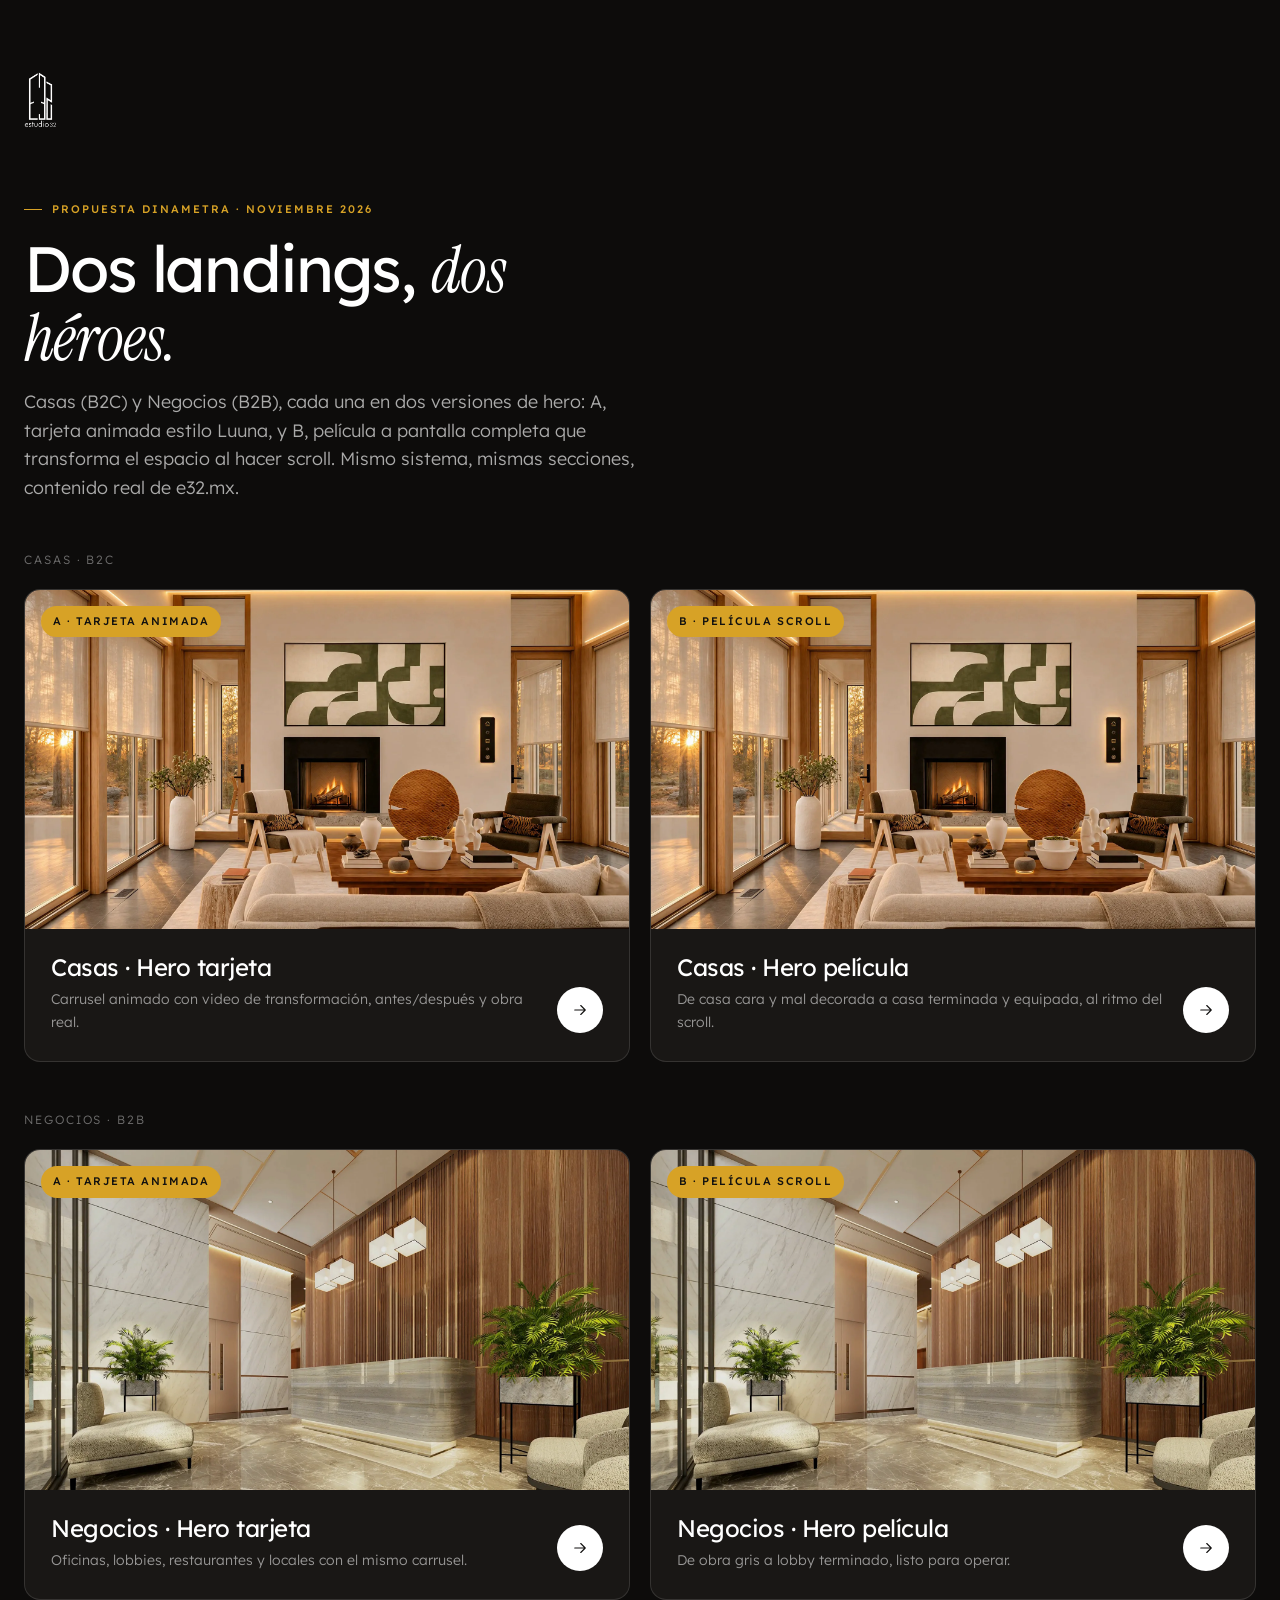
<file: index.html>
<!doctype html>
<html lang="es-MX">
<head>
<meta charset="utf-8"><meta name="viewport" content="width=device-width,initial-scale=1">
<title>Estudio 32 · Propuestas de landing</title>
<link rel="icon" href="media/img/logo.png">
<link href="https://fonts.googleapis.com/css2?family=Lexend:wght@300;400;500&family=Instrument+Serif:ital@0;1&family=Noto+Serif:ital,wght@0,400;0,500;1,400&display=swap" rel="stylesheet">
<link rel="stylesheet" href="shared/e32.css?v=46">
<style>
body{background:var(--dark);color:#fff;min-height:100vh}
.ix{padding:72px 0 96px}
.ix-top{display:flex;align-items:center;gap:16px;margin-bottom:64px}
.ix-top img{height:56px}
.ix h1{font-size:clamp(40px,5vw,72px);font-weight:400;letter-spacing:-.03em;line-height:1.02;margin:18px 0 16px;max-width:16ch}
.ix .lead{color:#ffffffa6;max-width:58ch}
.ix-grid{display:grid;grid-template-columns:repeat(2,1fr);gap:20px;margin-top:56px}
.ix-c{border-radius:var(--r-lg);overflow:hidden;background:var(--dark-2);border:1px solid var(--dark-line);transition:transform .5s var(--ease),border-color .3s}
.ix-c:hover{transform:translateY(-4px);border-color:#d7a22666}
.ix-c .im{aspect-ratio:16/9;position:relative;overflow:hidden}
.ix-c .im img{position:absolute;inset:0;width:100%;height:100%;object-fit:cover;transition:opacity .8s}
.ix-c .im img+img{opacity:0}.ix-c:hover .im img+img{opacity:1}
.ix-c .im span{position:absolute;top:16px;left:16px;font-size:11px;letter-spacing:.14em;text-transform:uppercase;padding:7px 12px;border-radius:999px;background:var(--gold);color:var(--ink);font-weight:500}
.ix-c .tx{padding:24px 26px 28px;display:flex;justify-content:space-between;align-items:flex-end;gap:20px}
.ix-c h2{font-size:24px;font-weight:400;letter-spacing:-.02em;line-height:1.2}
.ix-c p{font-size:14px;color:#ffffff8c;margin-top:6px}
.ix-c .go{width:46px;height:46px;border-radius:50%;background:#fff;color:var(--ink);display:grid;place-items:center;font-size:18px;flex:none}
.ix-row{font-size:12px;letter-spacing:.16em;text-transform:uppercase;color:#ffffff66;margin:48px 0 -36px}
@media (max-width:760px){.ix-grid{grid-template-columns:1fr}.ix{padding:40px 0 64px}}
</style>
</head>
<body>
<div class="wrap ix">
  <div class="ix-top"><img src="media/img/logo.png" alt="Estudio 32"></div>
  <span class="eyebrow" style="color:var(--gold)">Propuesta Dinametra · Noviembre 2026</span>
  <h1>Dos landings, <em>dos héroes.</em></h1>
  <p class="lead">Casas (B2C) y Negocios (B2B), cada una en dos versiones de hero: A, tarjeta animada estilo Luuna, y B, película a pantalla completa que transforma el espacio al hacer scroll. Mismo sistema, mismas secciones, contenido real de e32.mx.</p>
  <p class="ix-row">Casas · B2C</p>
  <div class="ix-grid">
    <a class="ix-c" href="casas-a.html"><div class="im"><img src="media/hero/home-after.webp" alt=""><img src="media/hero/home-before.webp" alt=""><span>A · Tarjeta animada</span></div><div class="tx"><div><h2>Casas · Hero tarjeta</h2><p>Carrusel animado con video de transformación, antes/después y obra real.</p></div><span class="go"><svg class="ico" viewBox="0 0 24 24"><path d="M5 12h14M13 6l6 6-6 6"/></svg></span></div></a>
    <a class="ix-c" href="casas-b.html"><div class="im"><img src="media/hero/home-after.webp" alt=""><img src="media/hero/home-before.webp" alt=""><span>B · Película scroll</span></div><div class="tx"><div><h2>Casas · Hero película</h2><p>De casa cara y mal decorada a casa terminada y equipada, al ritmo del scroll.</p></div><span class="go"><svg class="ico" viewBox="0 0 24 24"><path d="M5 12h14M13 6l6 6-6 6"/></svg></span></div></a>
  </div>
  <p class="ix-row">Negocios · B2B</p>
  <div class="ix-grid">
    <a class="ix-c" href="negocios-a.html"><div class="im"><img src="media/hero/local-after.webp" alt=""><img src="media/hero/local-before.webp" alt=""><span>A · Tarjeta animada</span></div><div class="tx"><div><h2>Negocios · Hero tarjeta</h2><p>Oficinas, lobbies, restaurantes y locales con el mismo carrusel.</p></div><span class="go"><svg class="ico" viewBox="0 0 24 24"><path d="M5 12h14M13 6l6 6-6 6"/></svg></span></div></a>
    <a class="ix-c" href="negocios-b.html"><div class="im"><img src="media/hero/local-after.webp" alt=""><img src="media/hero/local-before.webp" alt=""><span>B · Película scroll</span></div><div class="tx"><div><h2>Negocios · Hero película</h2><p>De obra gris a lobby terminado, listo para operar.</p></div><span class="go"><svg class="ico" viewBox="0 0 24 24"><path d="M5 12h14M13 6l6 6-6 6"/></svg></span></div></a>
  </div>
</div>
</body>
</html>
</file>
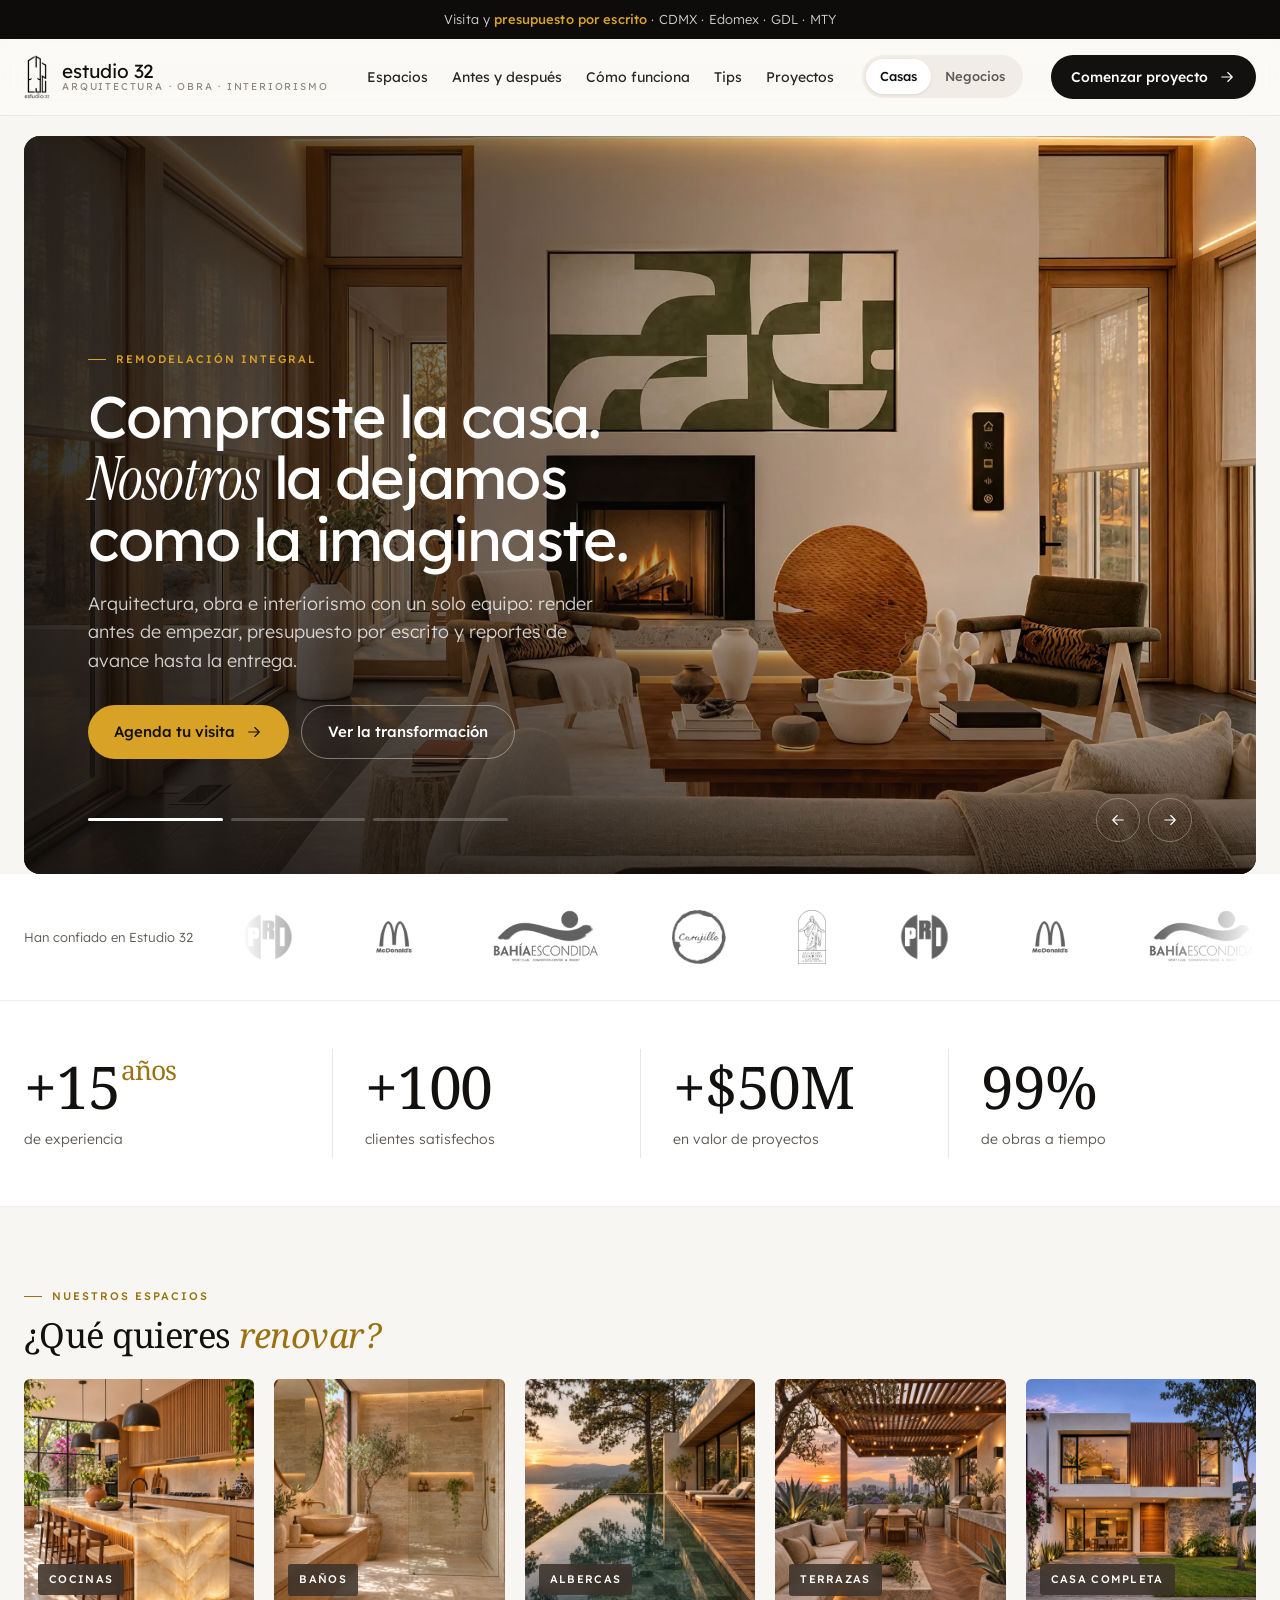
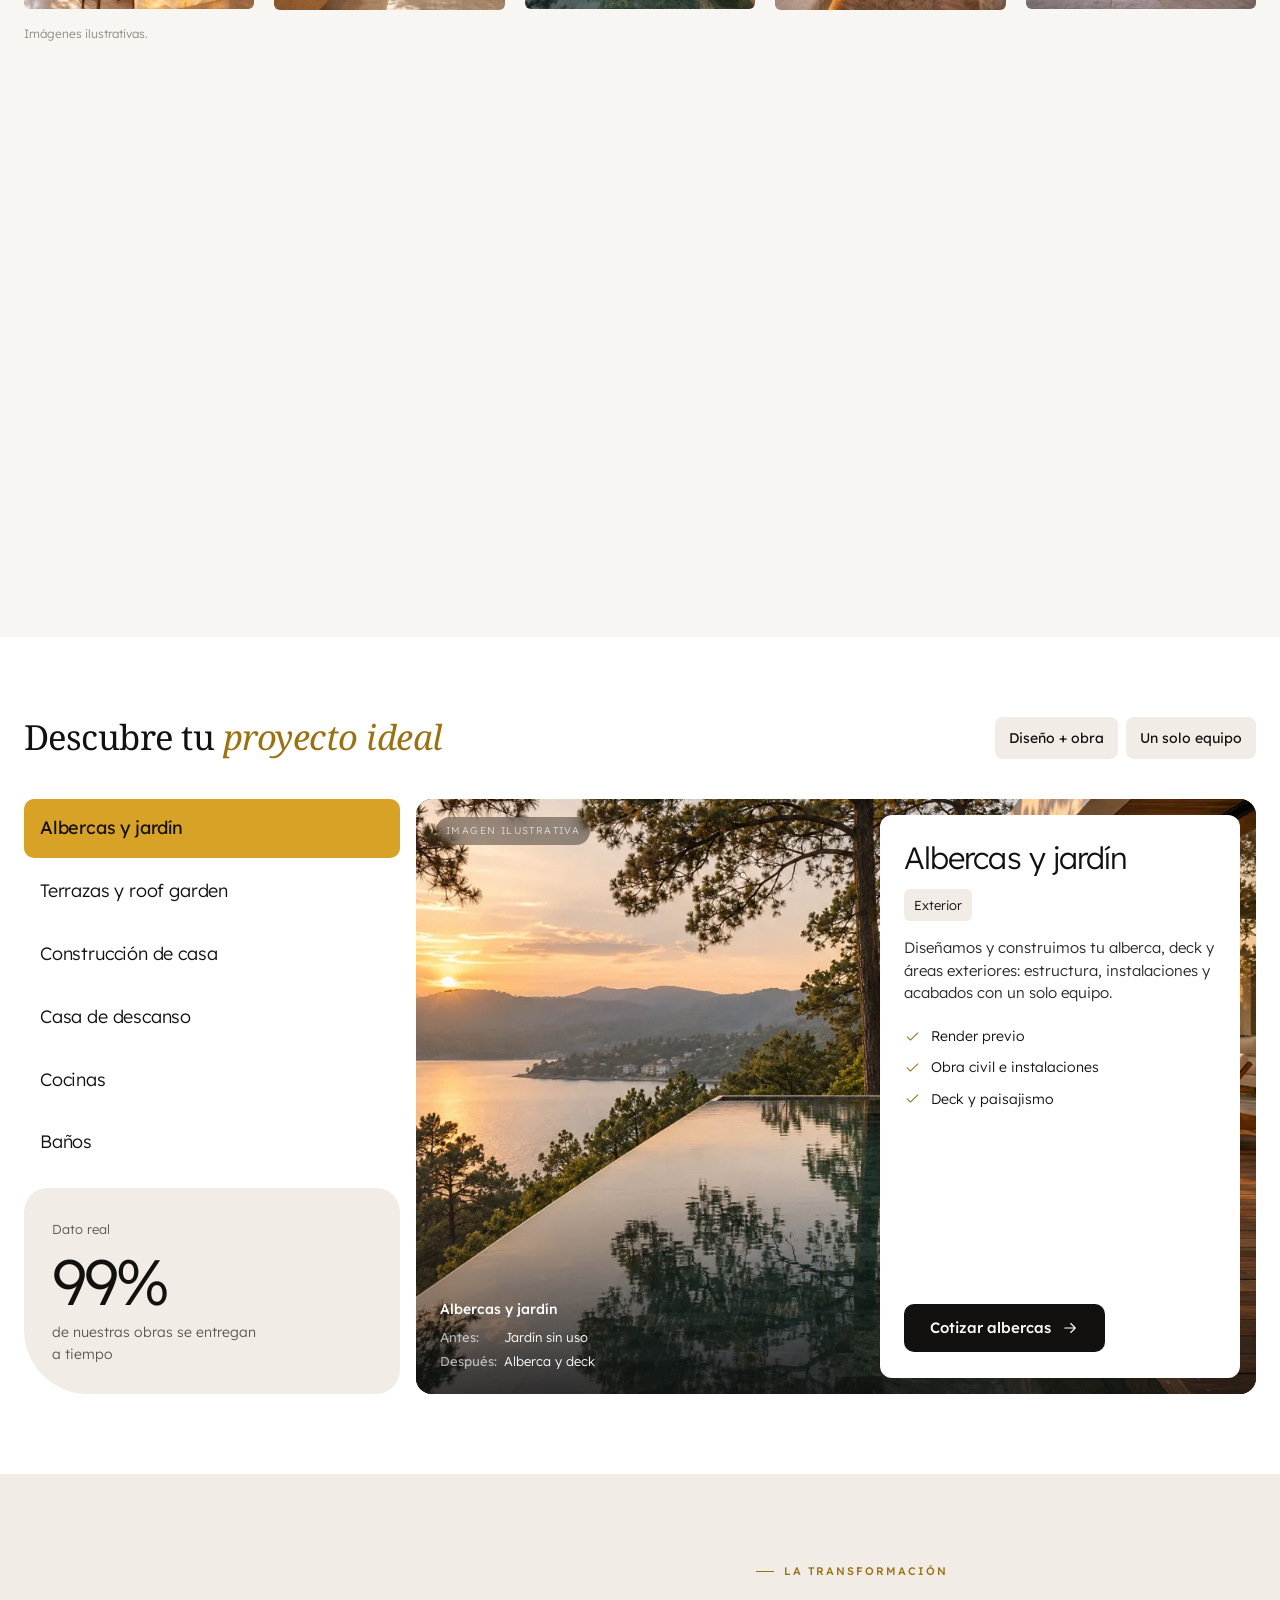
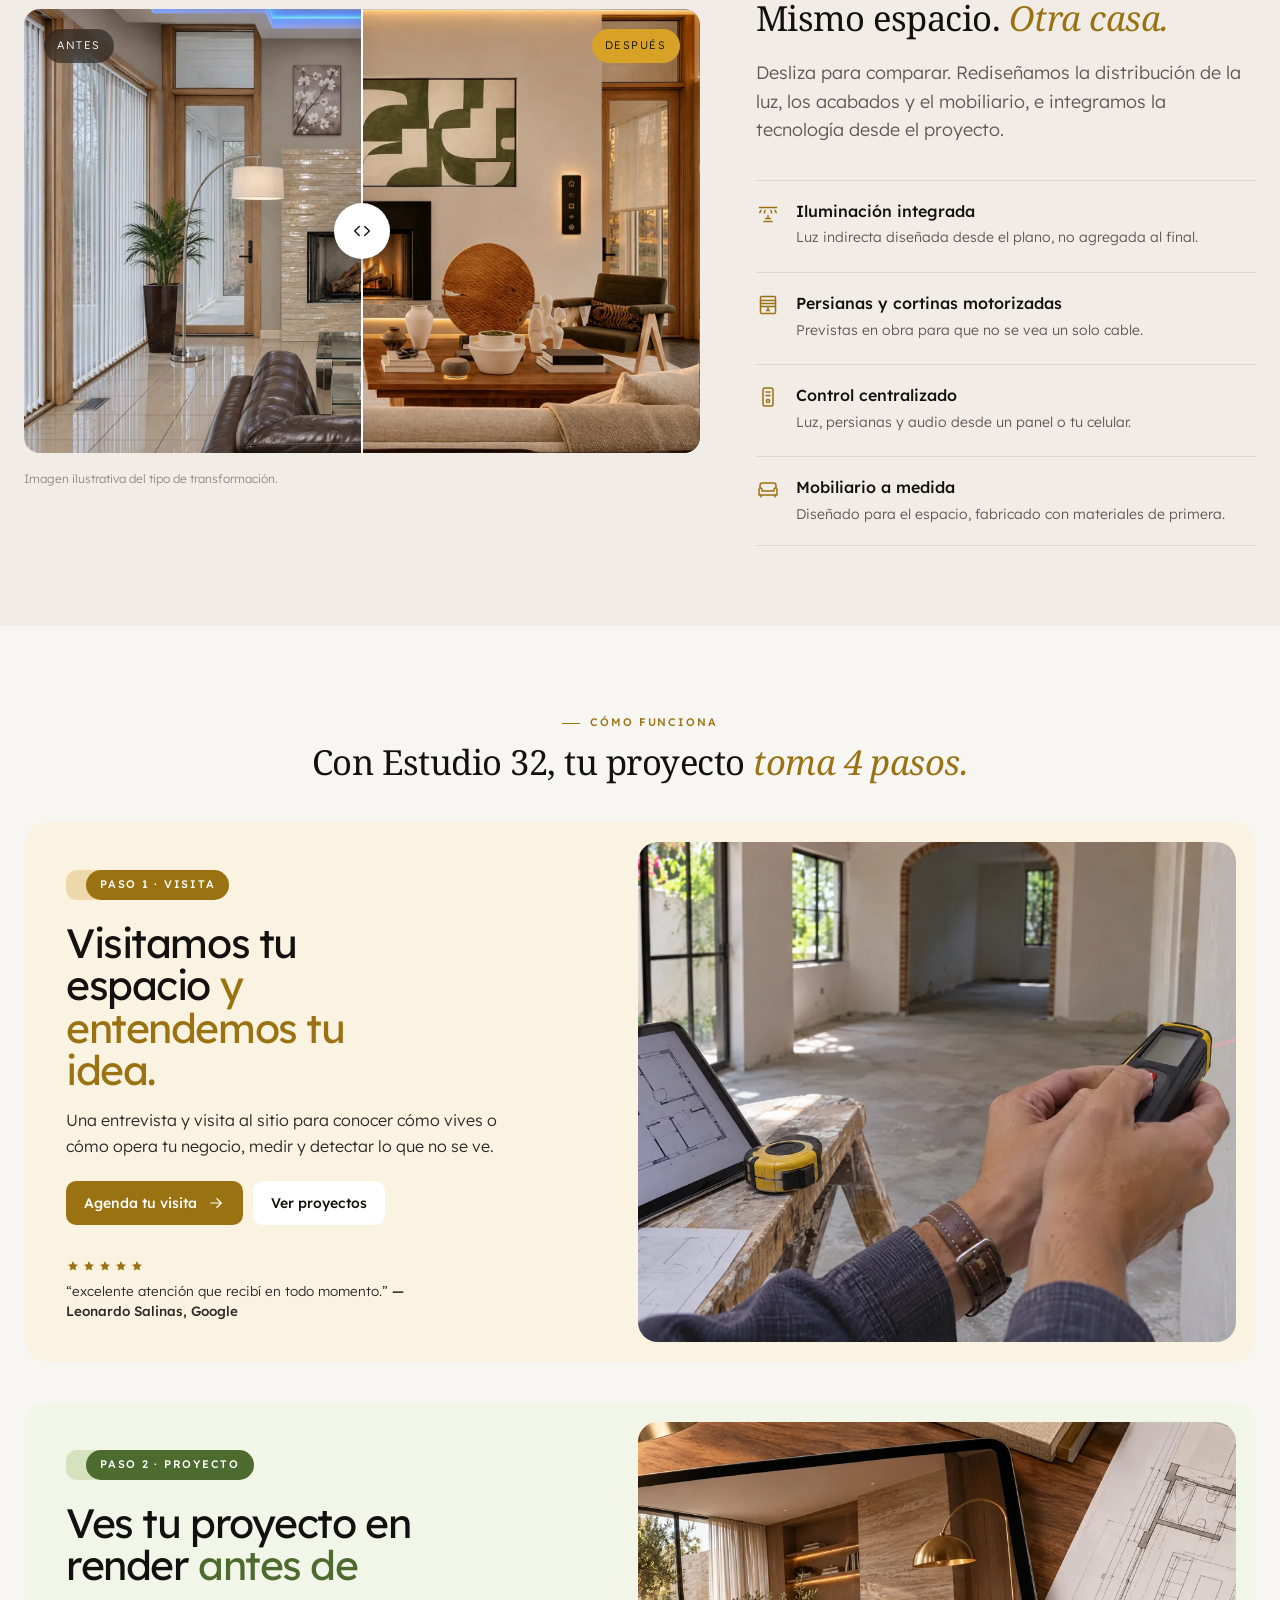
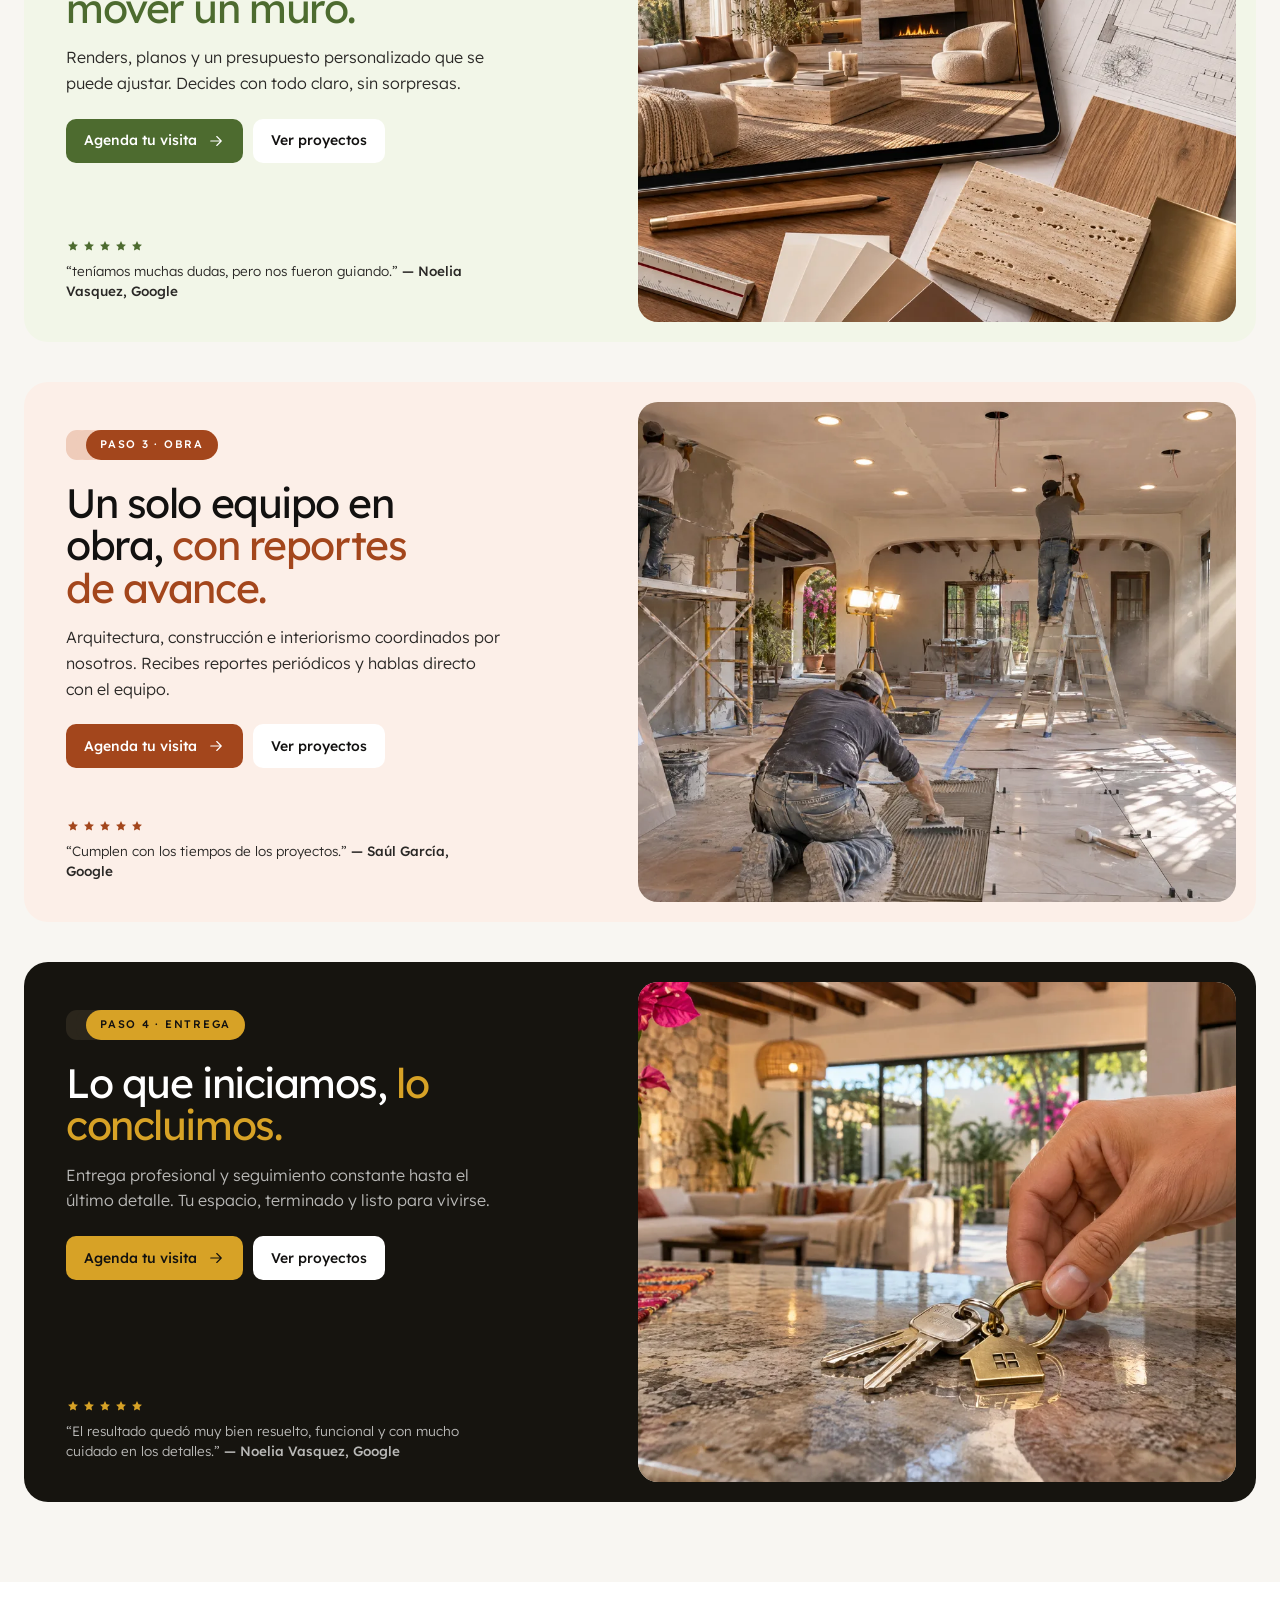
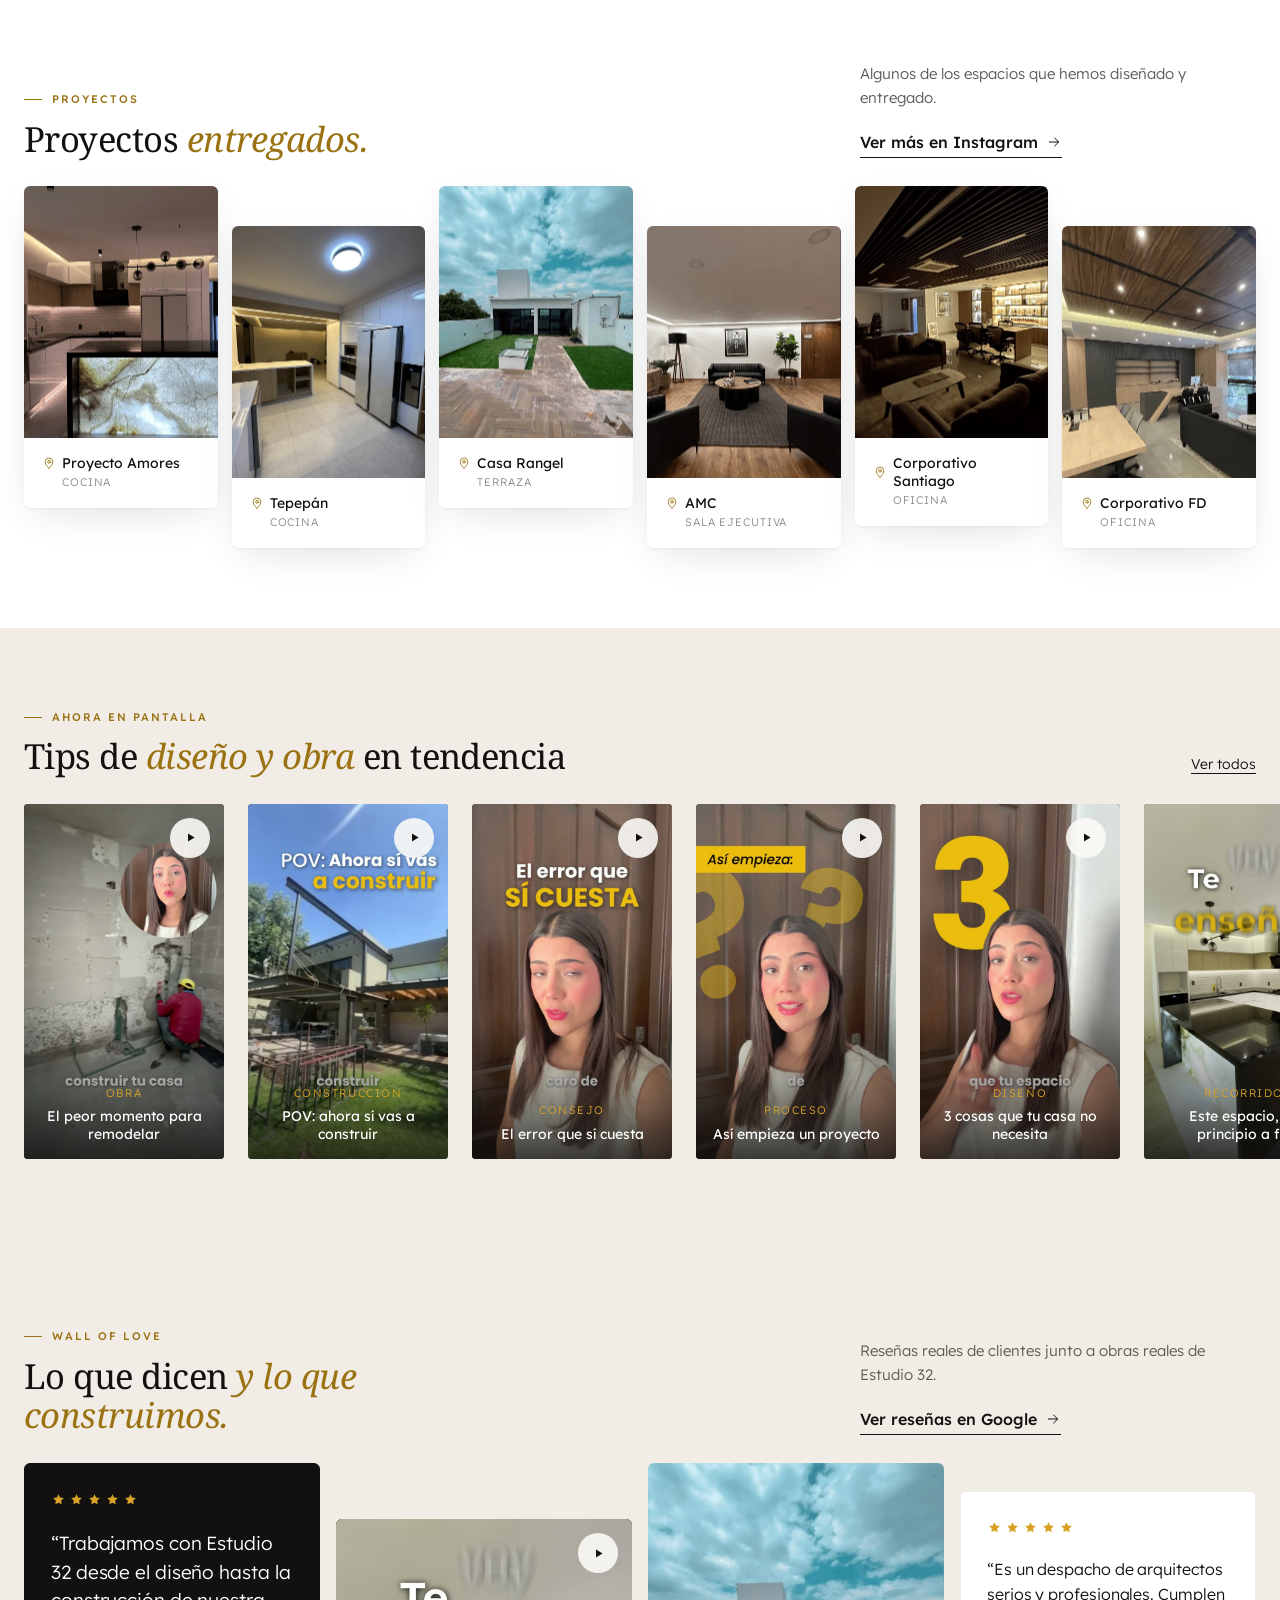
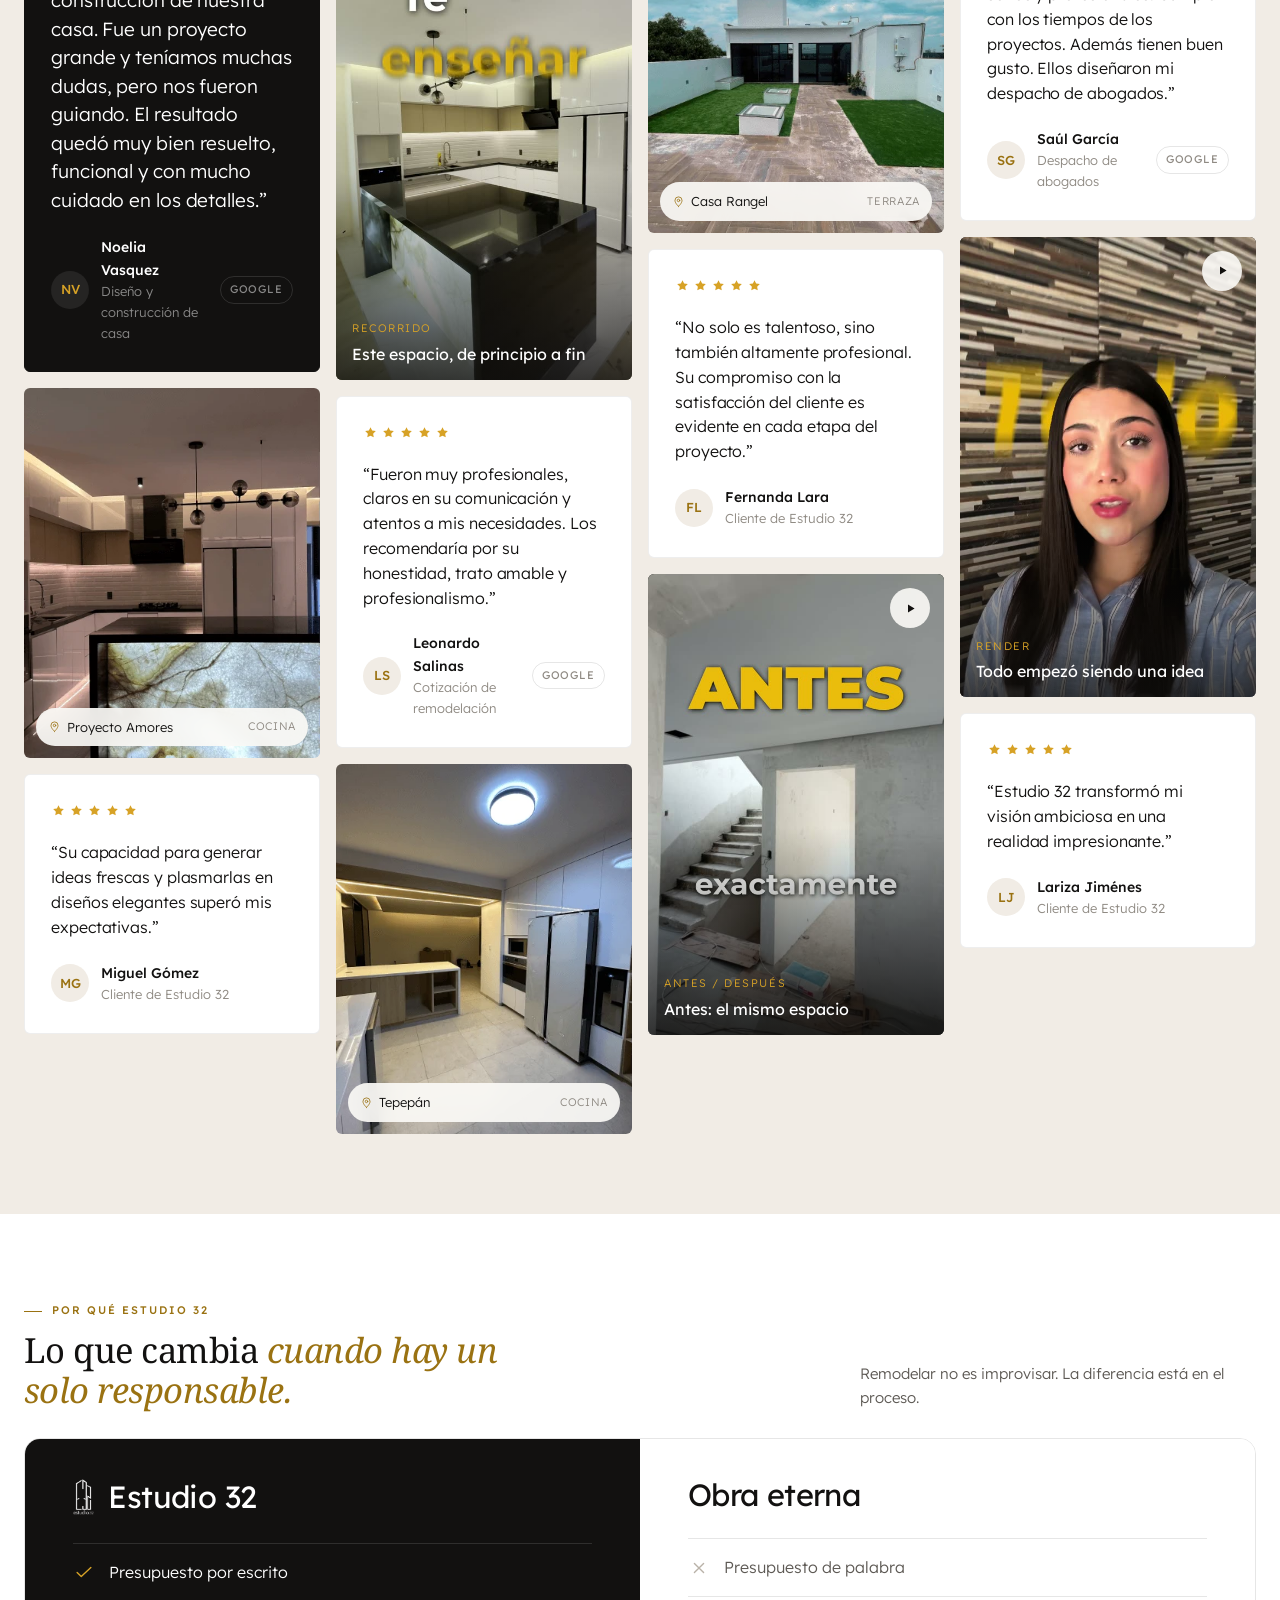
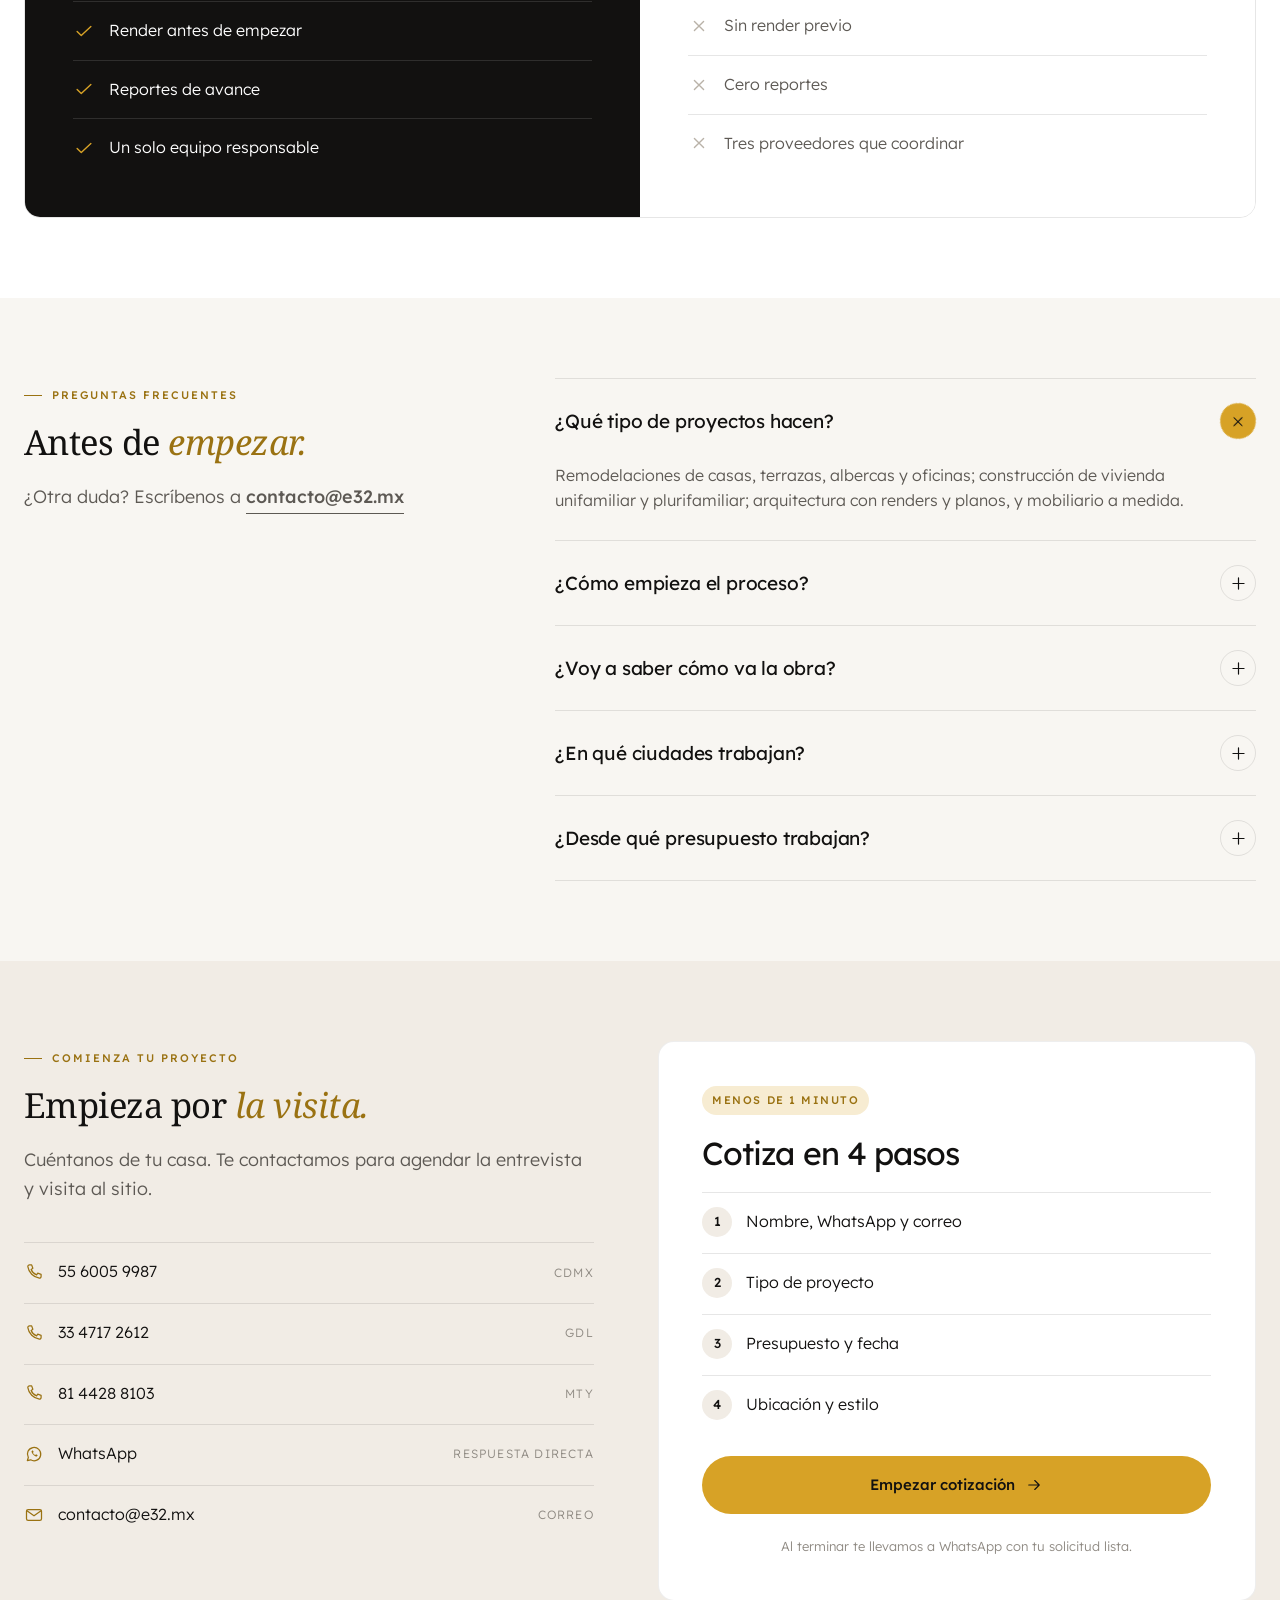
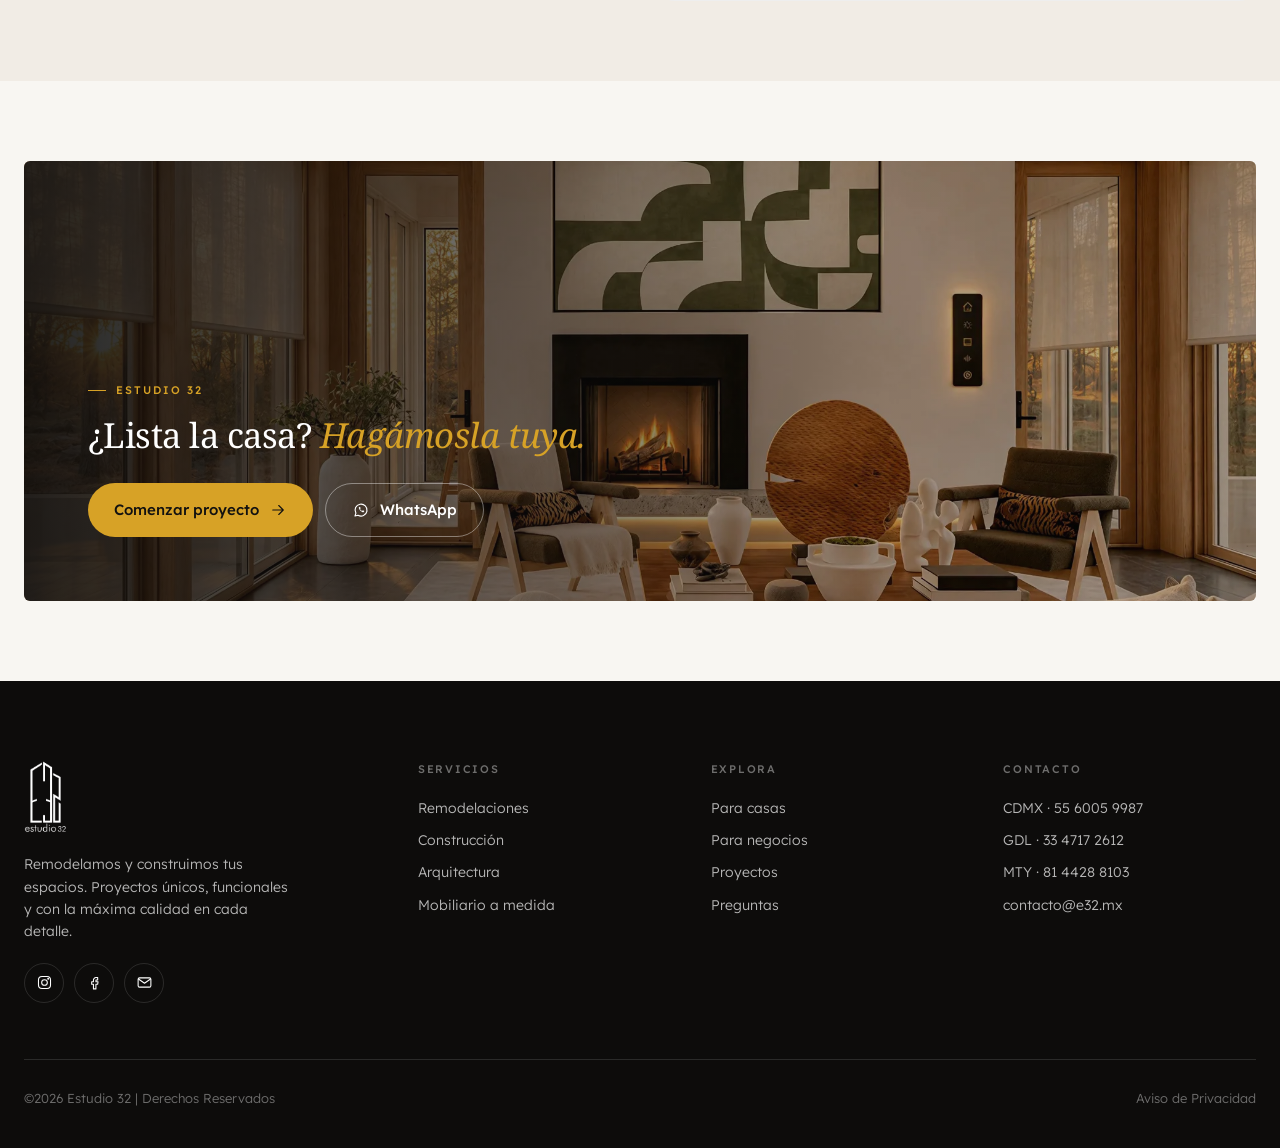
<file: casas-a.html>
<!doctype html>
<html lang="es-MX">
<head>
<meta charset="utf-8">
<meta name="viewport" content="width=device-width,initial-scale=1,viewport-fit=cover">
<title>Estudio 32</title>
<meta name="description" content="Estudio 32: arquitectura, obra e interiorismo con un solo equipo. Render antes de empezar, presupuesto por escrito y reportes de avance.">
<meta name="theme-color" content="#0d0c0b">
<link rel="icon" href="media/img/logo.png">
<link rel="preconnect" href="https://fonts.googleapis.com"><link rel="preconnect" href="https://fonts.gstatic.com" crossorigin>
<link href="https://fonts.googleapis.com/css2?family=Lexend:wght@300;400;500&family=Instrument+Serif:ital@0;1&family=Noto+Serif:ital,wght@0,400;0,500;1,400&display=swap" rel="stylesheet">
<link rel="stylesheet" href="shared/e32.css?v=46">
</head>
<body>
<div id="app"></div>
<script src="shared/icons.js?v=46"></script>
<script src="shared/data.js?v=46"></script>
<script src="shared/sections2.js?v=46"></script>
<script src="shared/app.js?v=46"></script>
<script>E32.page('casas','card')</script>
</body>
</html>
</file>
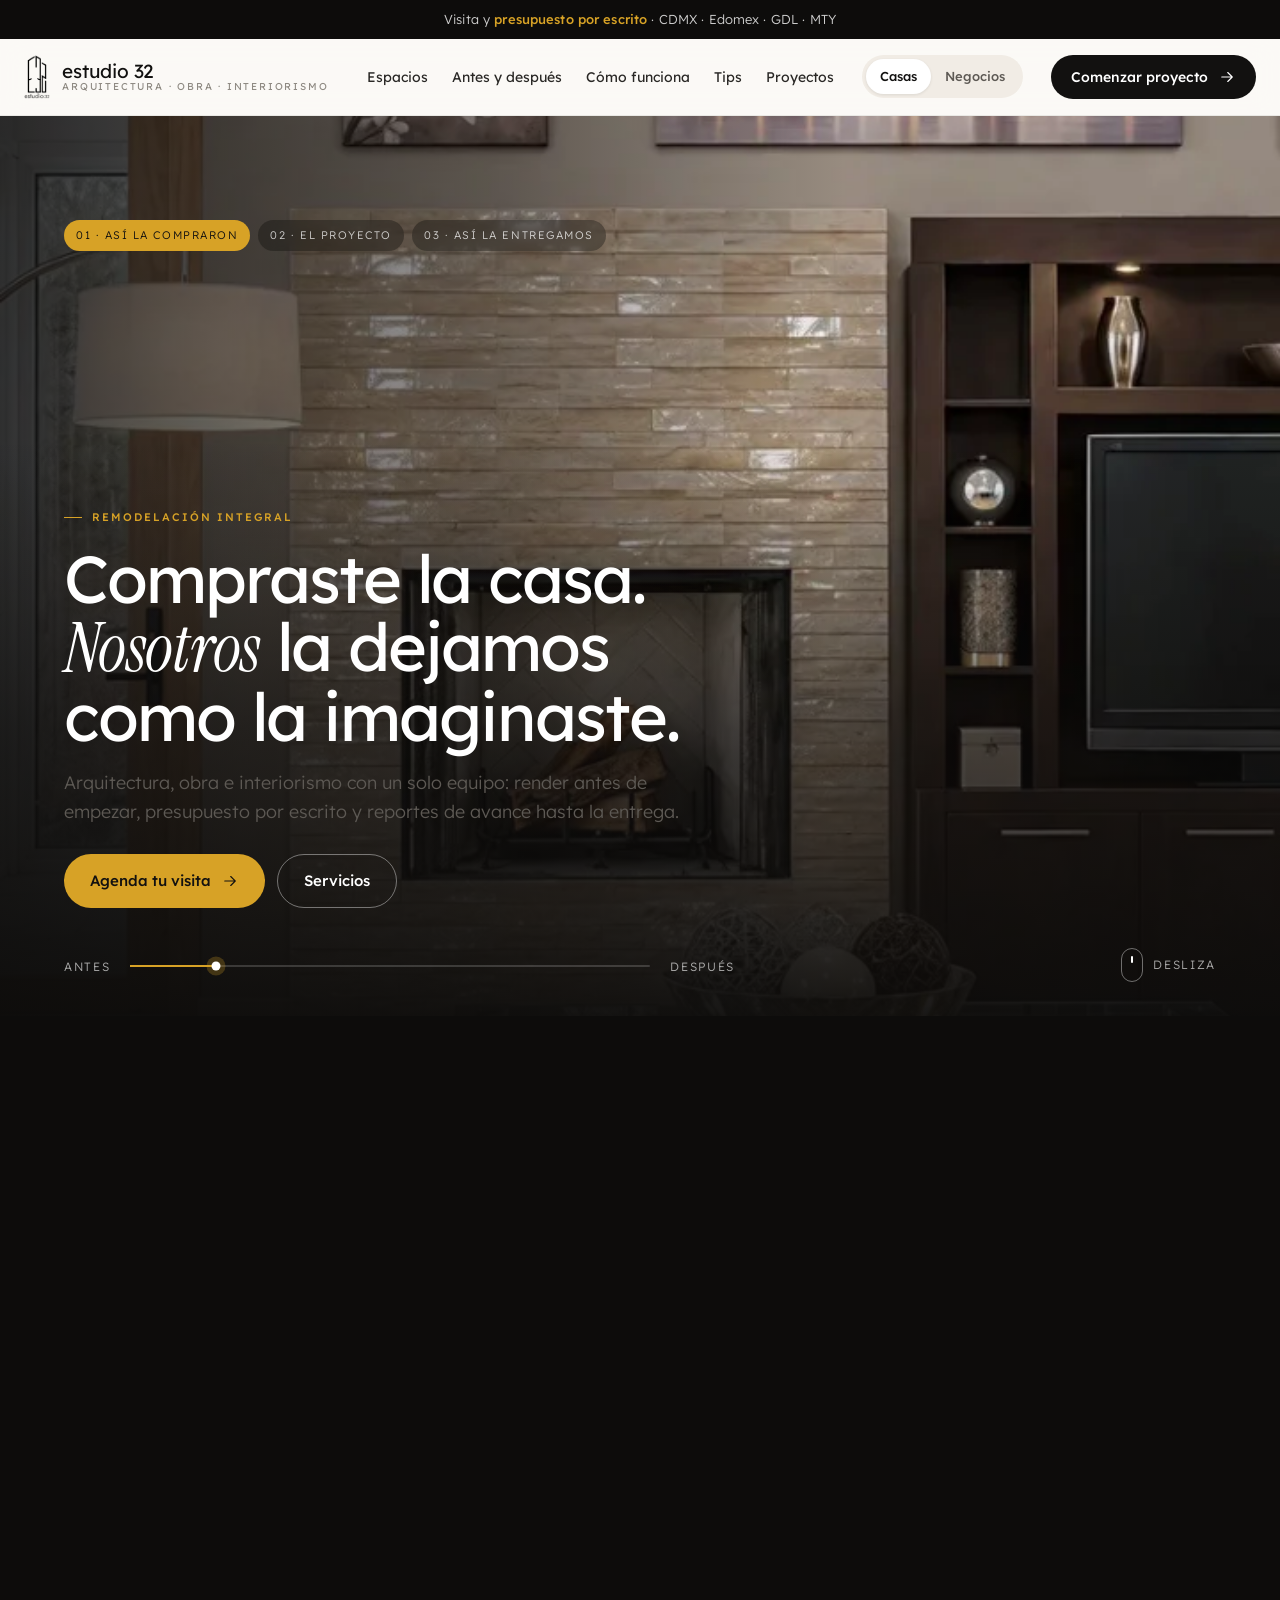
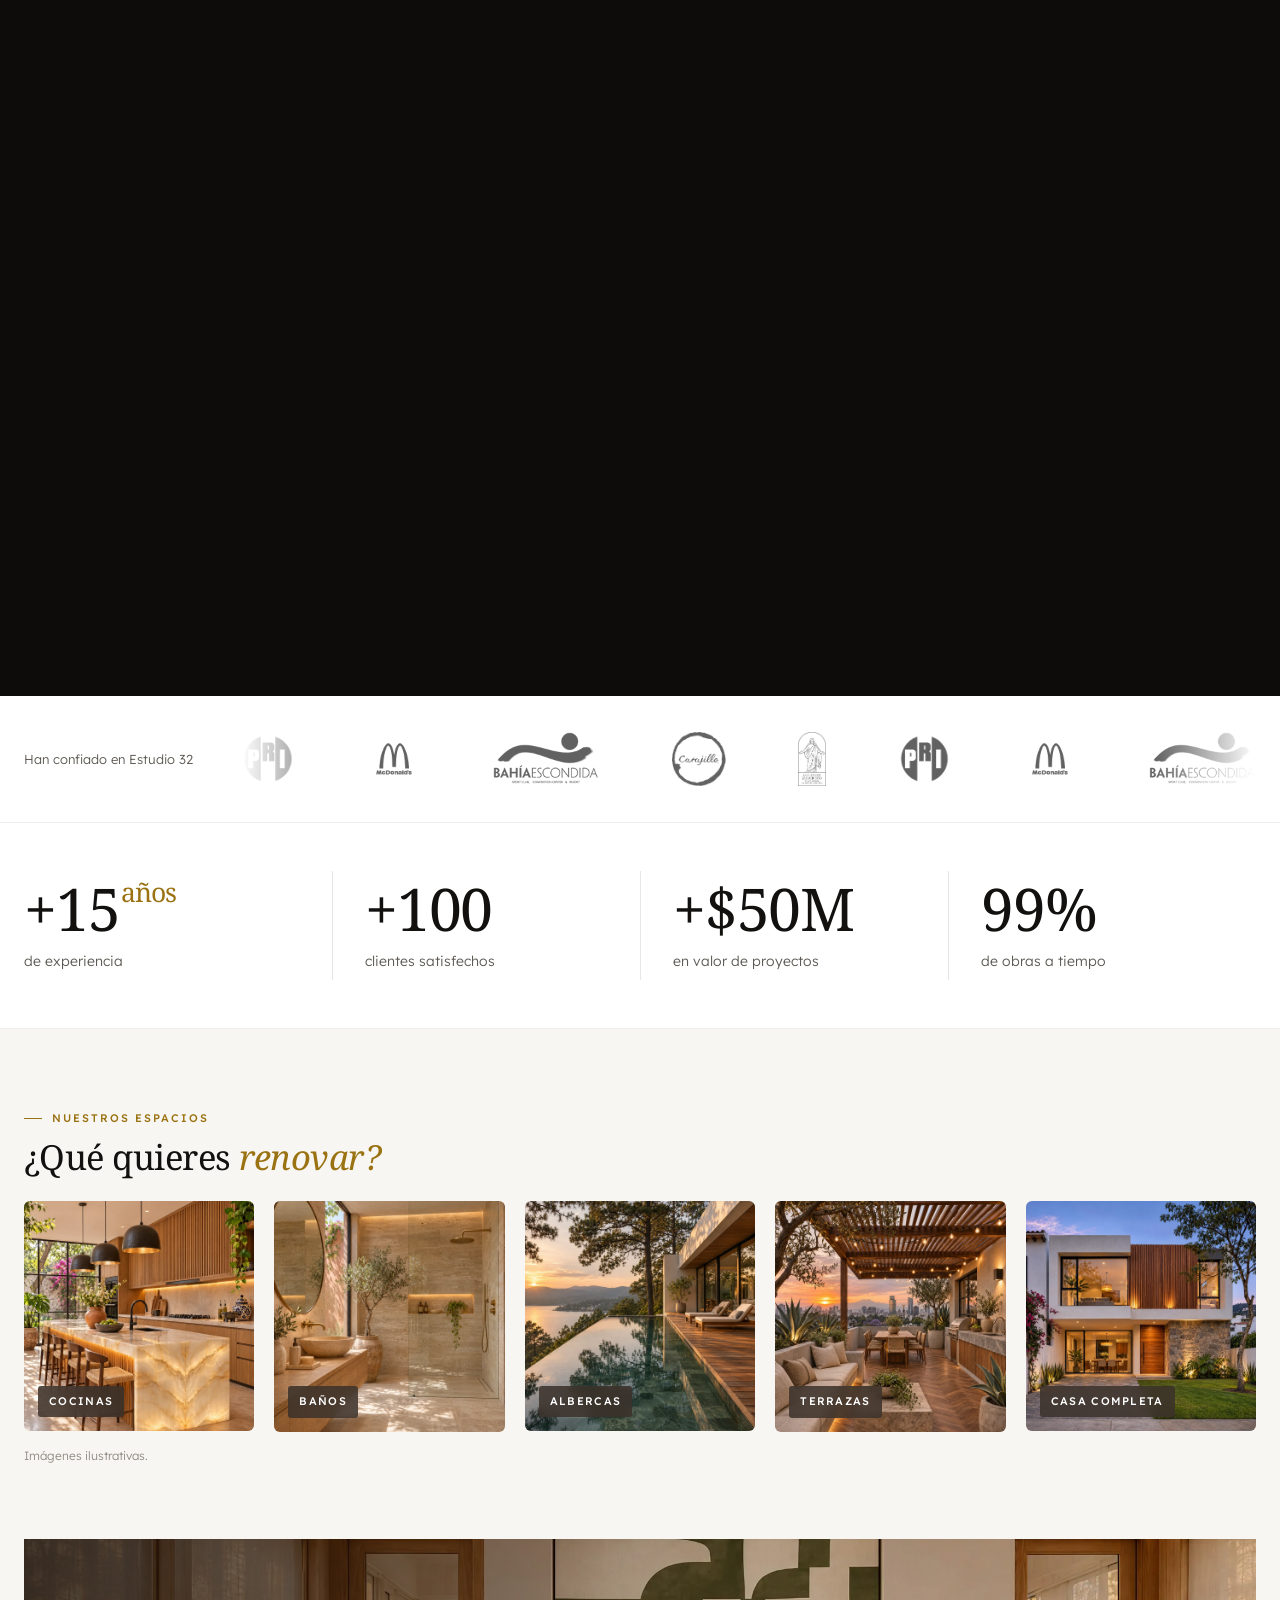
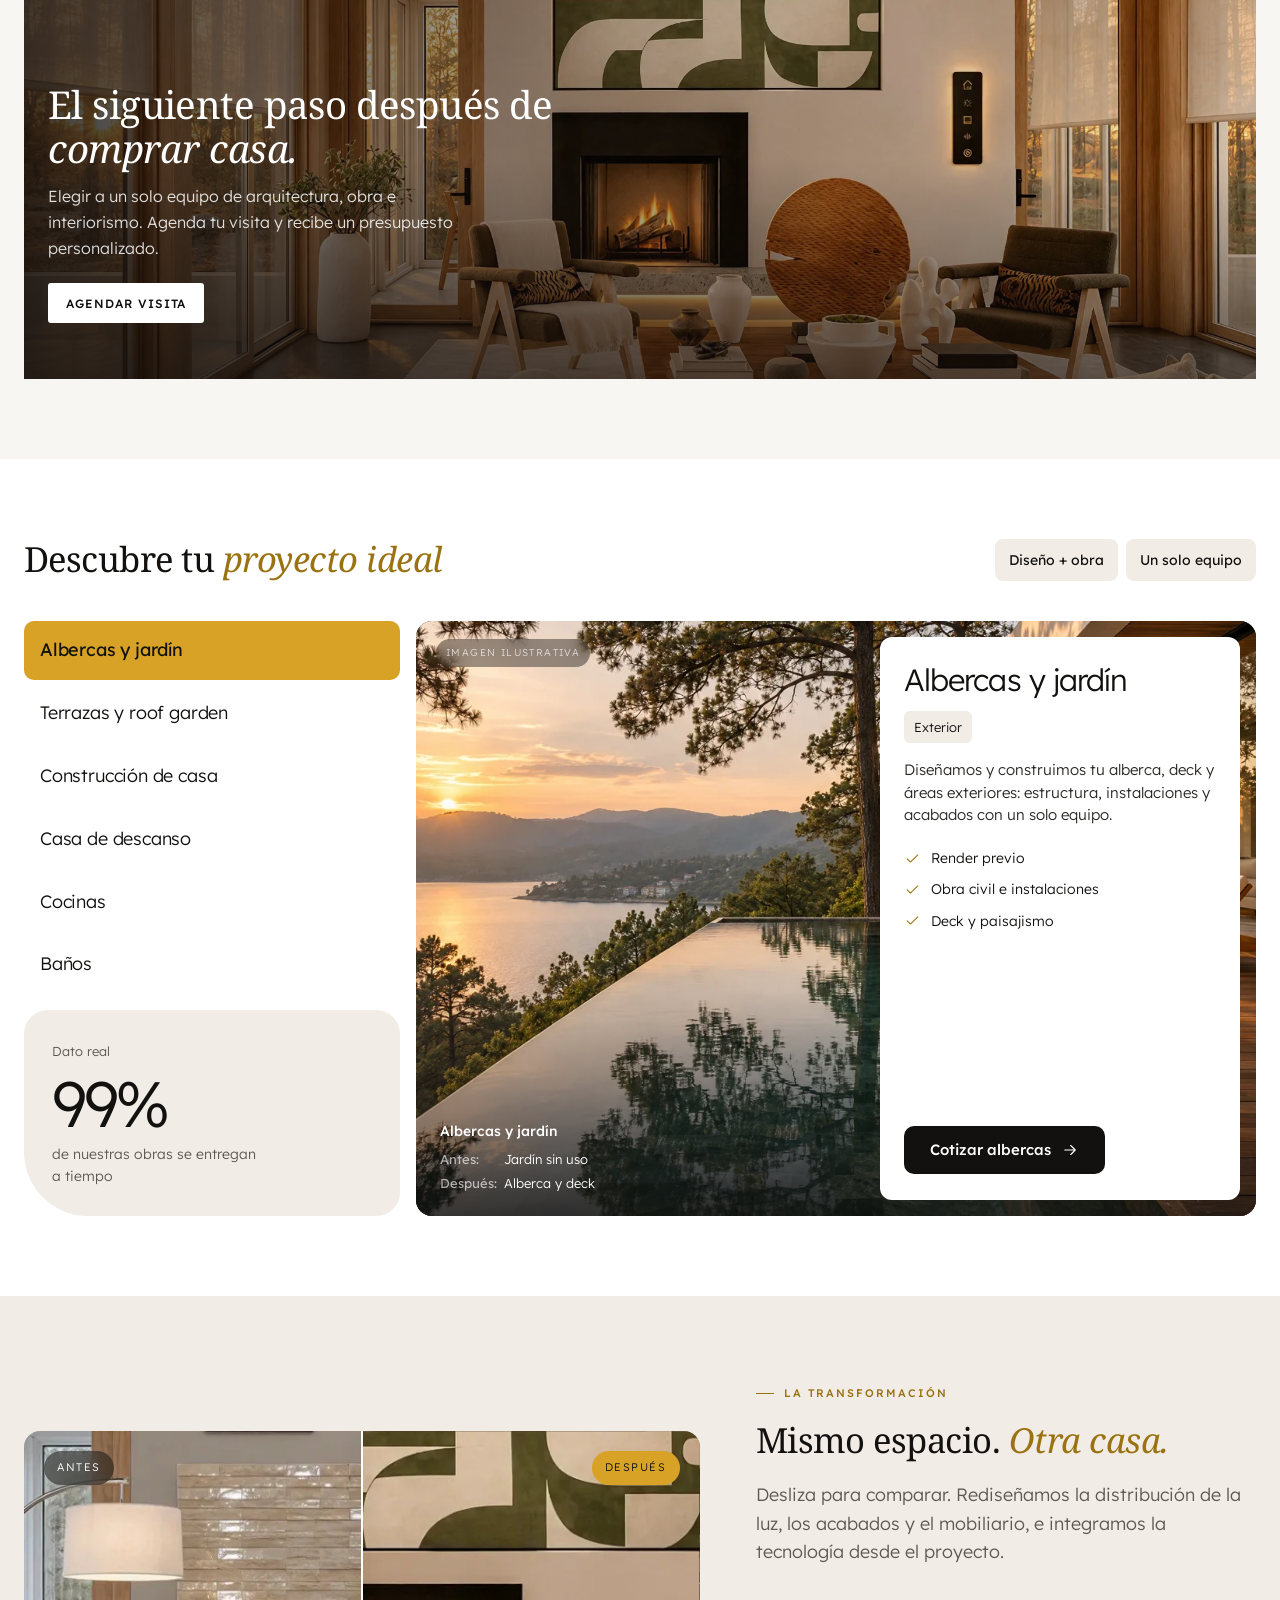
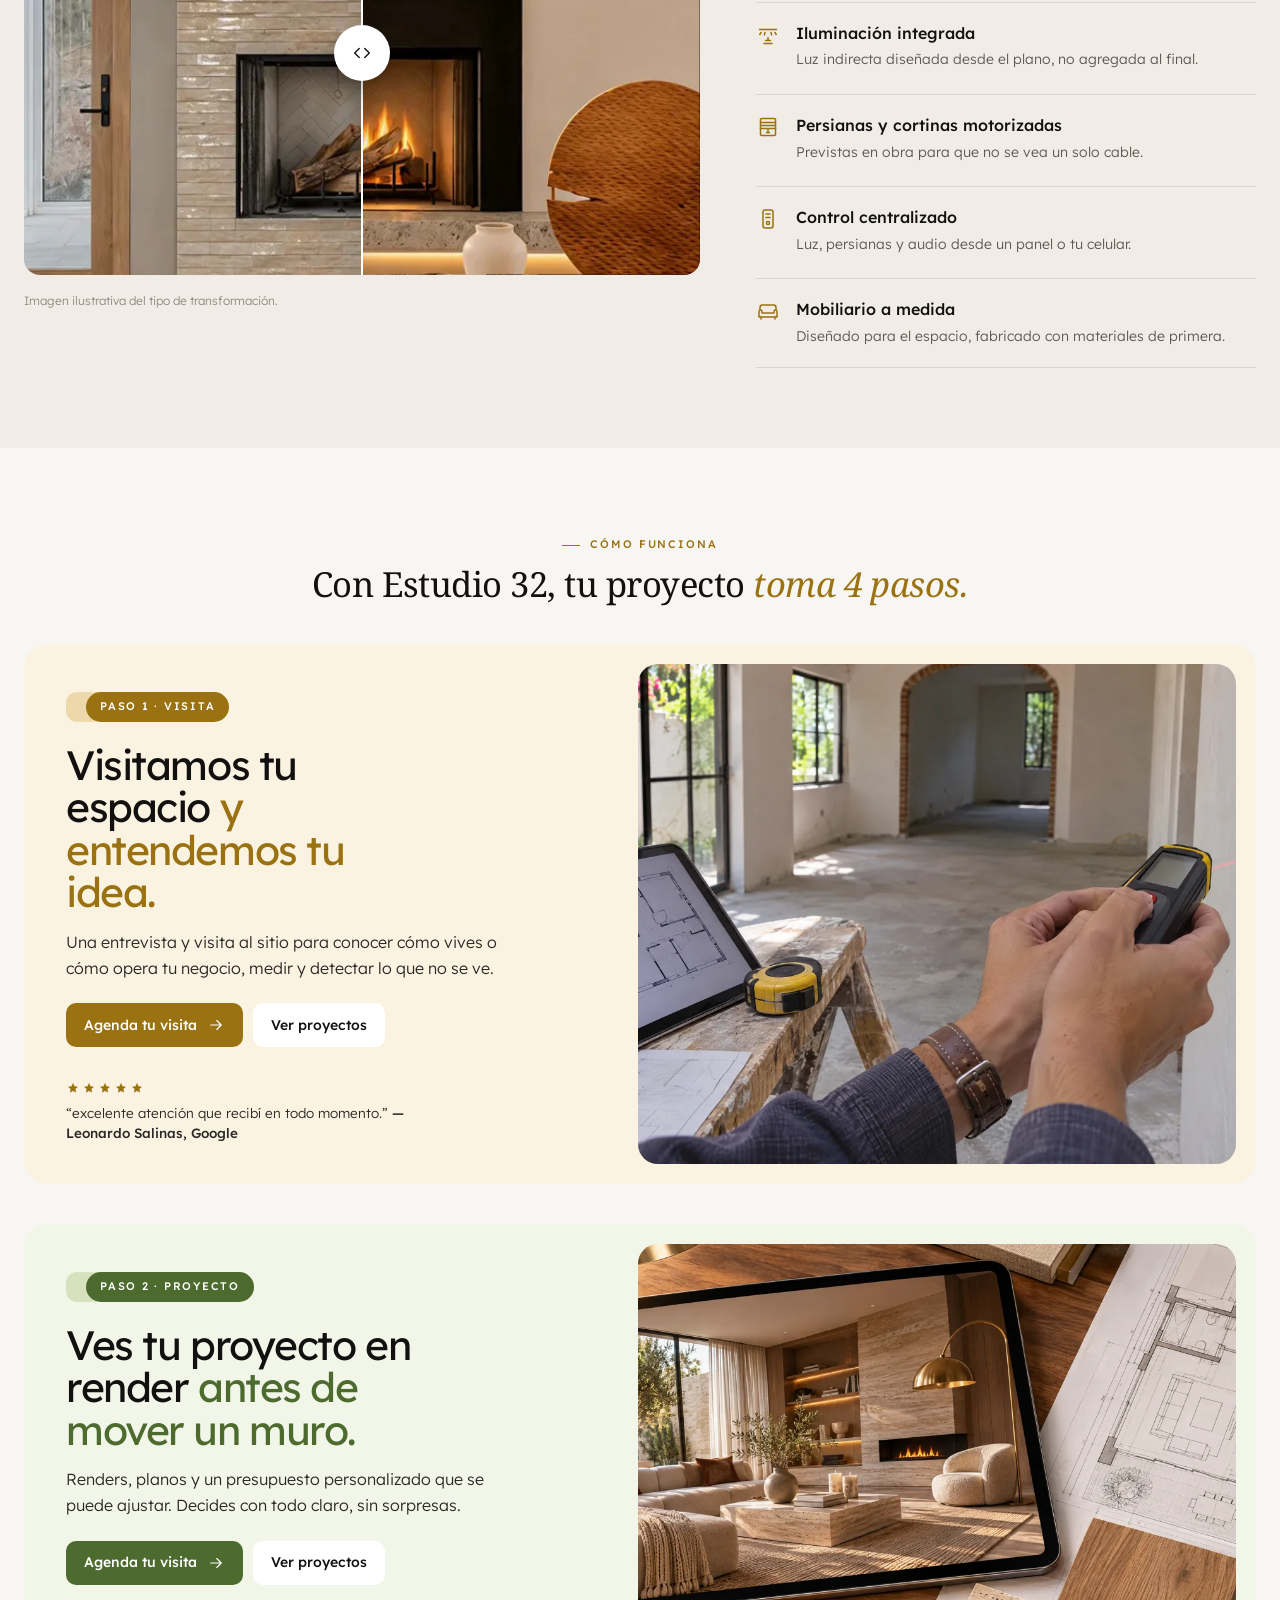
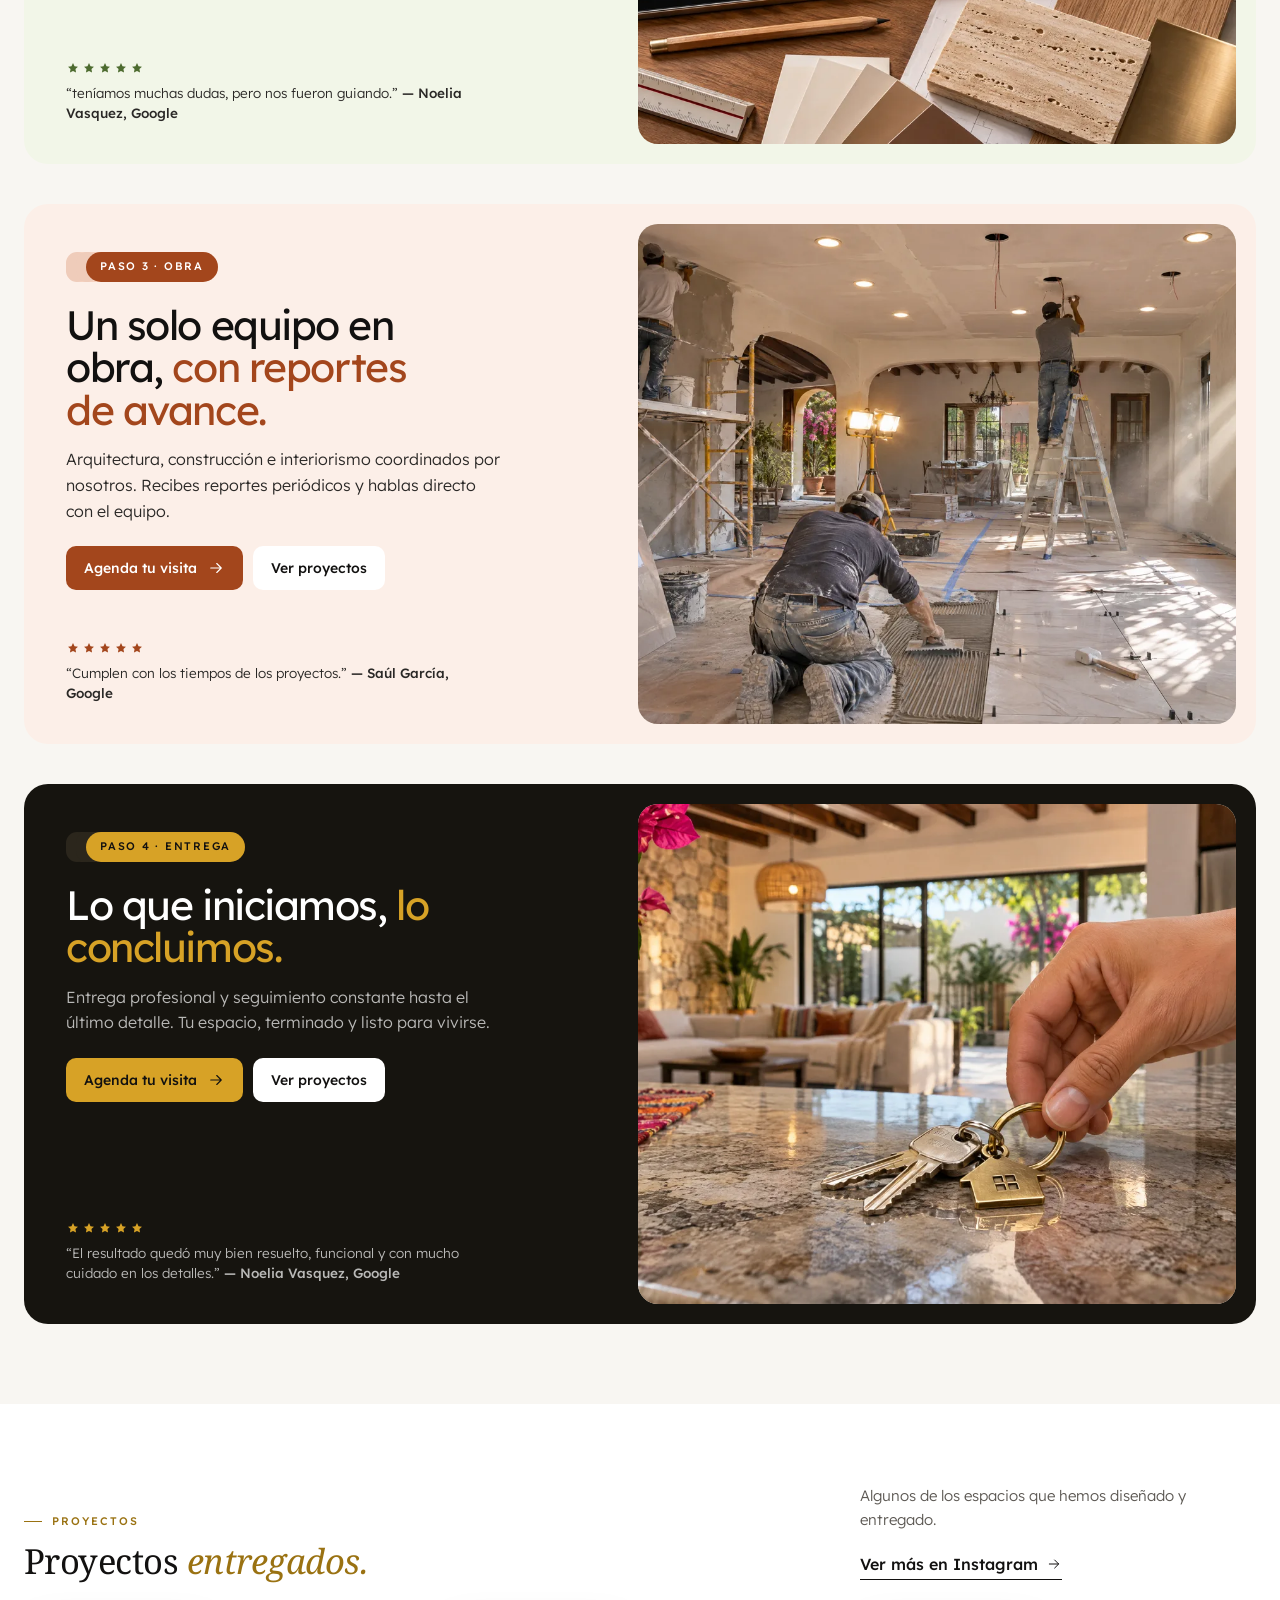
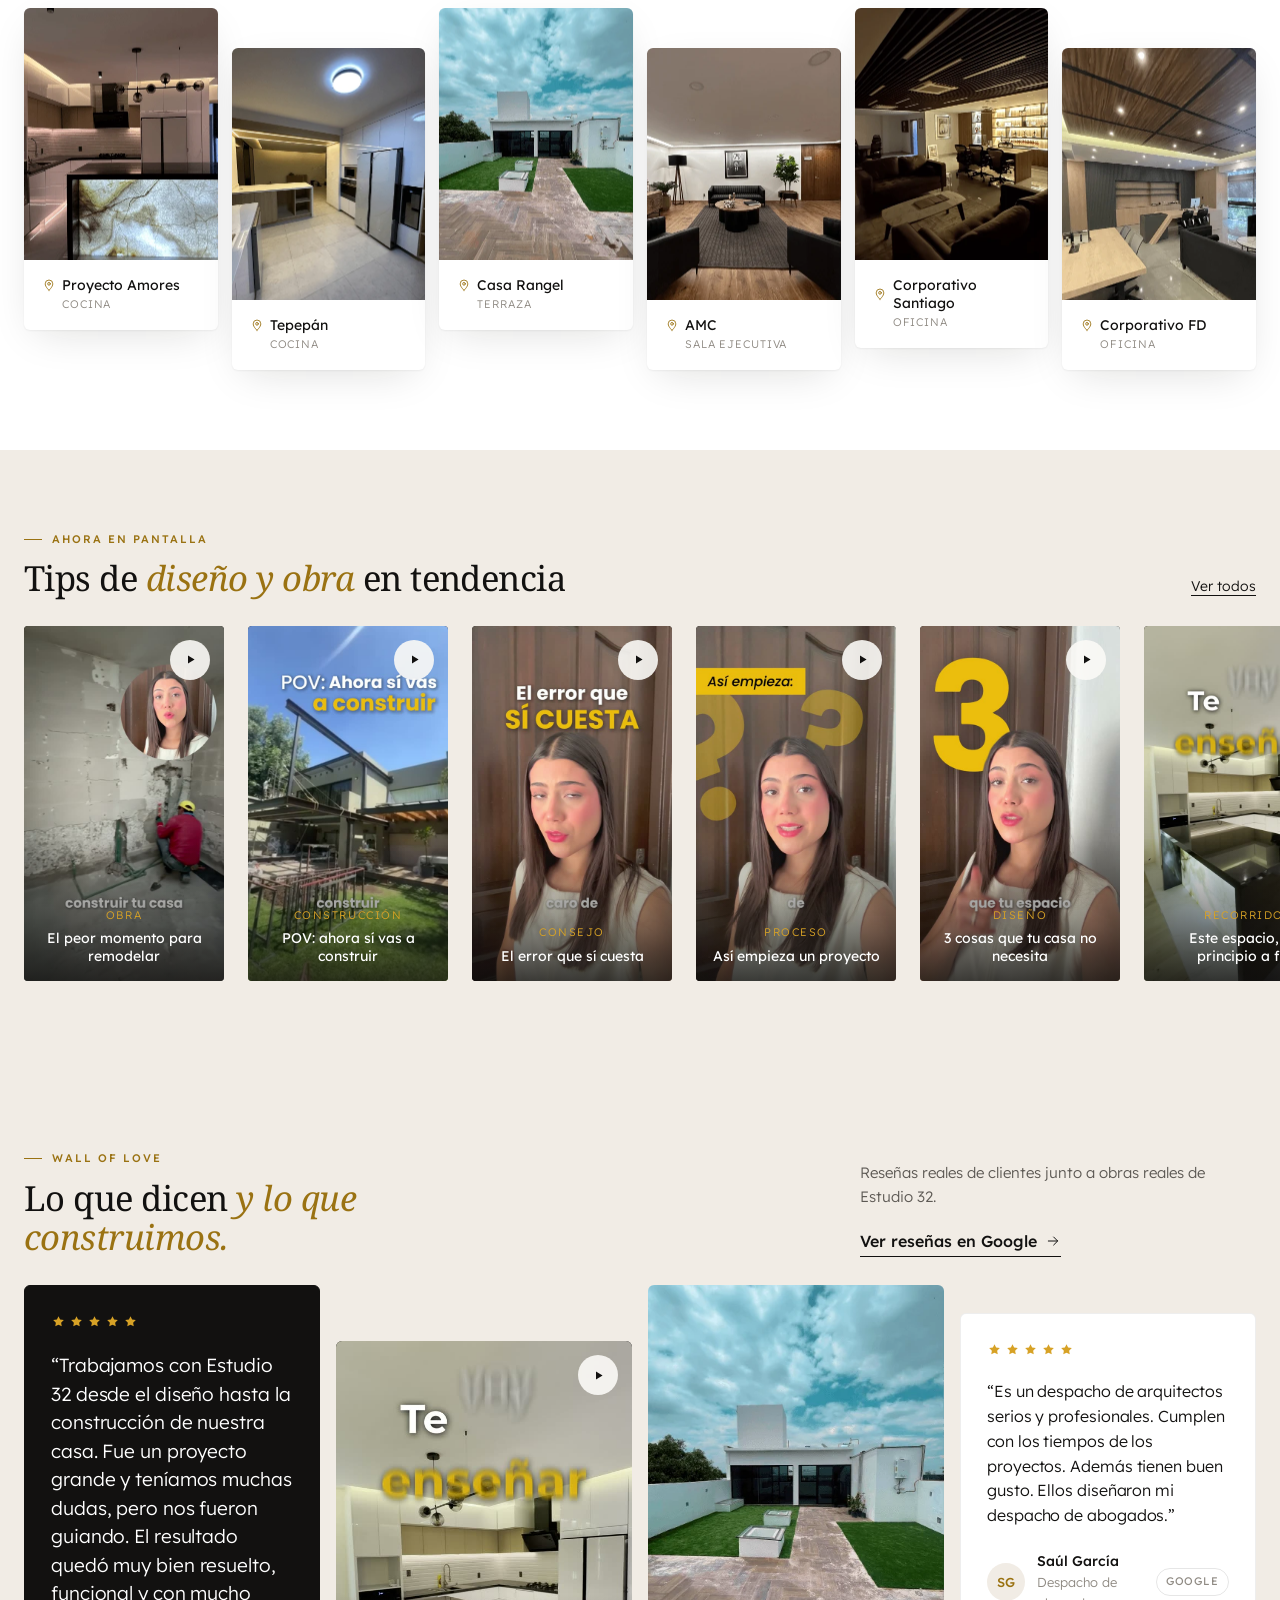
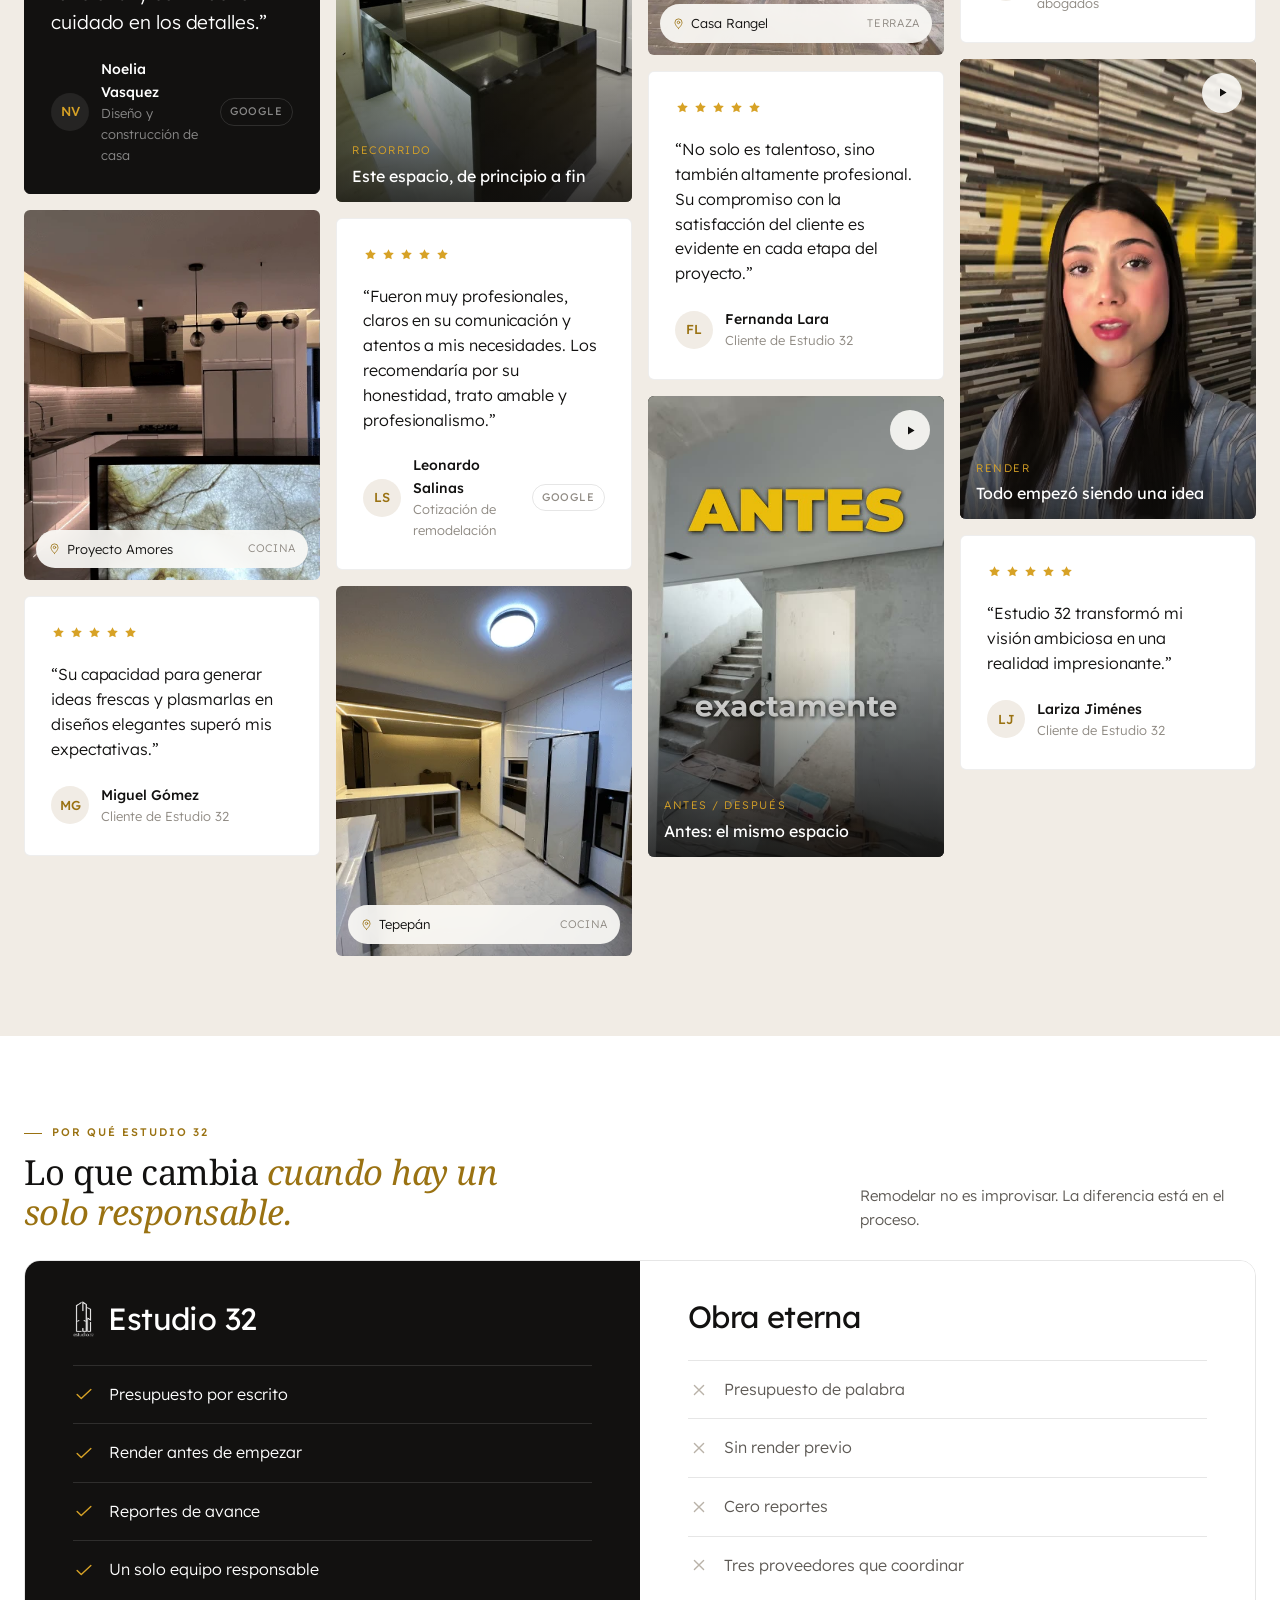
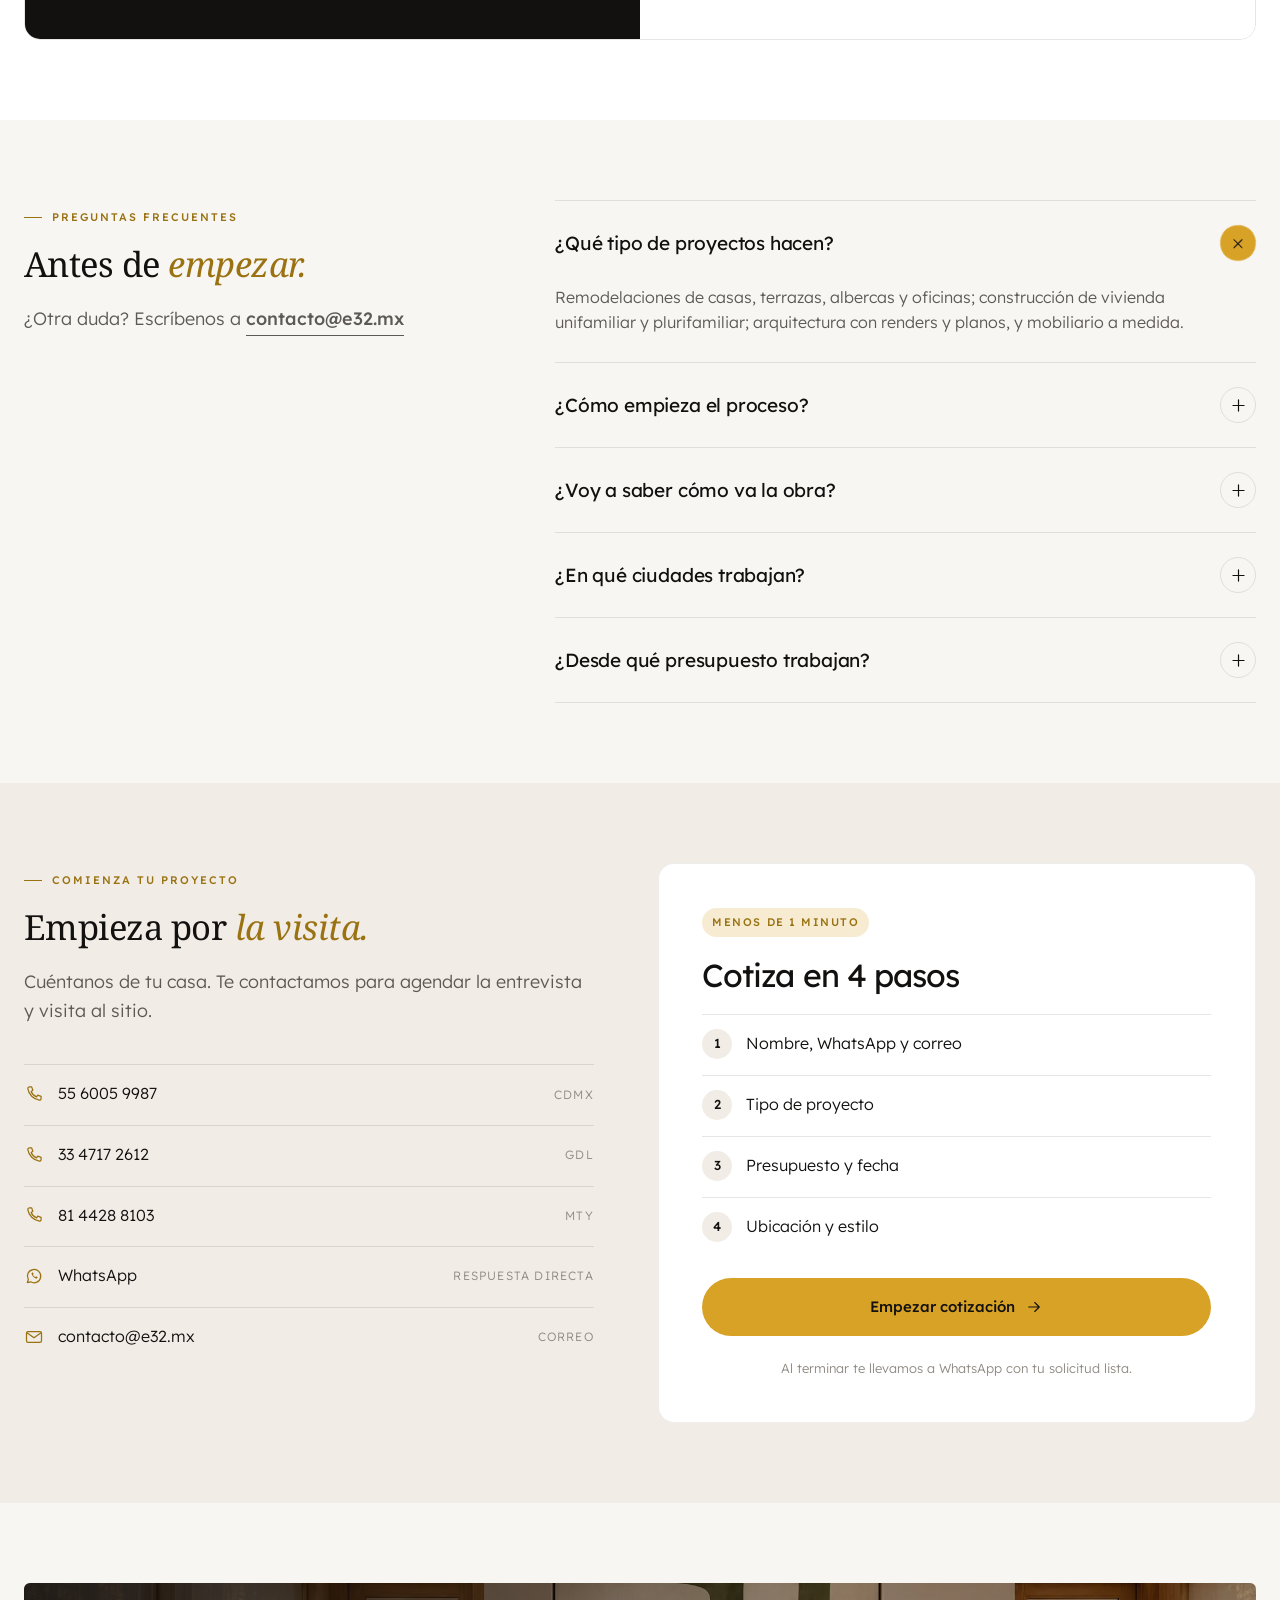
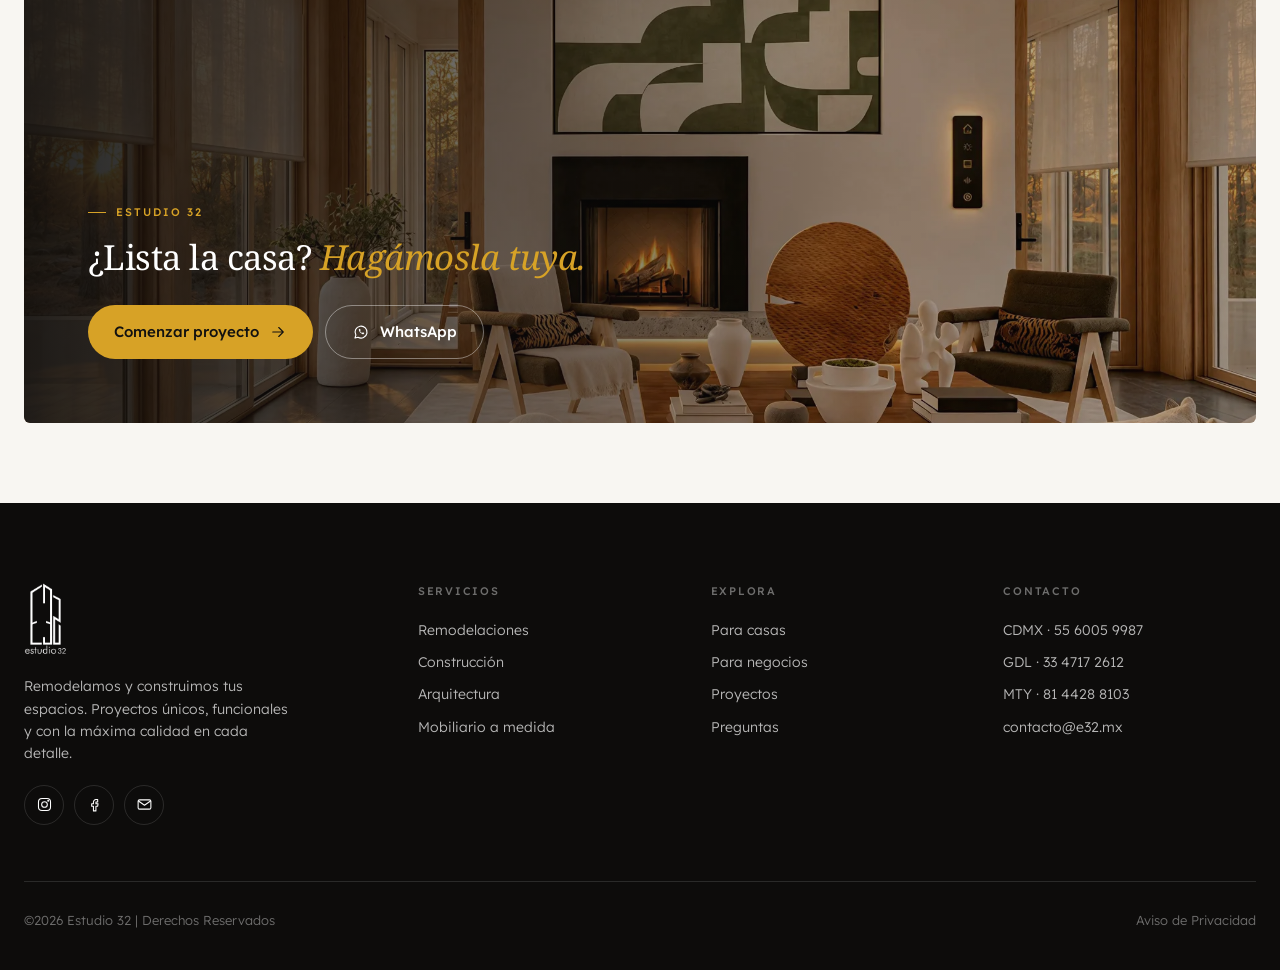
<file: casas-b.html>
<!doctype html>
<html lang="es-MX">
<head>
<meta charset="utf-8">
<meta name="viewport" content="width=device-width,initial-scale=1,viewport-fit=cover">
<title>Estudio 32</title>
<meta name="description" content="Estudio 32: arquitectura, obra e interiorismo con un solo equipo. Render antes de empezar, presupuesto por escrito y reportes de avance.">
<meta name="theme-color" content="#0d0c0b">
<link rel="icon" href="media/img/logo.png">
<link rel="preconnect" href="https://fonts.googleapis.com"><link rel="preconnect" href="https://fonts.gstatic.com" crossorigin>
<link href="https://fonts.googleapis.com/css2?family=Lexend:wght@300;400;500&family=Instrument+Serif:ital@0;1&family=Noto+Serif:ital,wght@0,400;0,500;1,400&display=swap" rel="stylesheet">
<link rel="stylesheet" href="shared/e32.css?v=46">
</head>
<body>
<div id="app"></div>
<script src="shared/icons.js?v=46"></script>
<script src="shared/data.js?v=46"></script>
<script src="shared/sections2.js?v=46"></script>
<script src="shared/app.js?v=46"></script>
<script>E32.page('casas','film')</script>
</body>
</html>
</file>
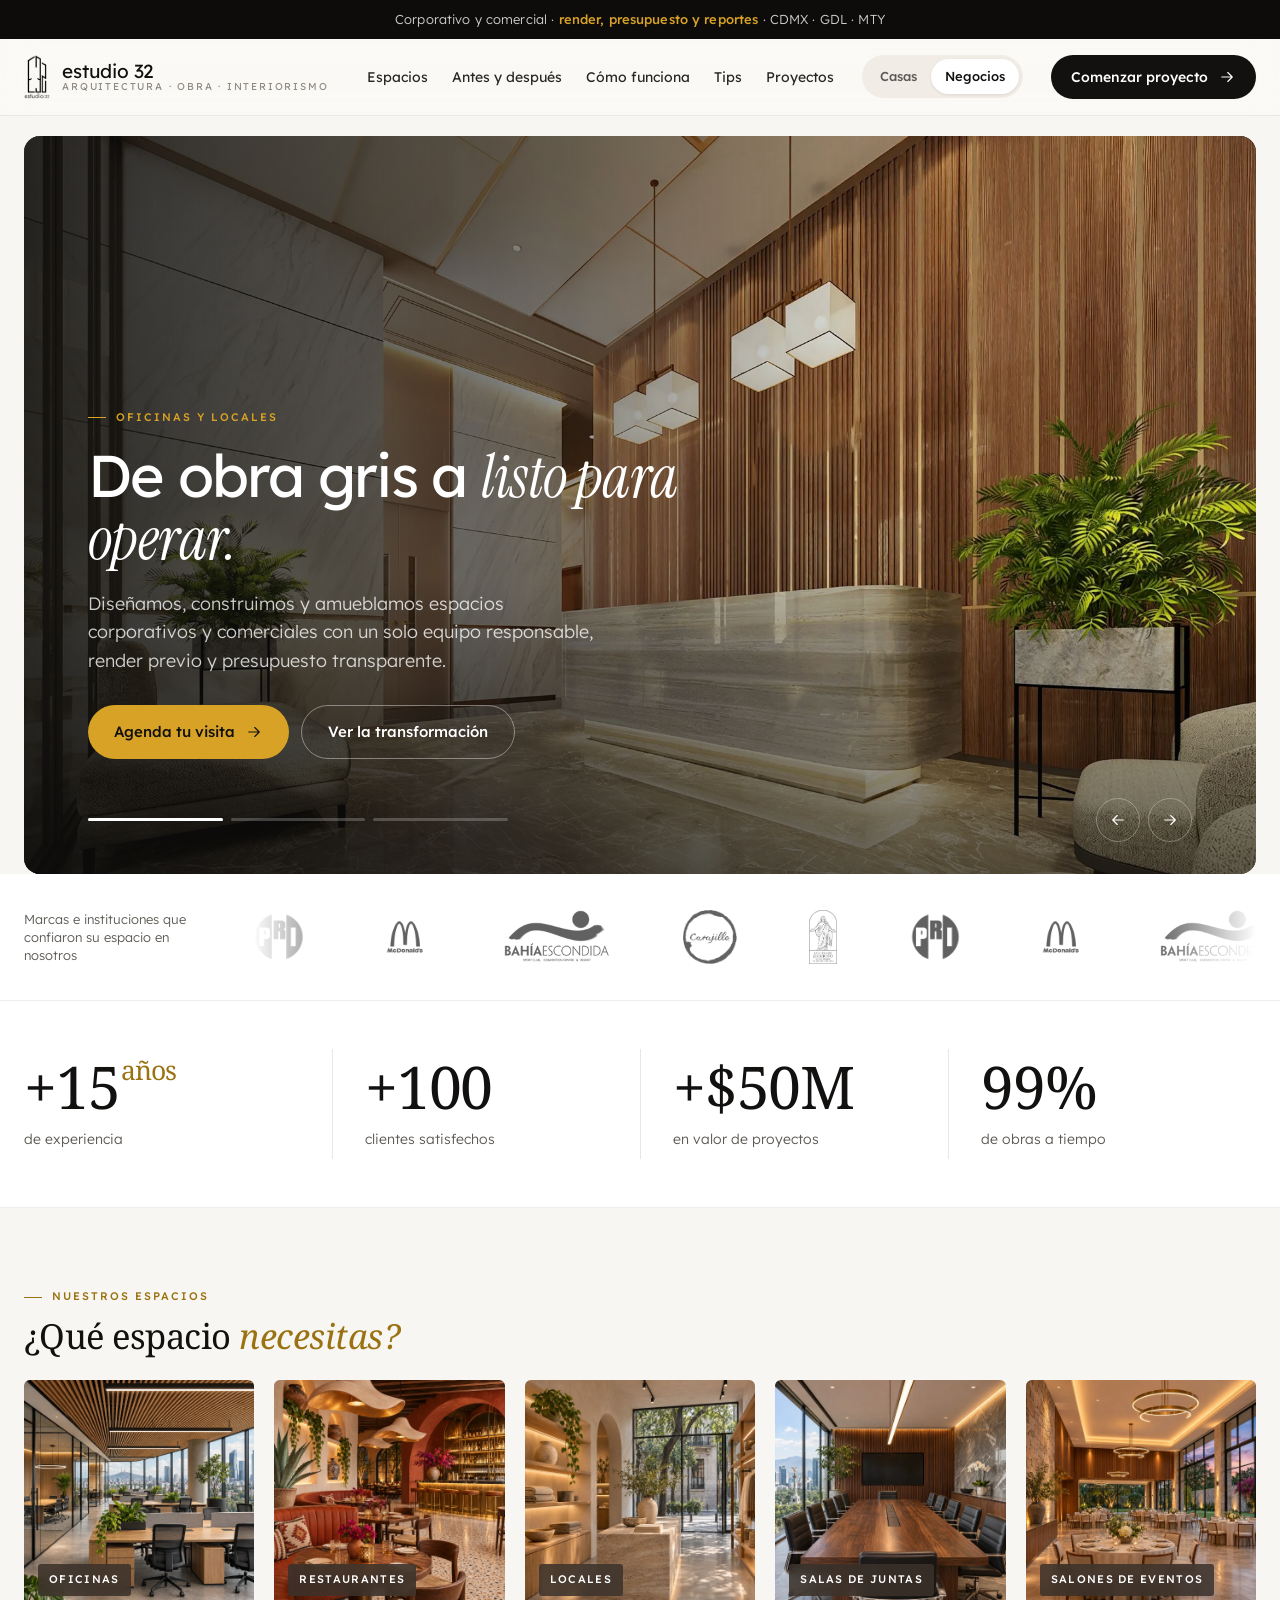
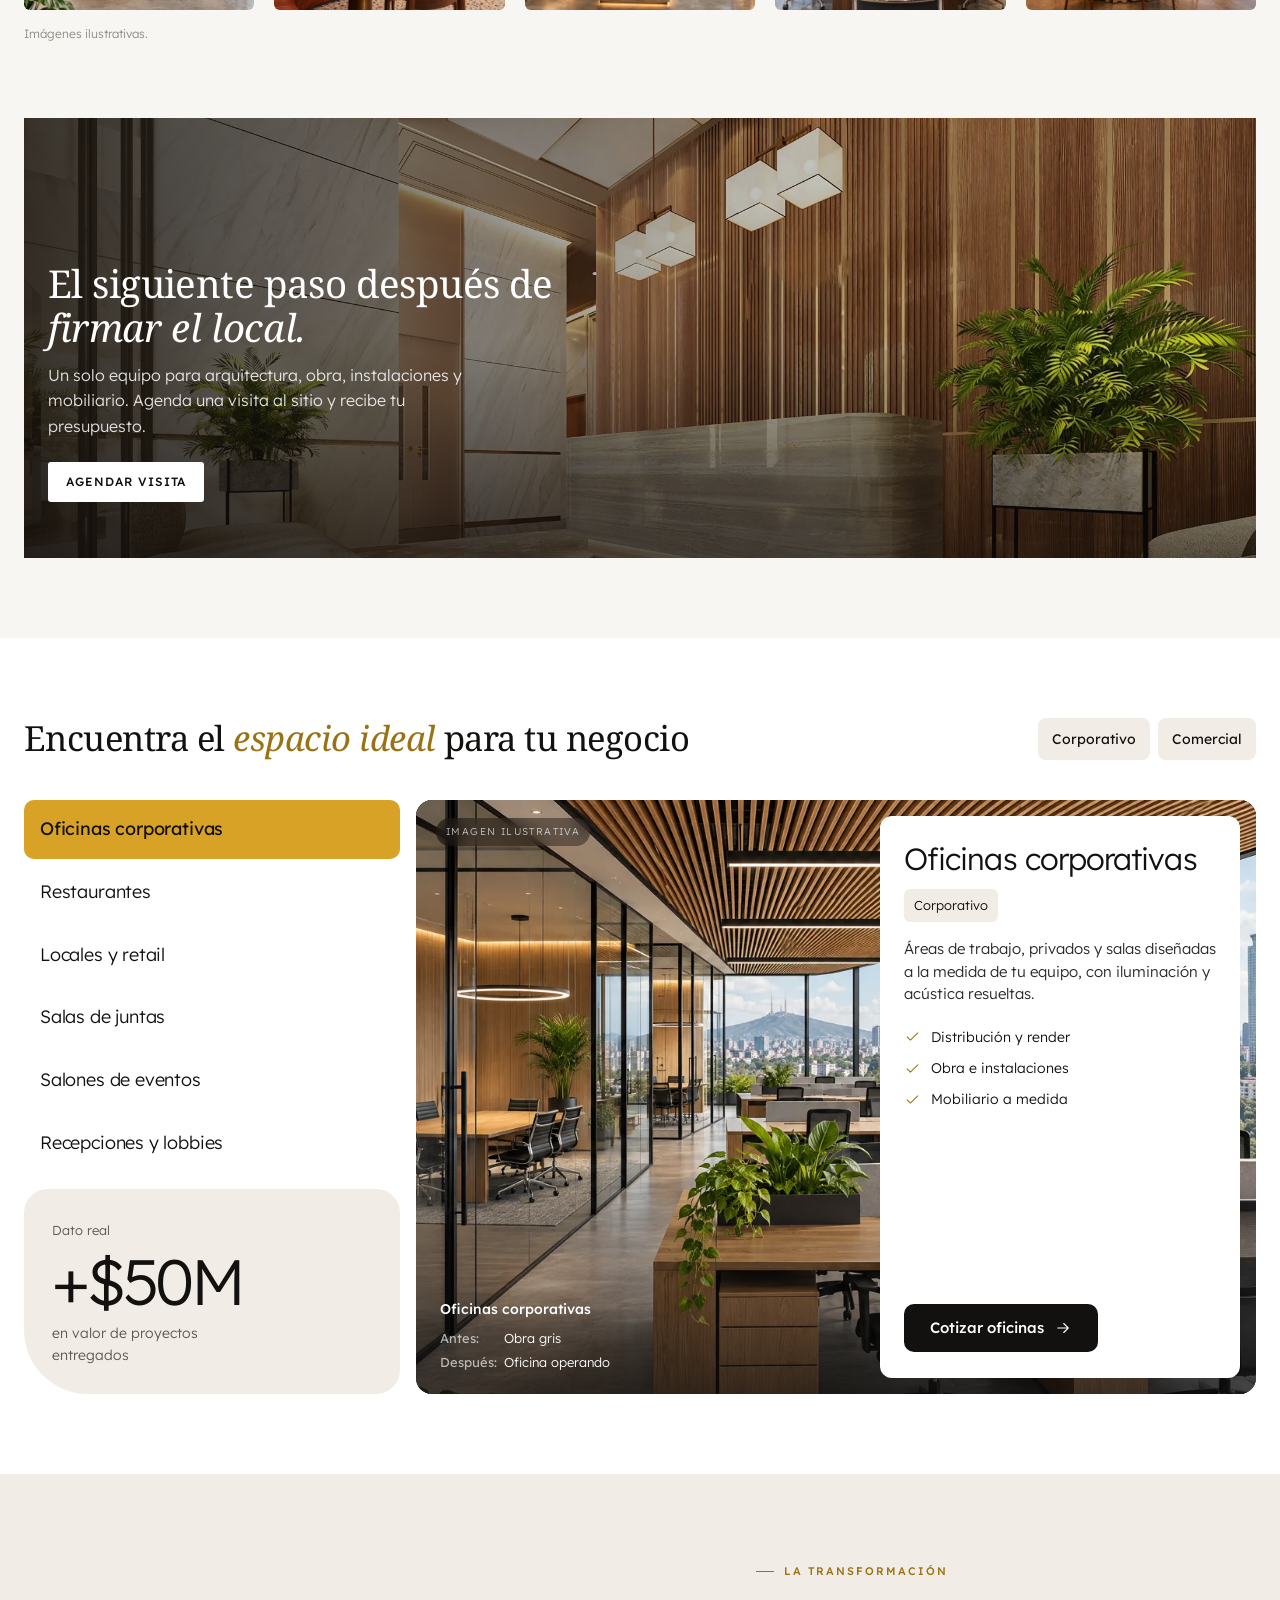
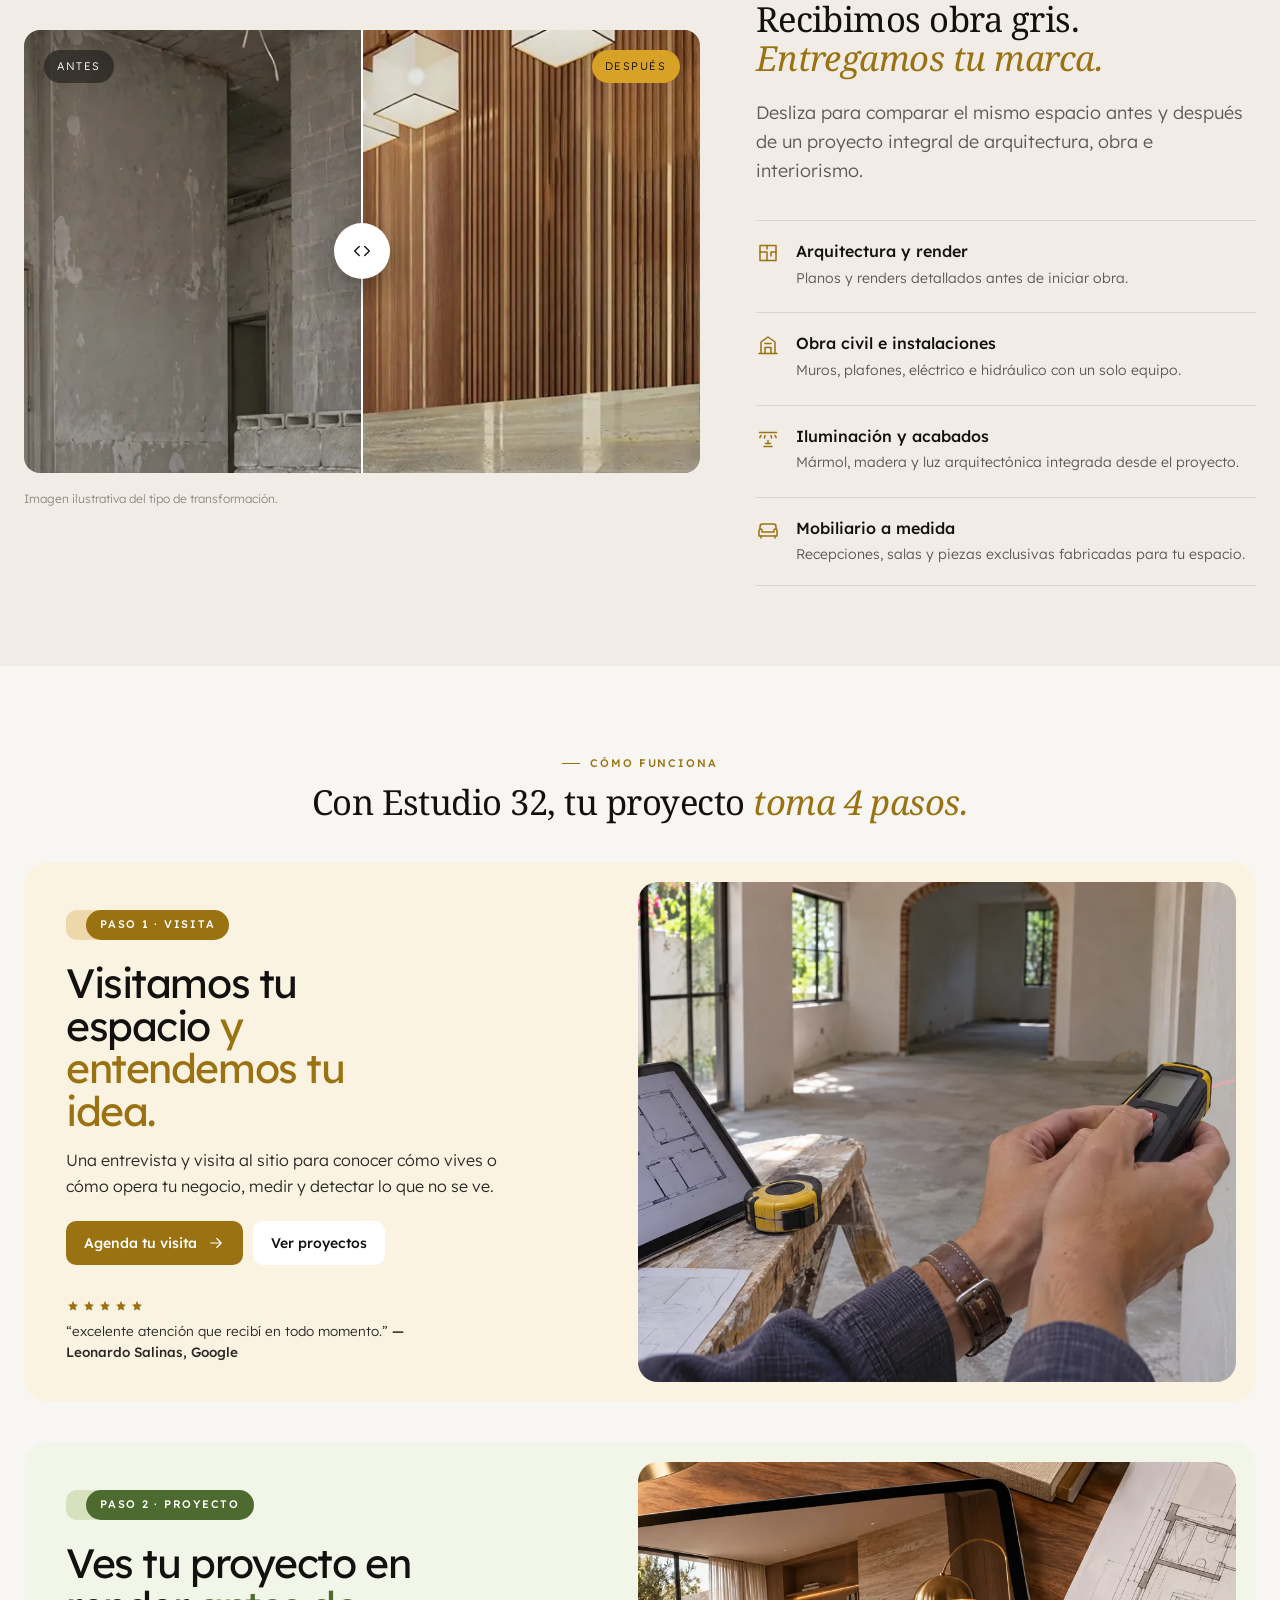
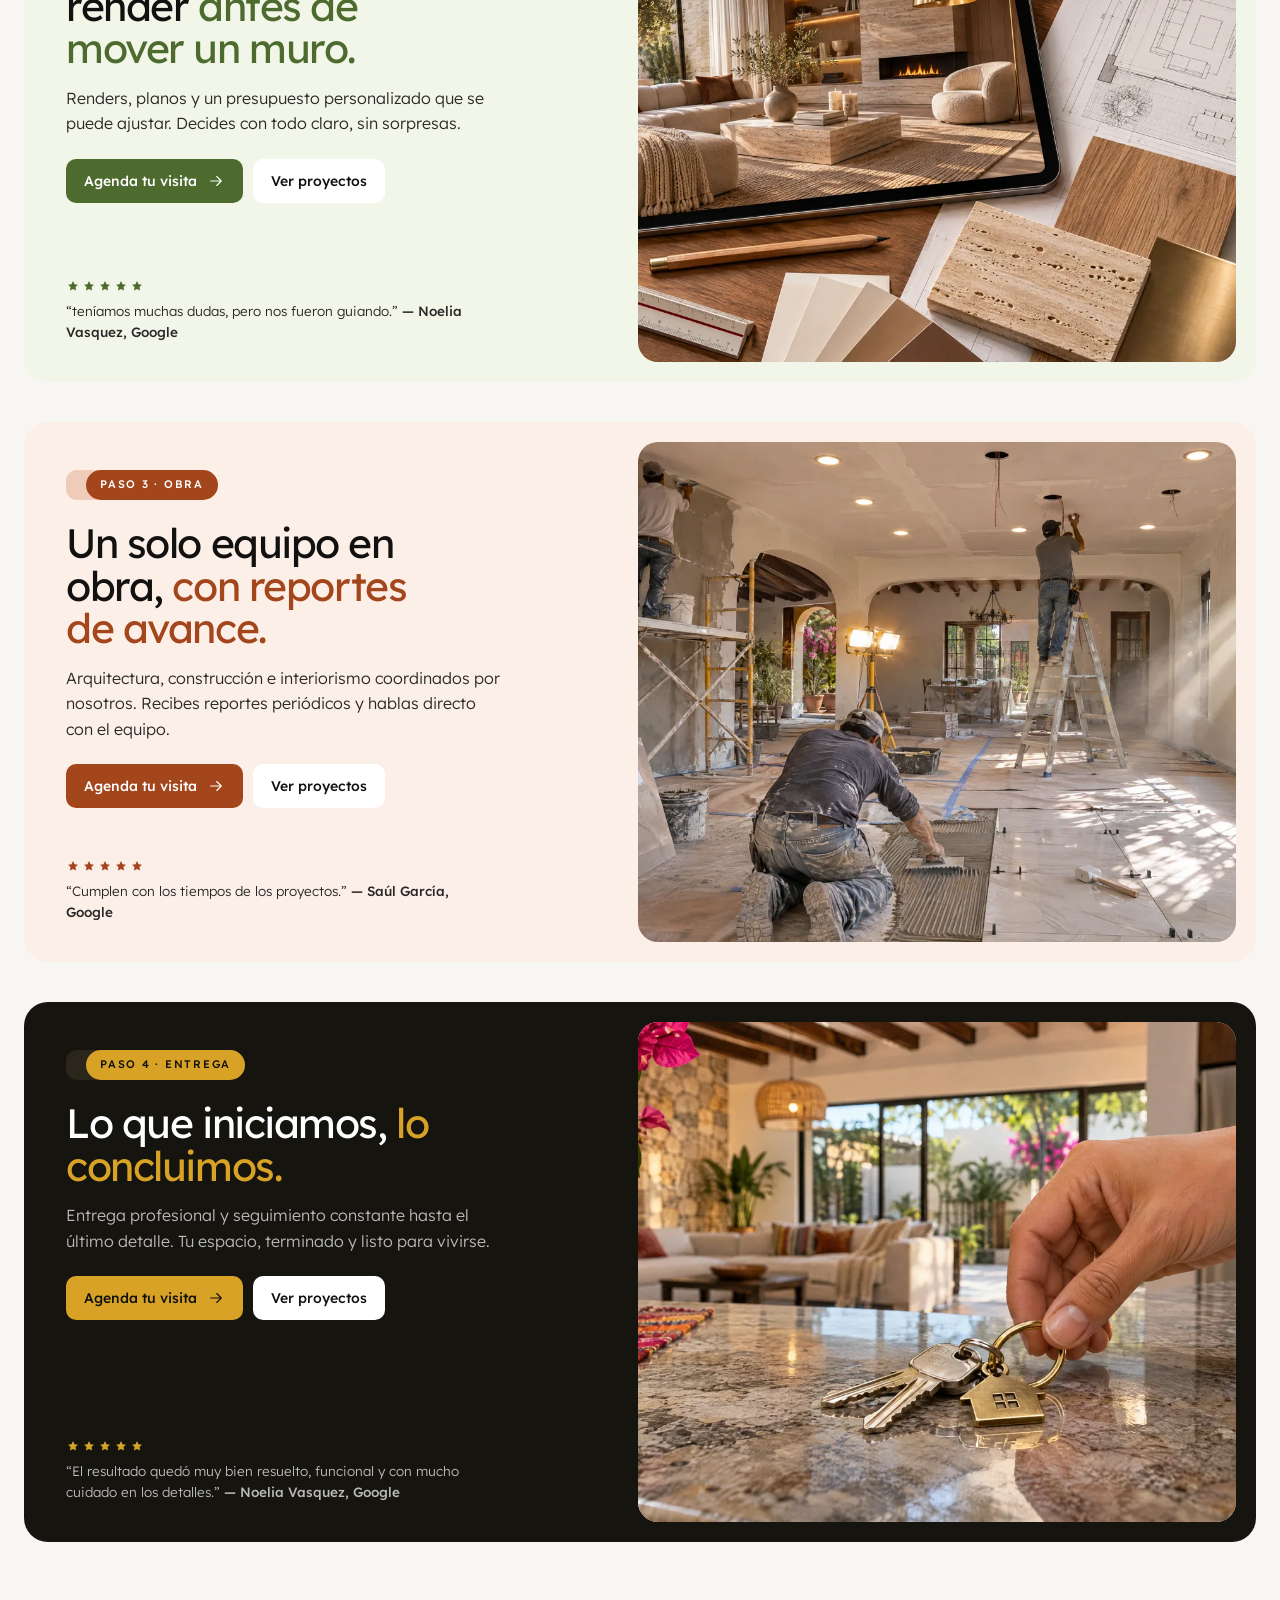
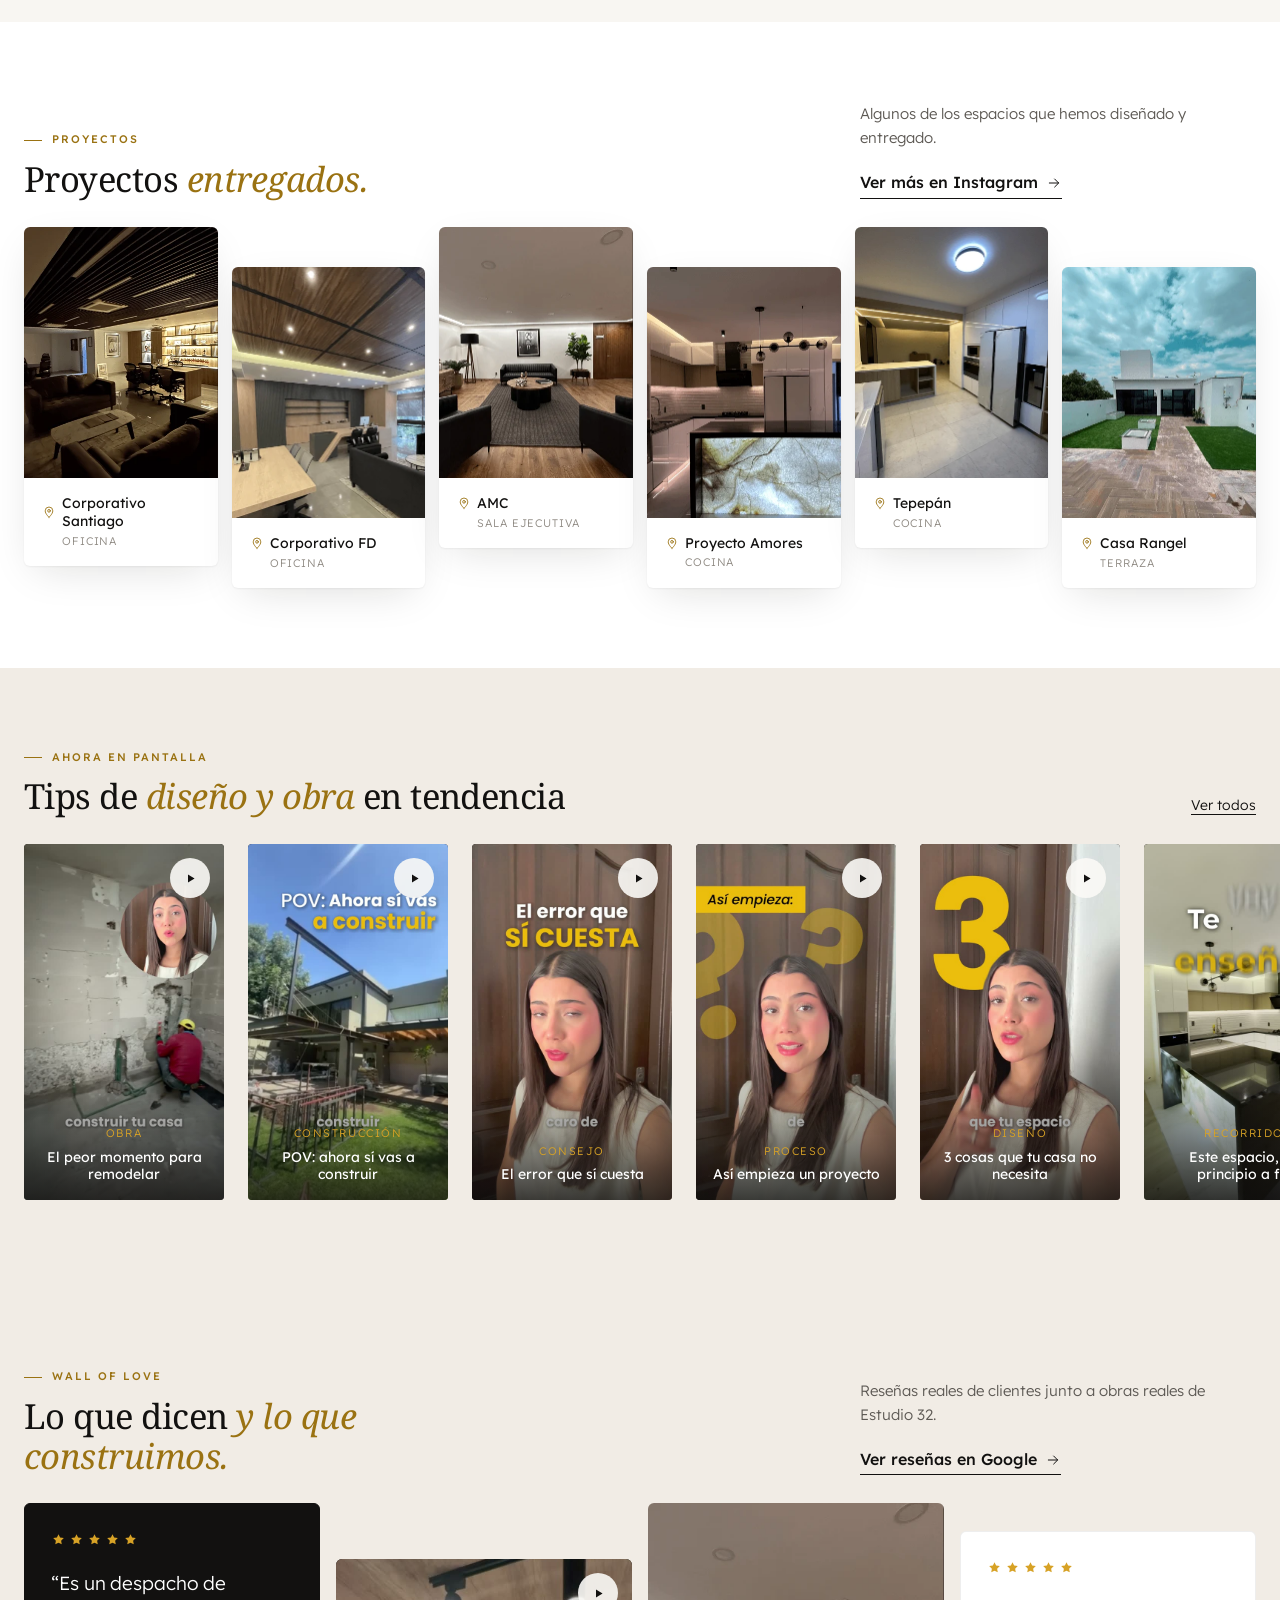
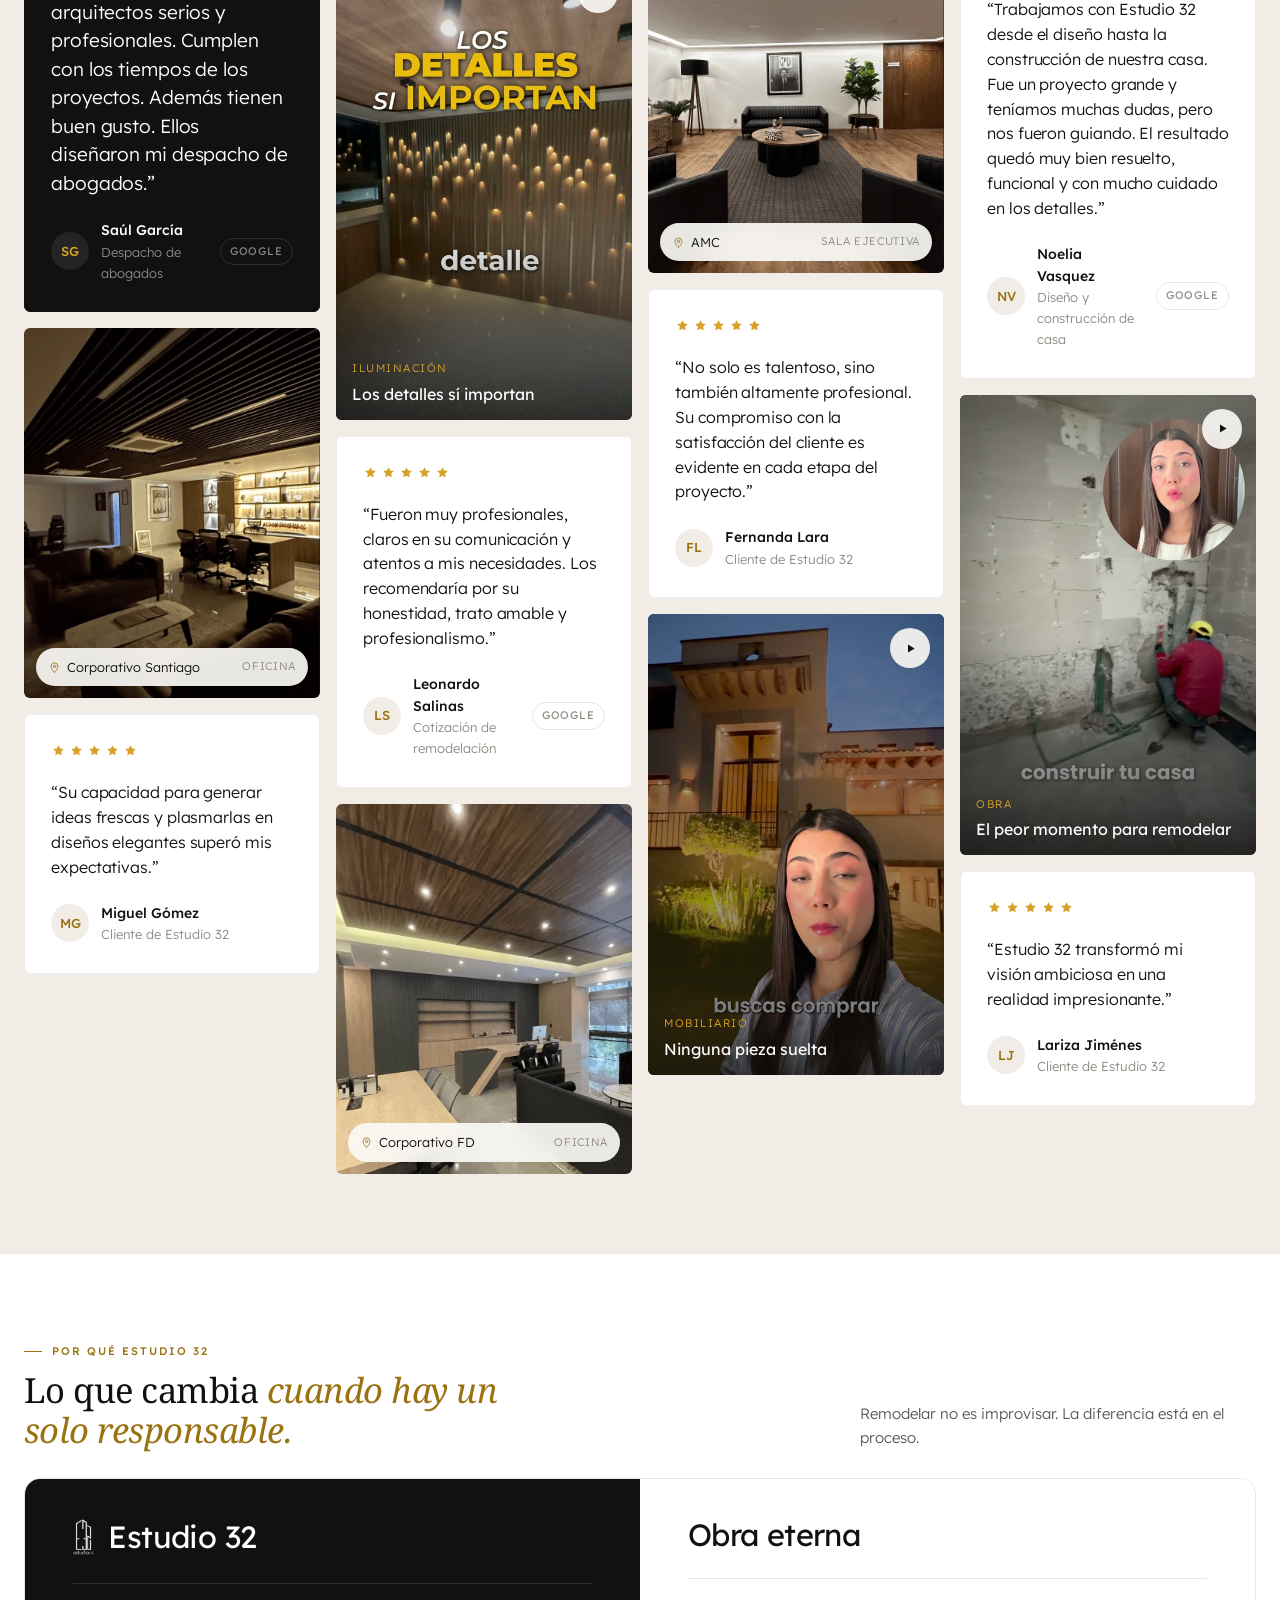
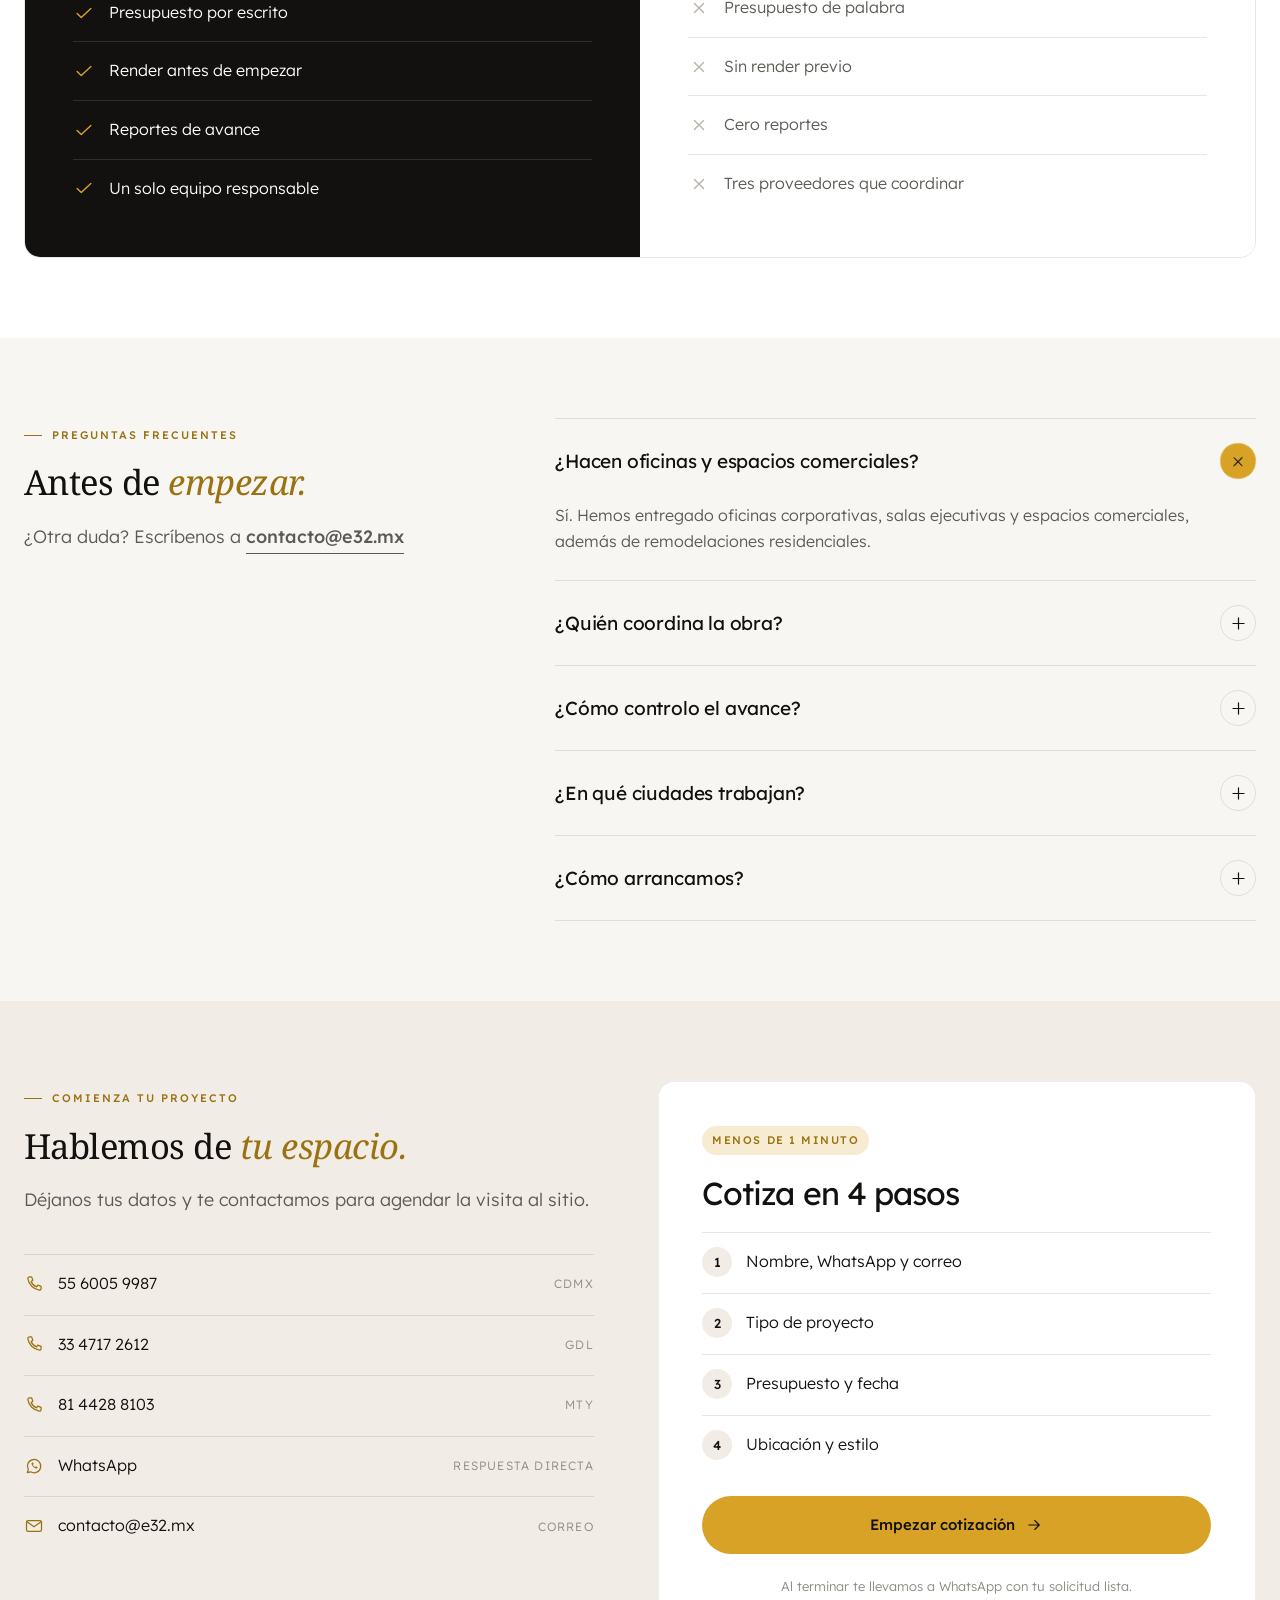
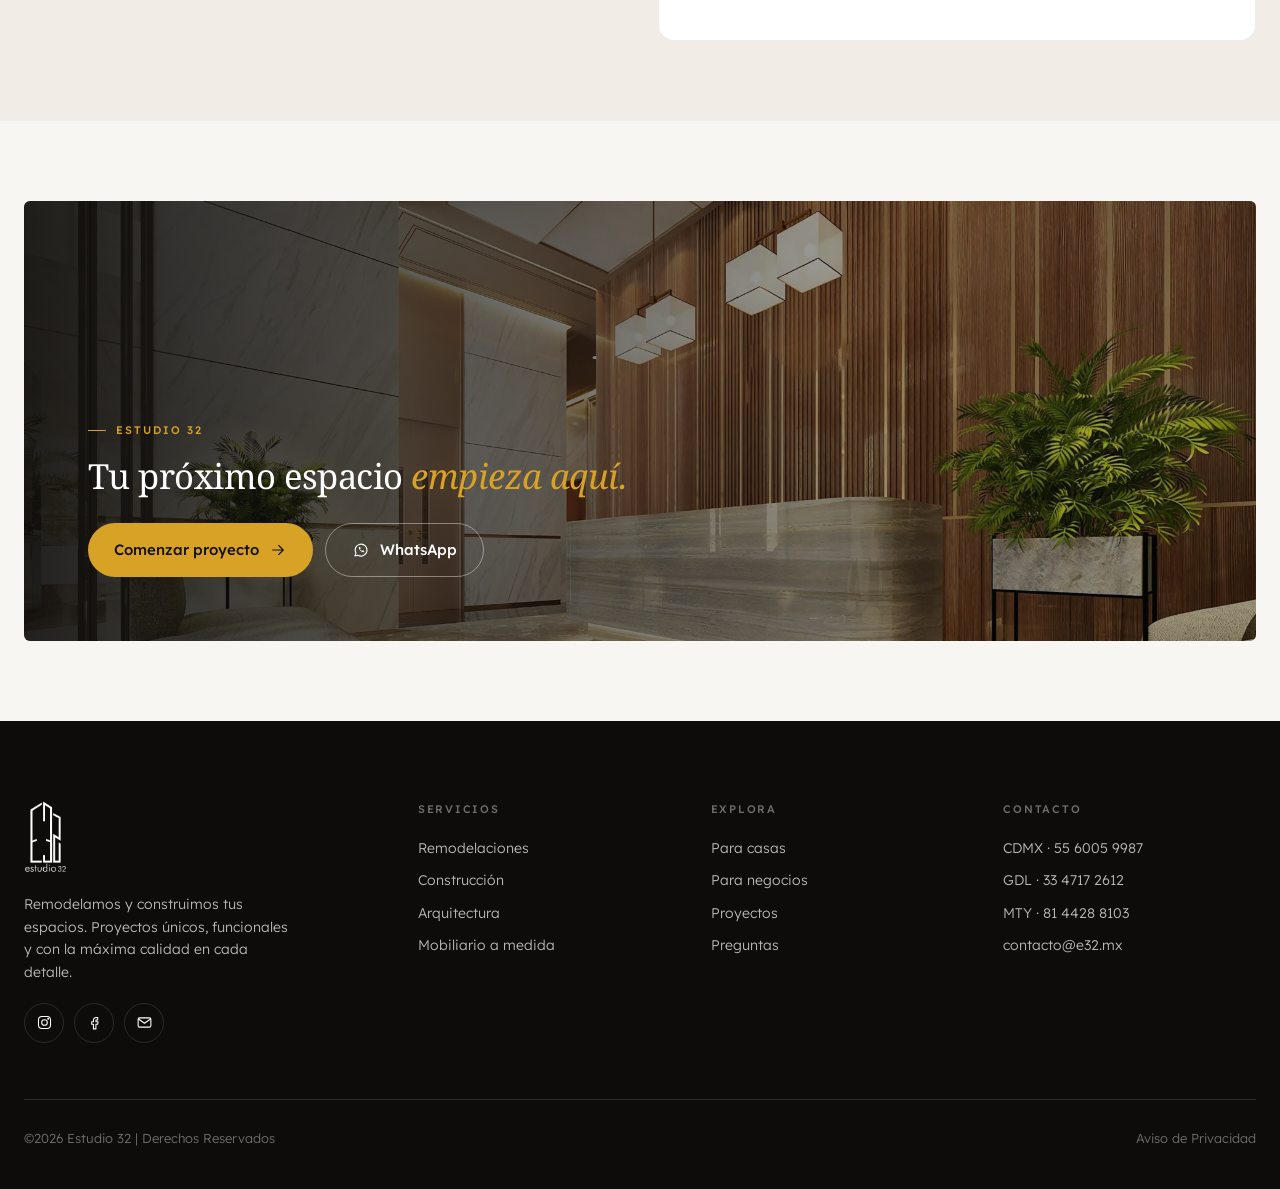
<file: negocios-a.html>
<!doctype html>
<html lang="es-MX">
<head>
<meta charset="utf-8">
<meta name="viewport" content="width=device-width,initial-scale=1,viewport-fit=cover">
<title>Estudio 32</title>
<meta name="description" content="Estudio 32: arquitectura, obra e interiorismo con un solo equipo. Render antes de empezar, presupuesto por escrito y reportes de avance.">
<meta name="theme-color" content="#0d0c0b">
<link rel="icon" href="media/img/logo.png">
<link rel="preconnect" href="https://fonts.googleapis.com"><link rel="preconnect" href="https://fonts.gstatic.com" crossorigin>
<link href="https://fonts.googleapis.com/css2?family=Lexend:wght@300;400;500&family=Instrument+Serif:ital@0;1&family=Noto+Serif:ital,wght@0,400;0,500;1,400&display=swap" rel="stylesheet">
<link rel="stylesheet" href="shared/e32.css?v=46">
</head>
<body>
<div id="app"></div>
<script src="shared/icons.js?v=46"></script>
<script src="shared/data.js?v=46"></script>
<script src="shared/sections2.js?v=46"></script>
<script src="shared/app.js?v=46"></script>
<script>E32.page('negocios','card')</script>
</body>
</html>
</file>
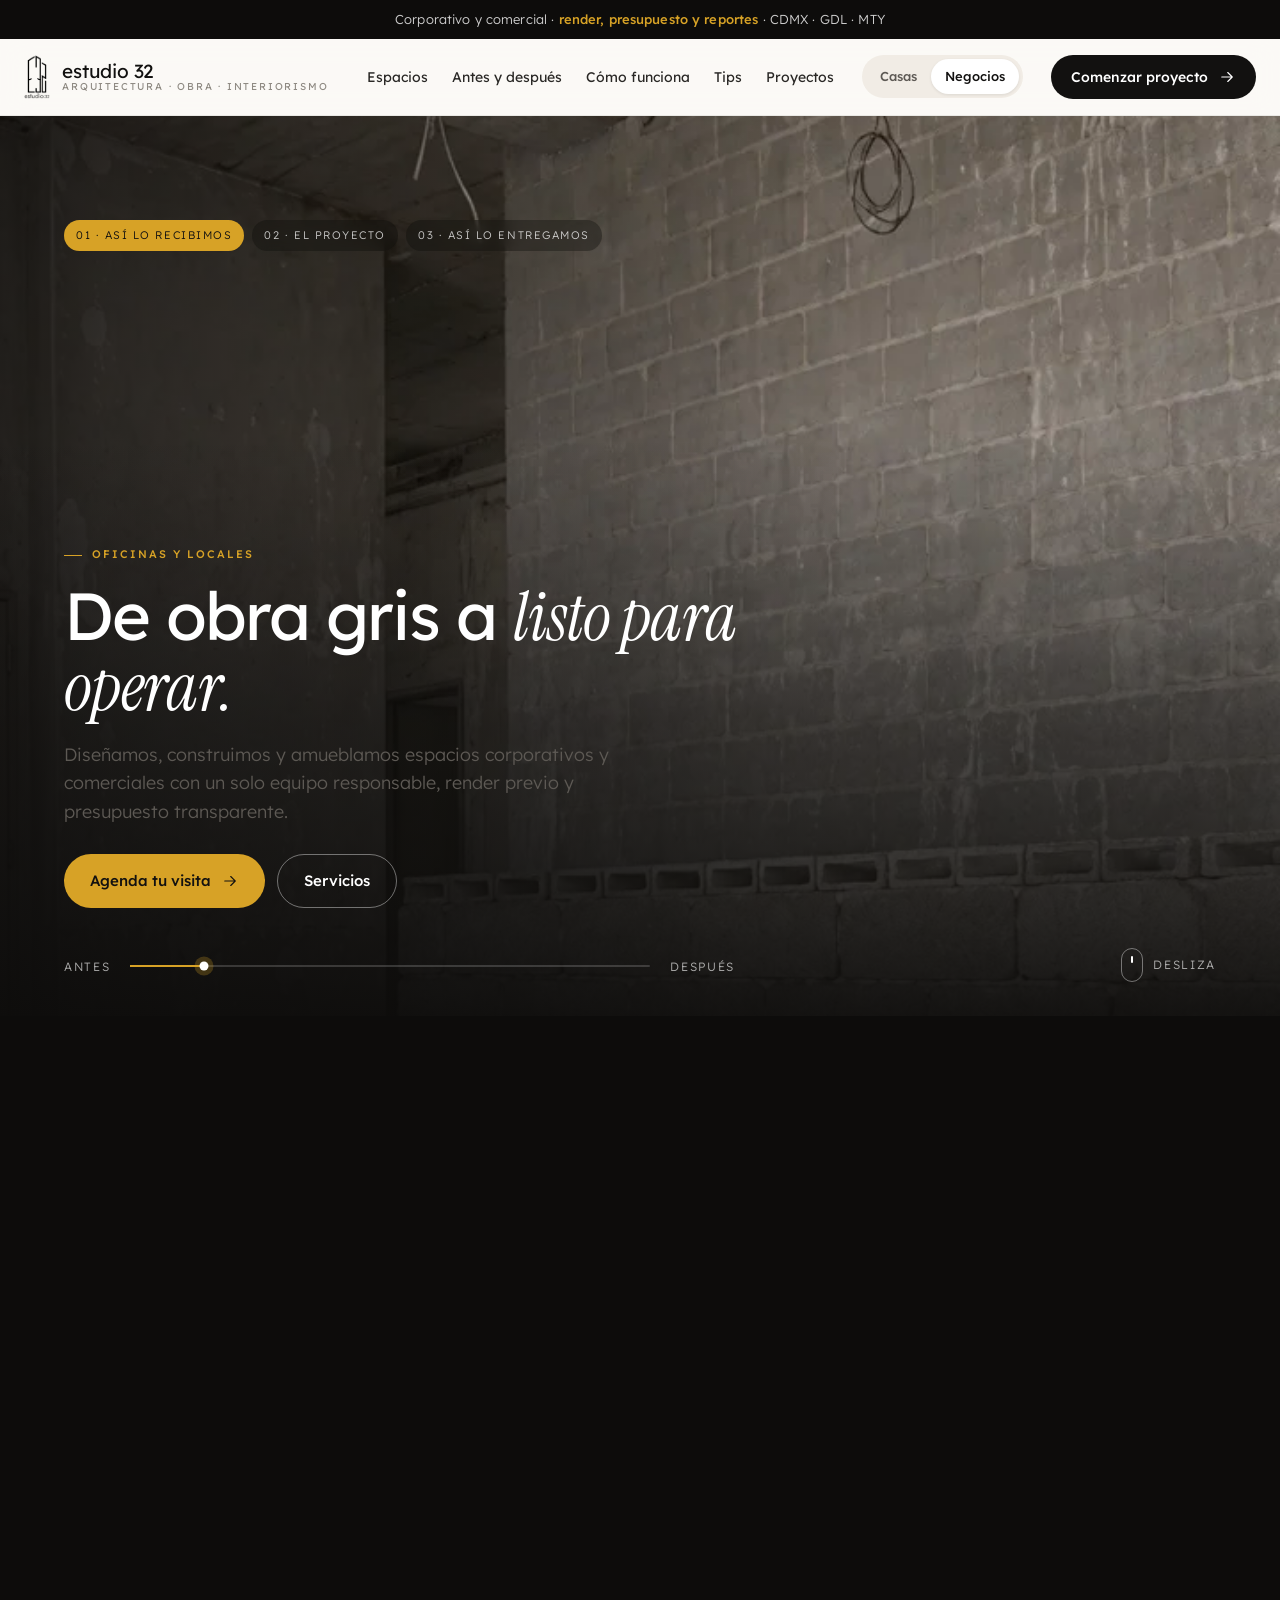
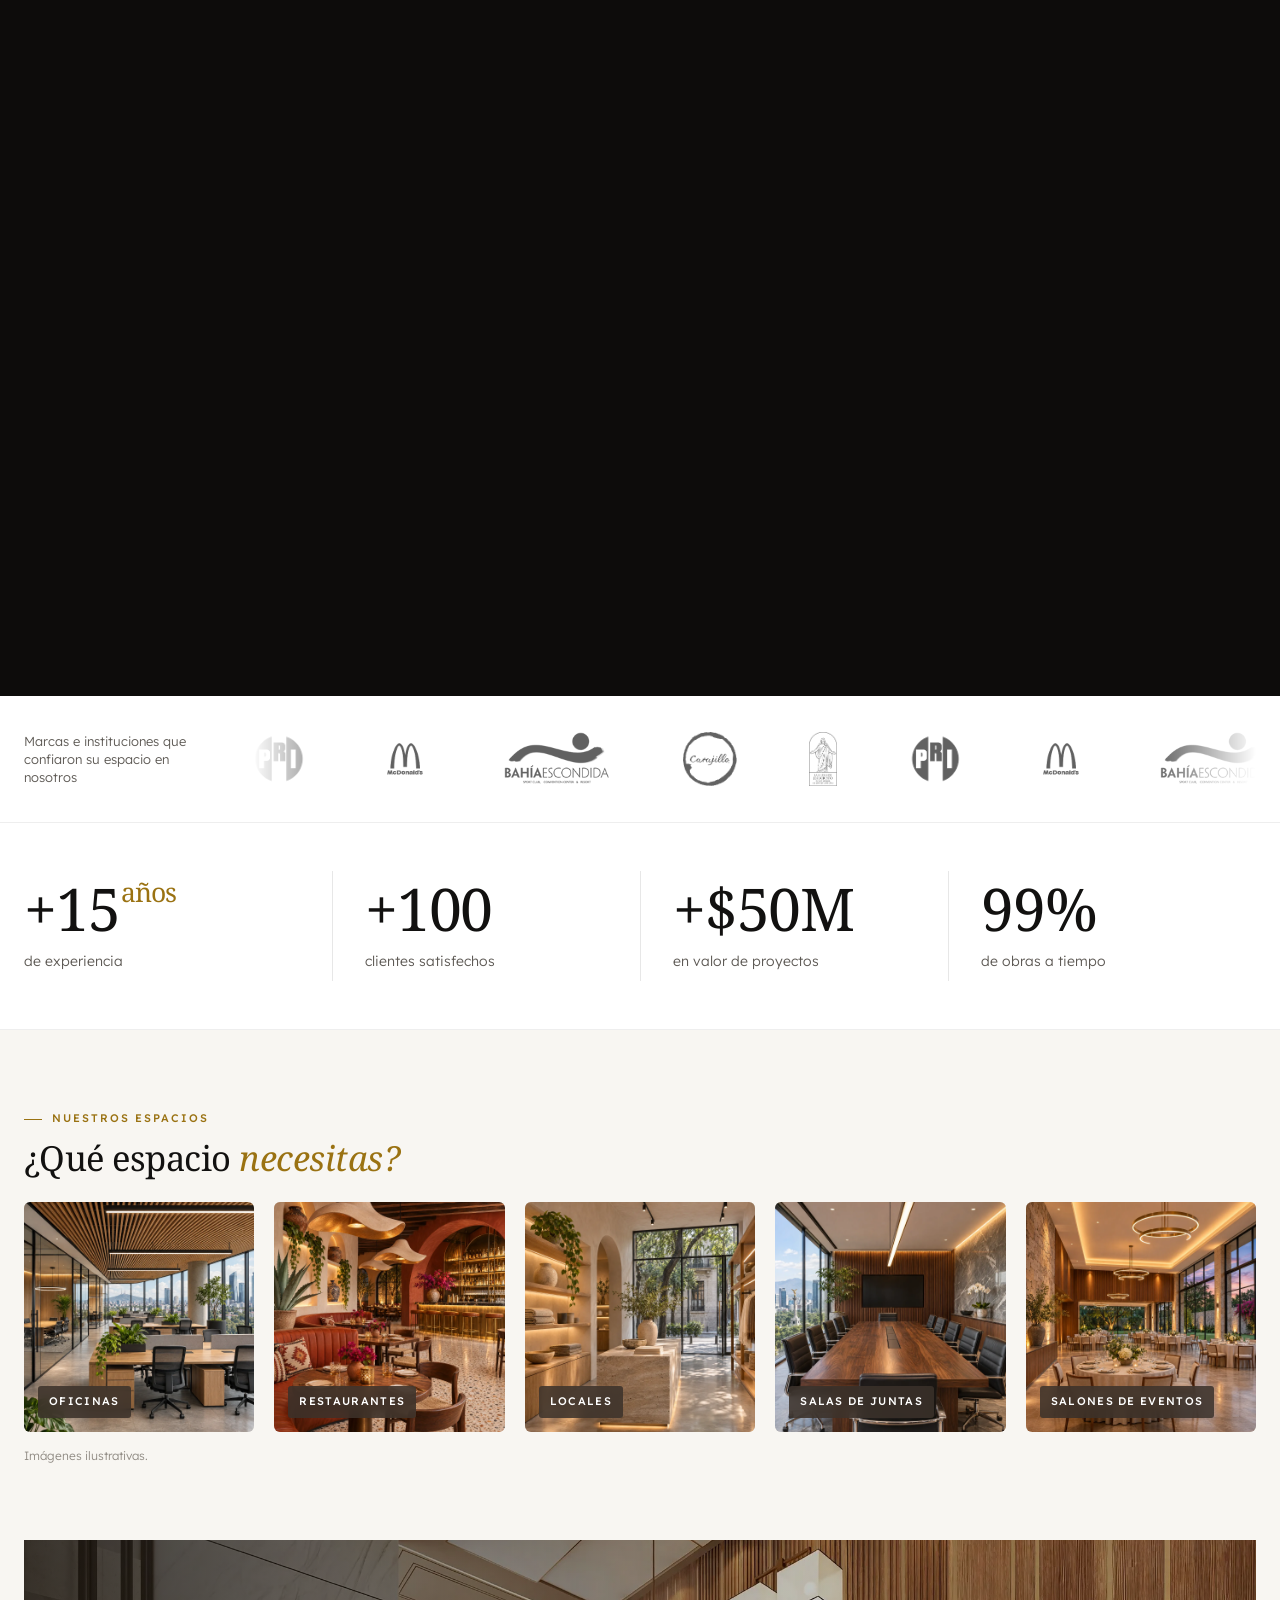
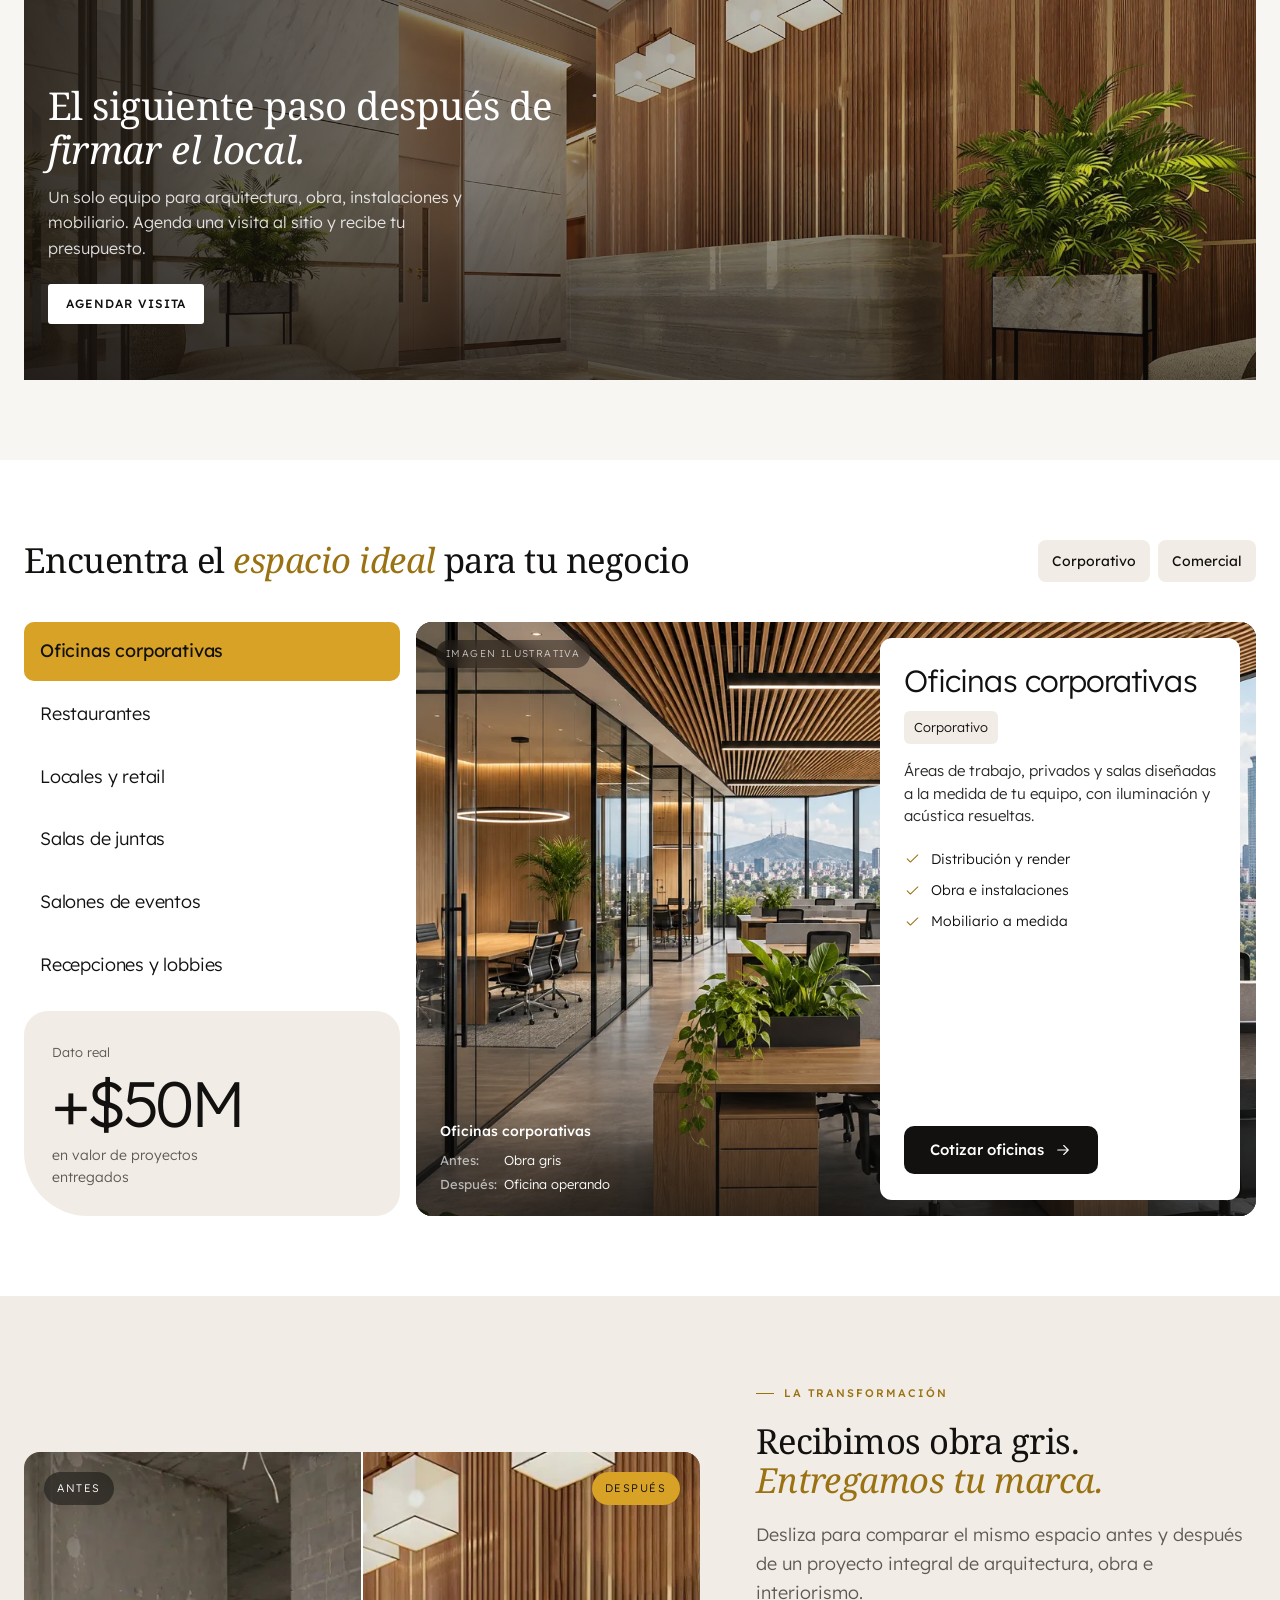
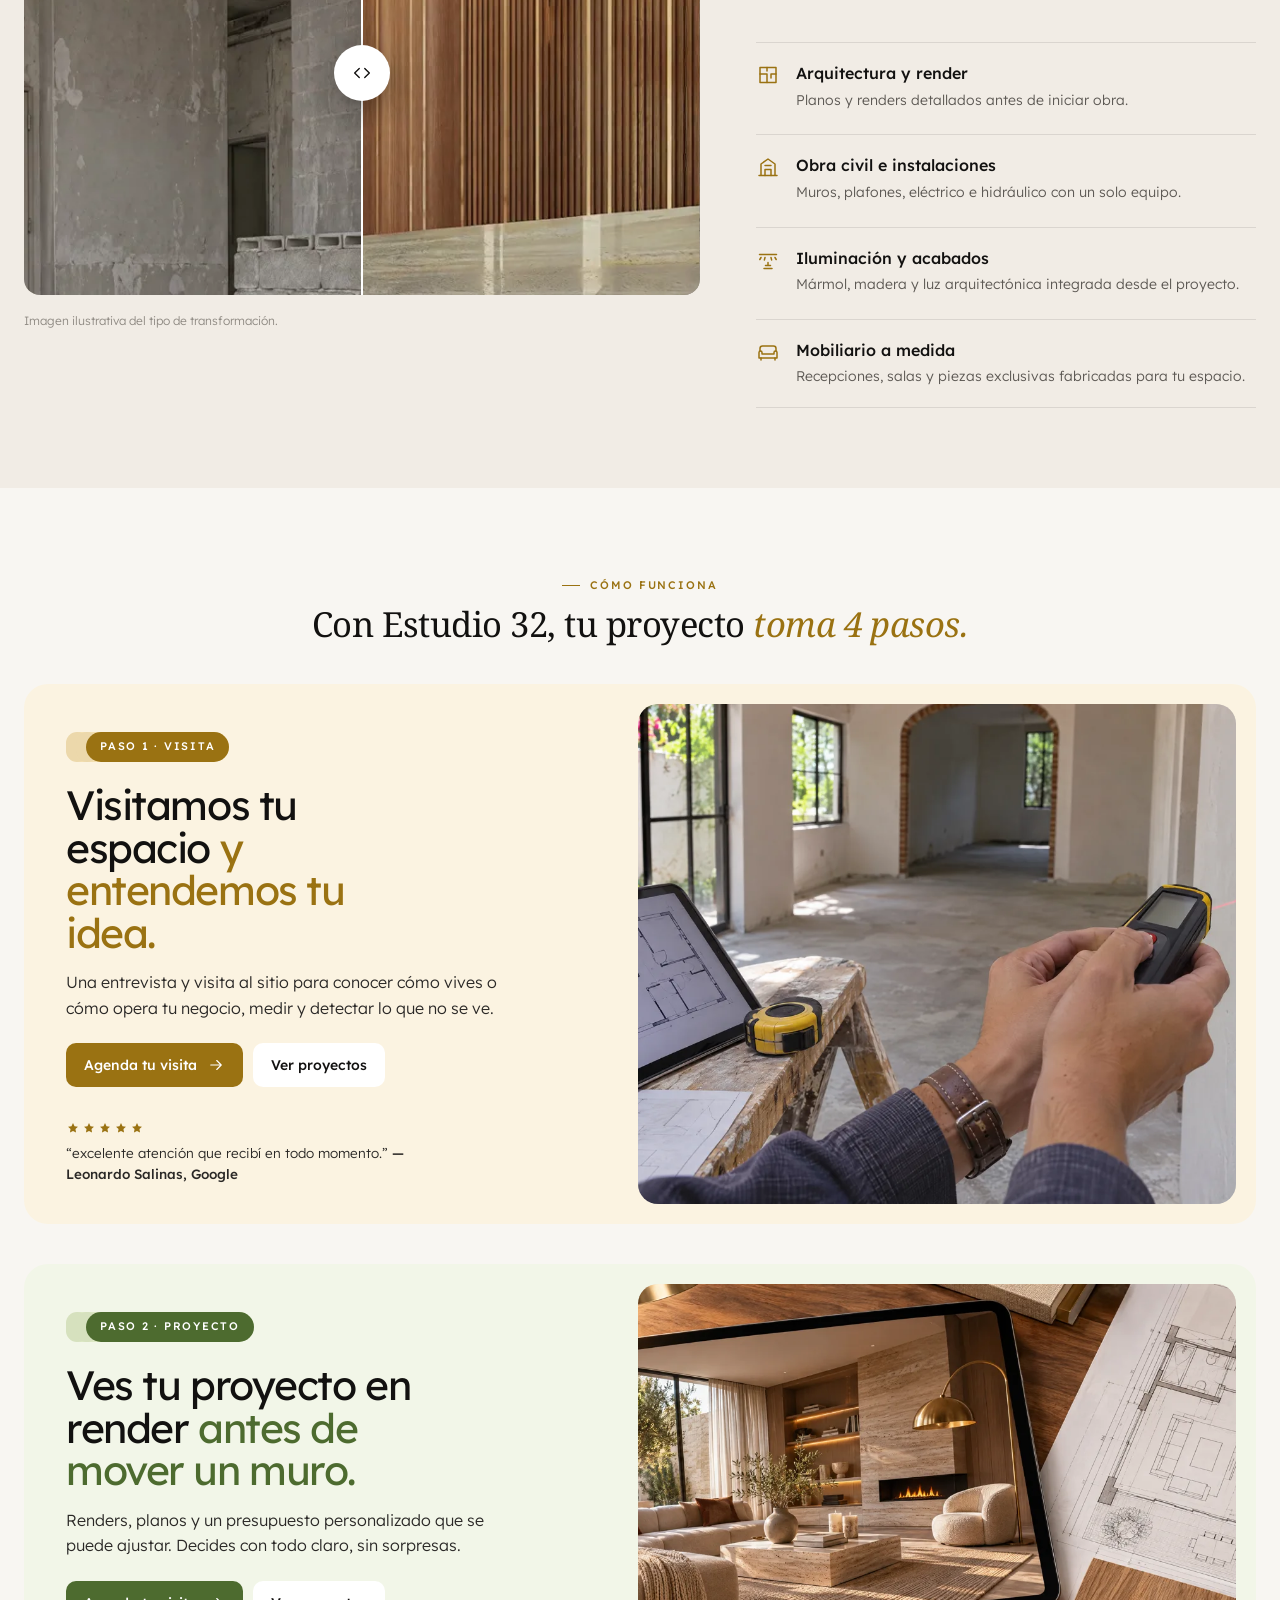
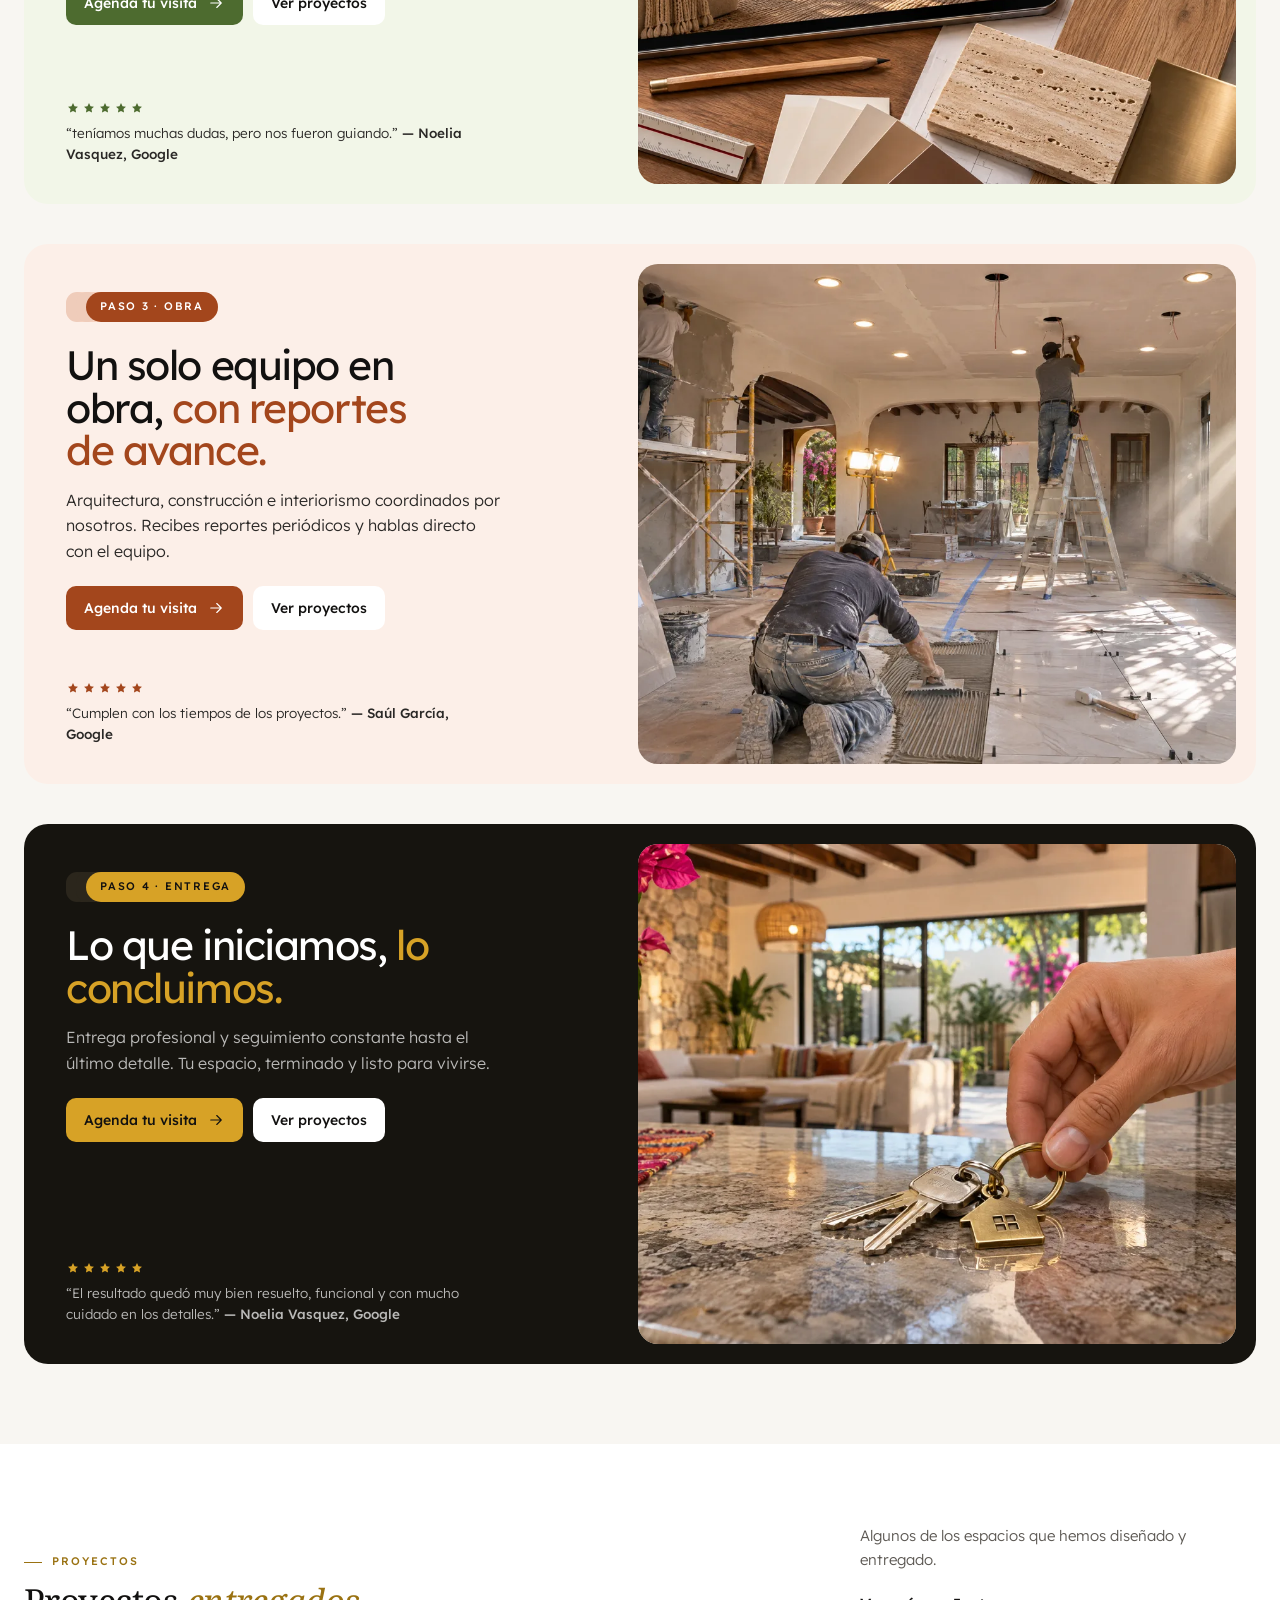
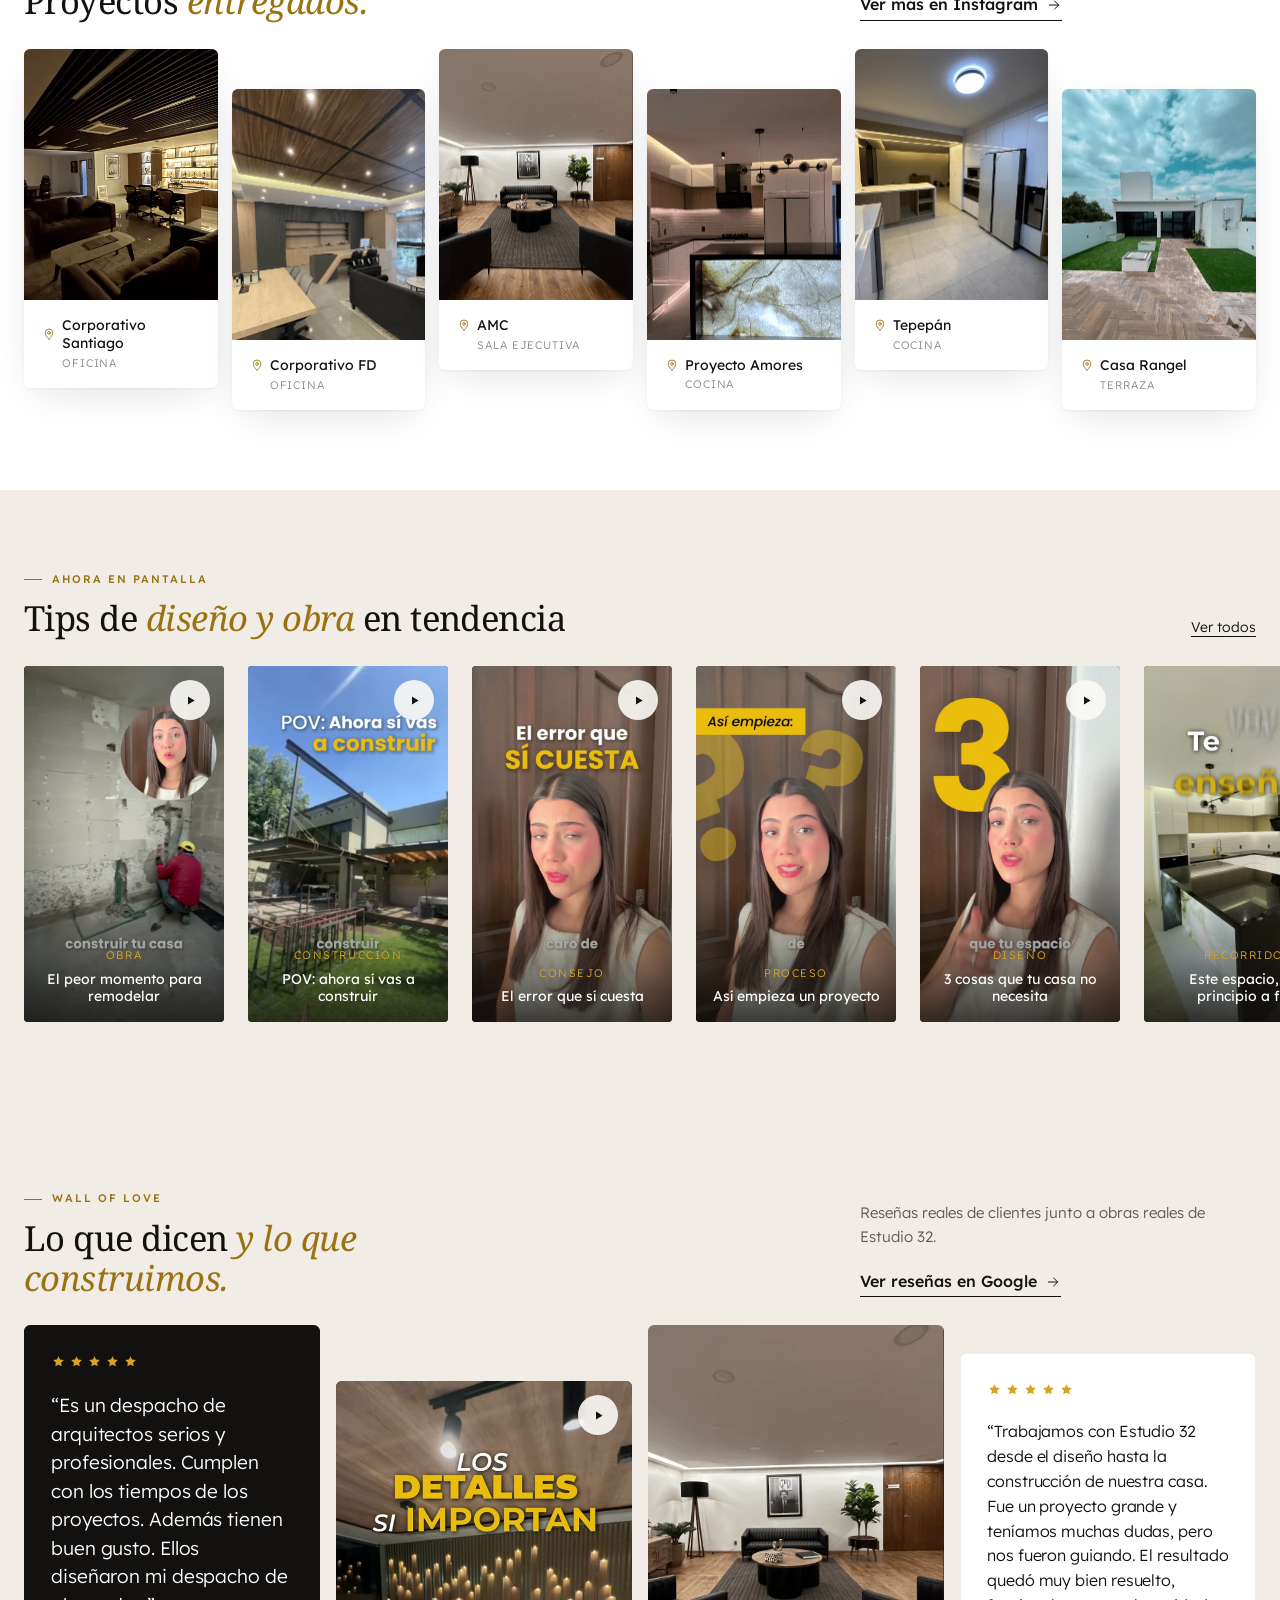
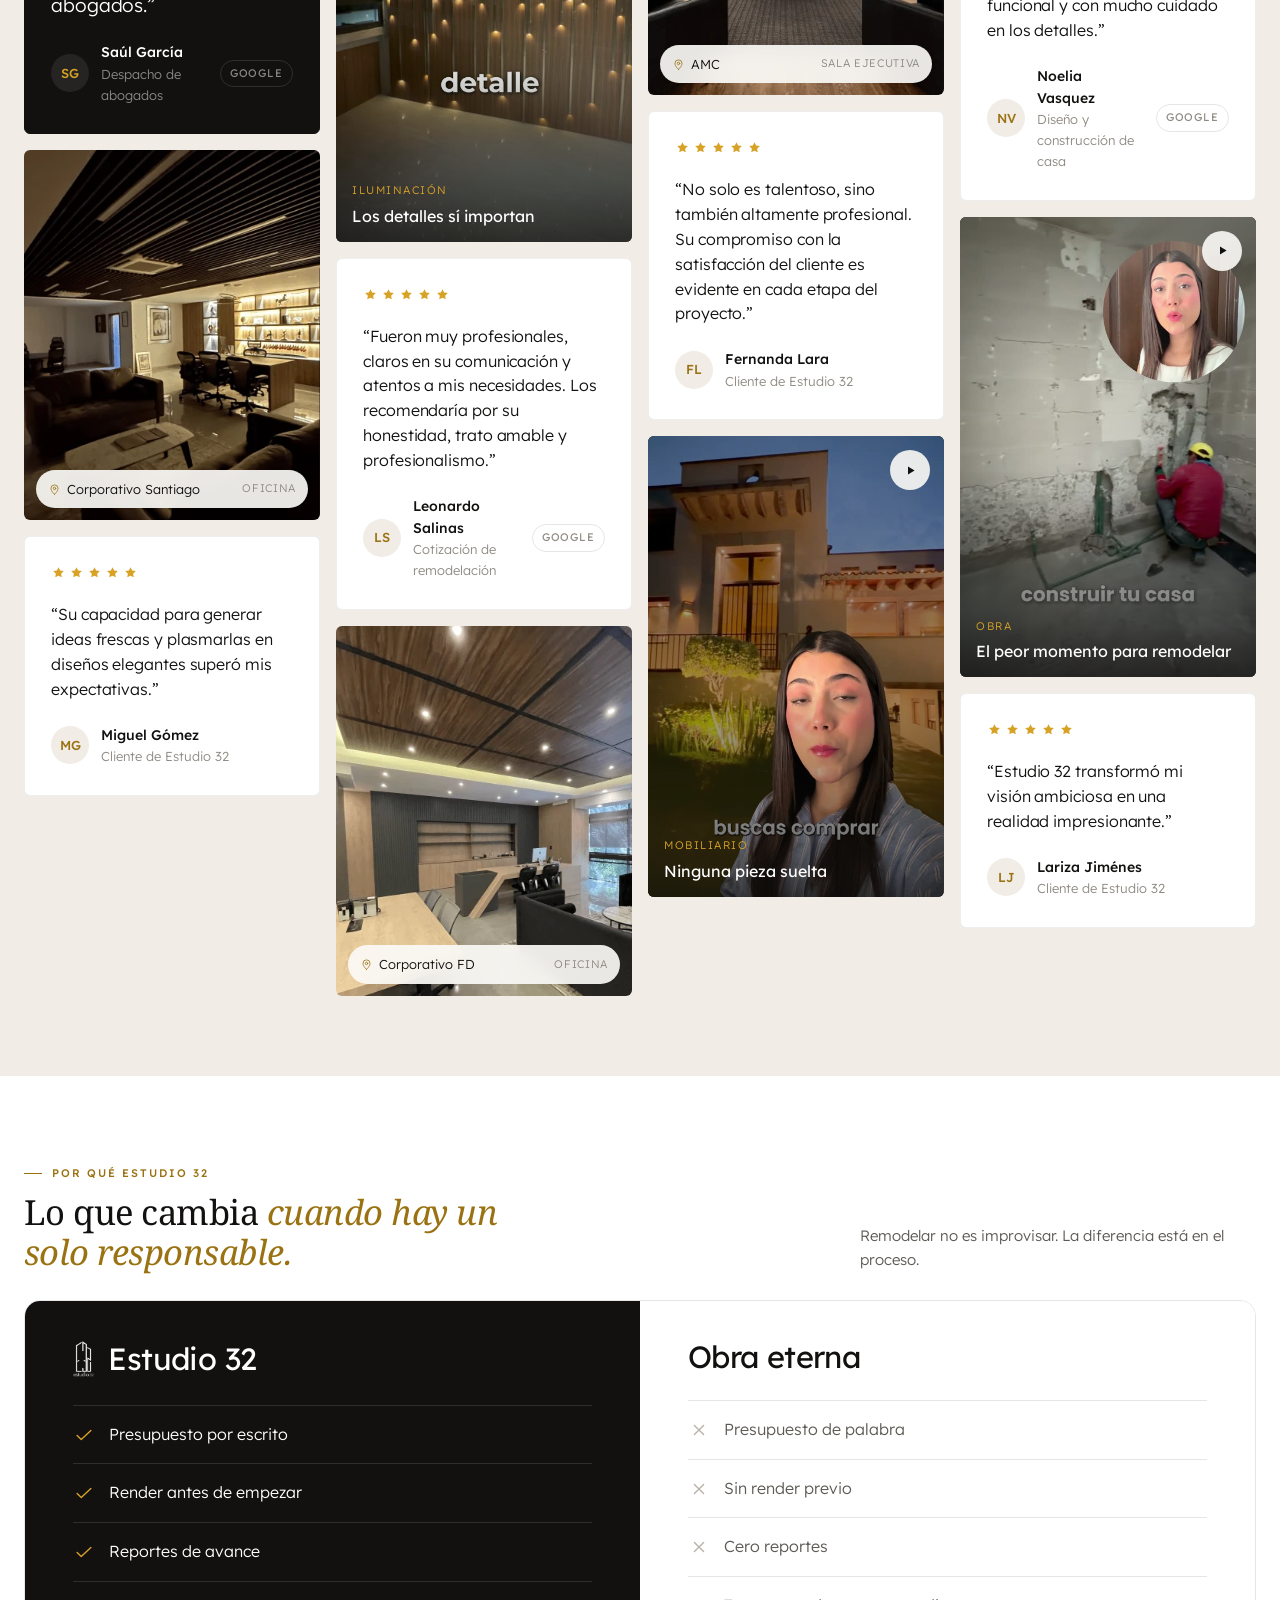
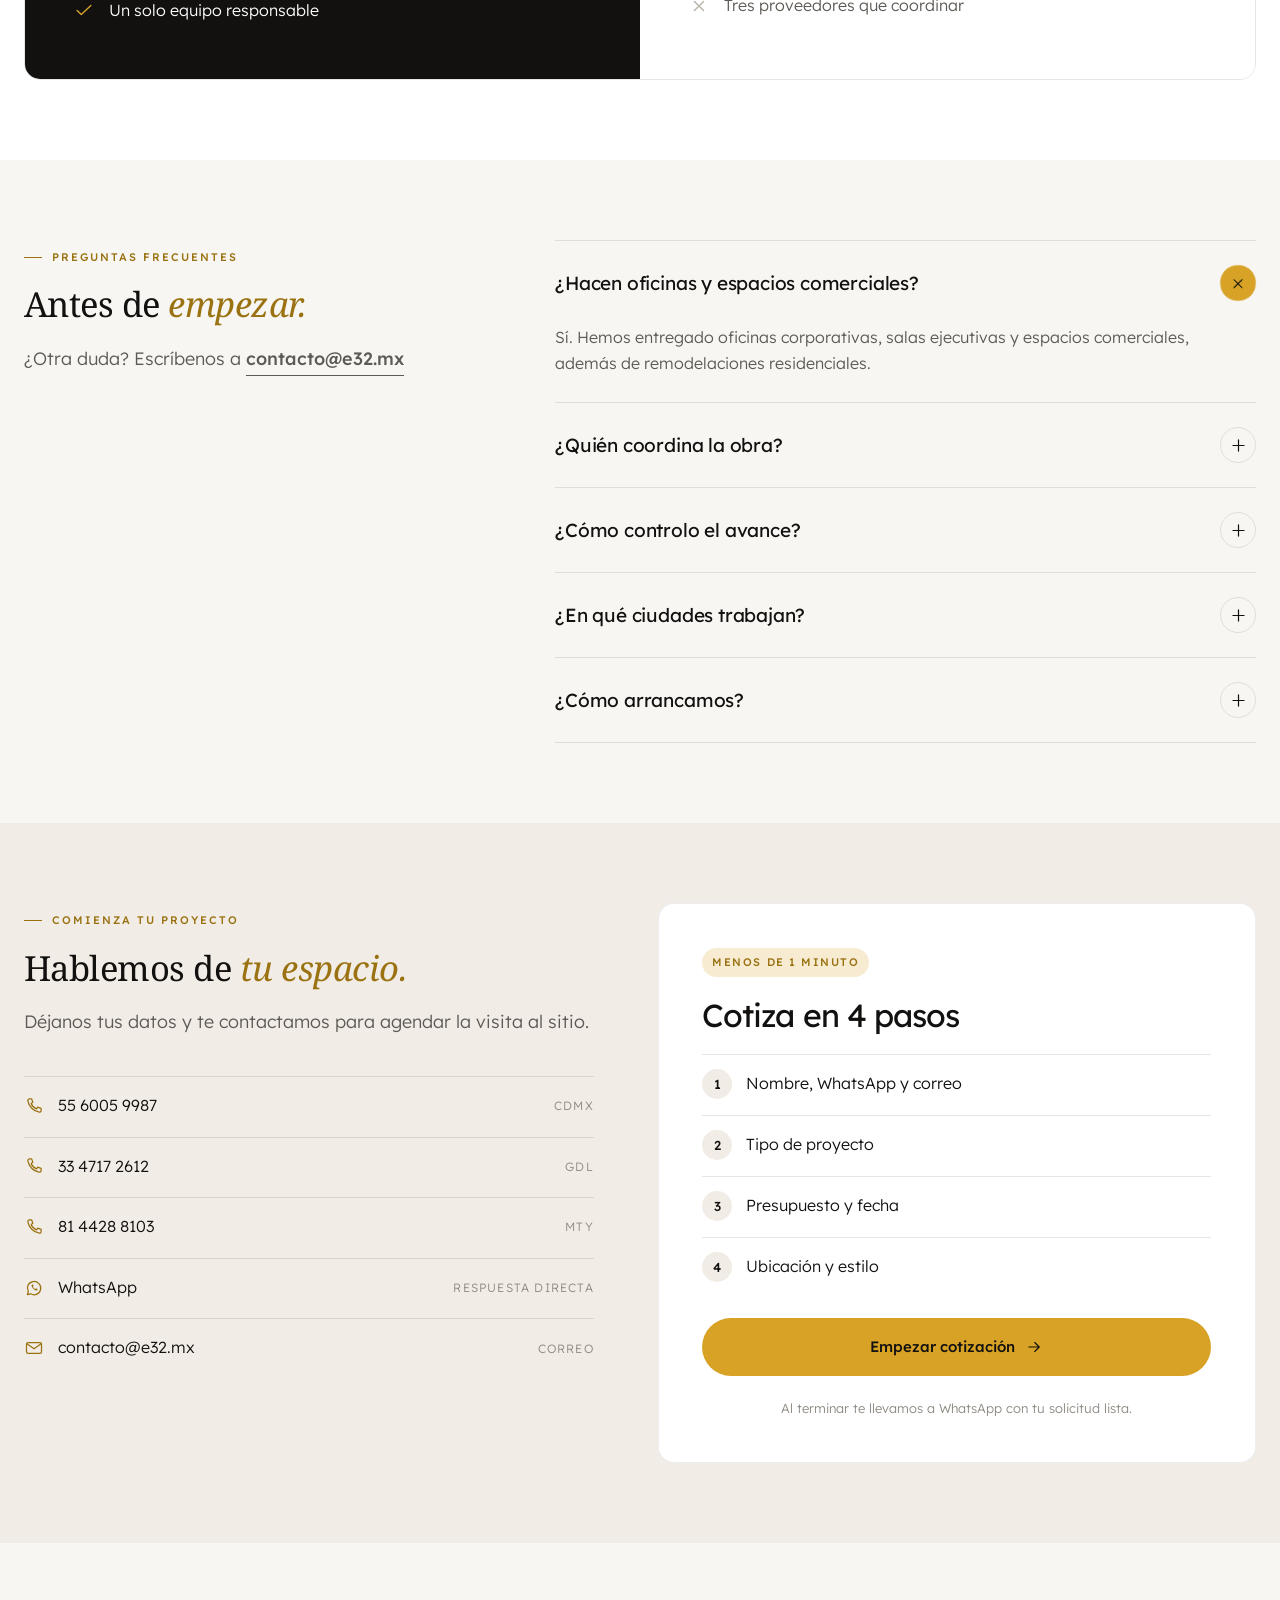
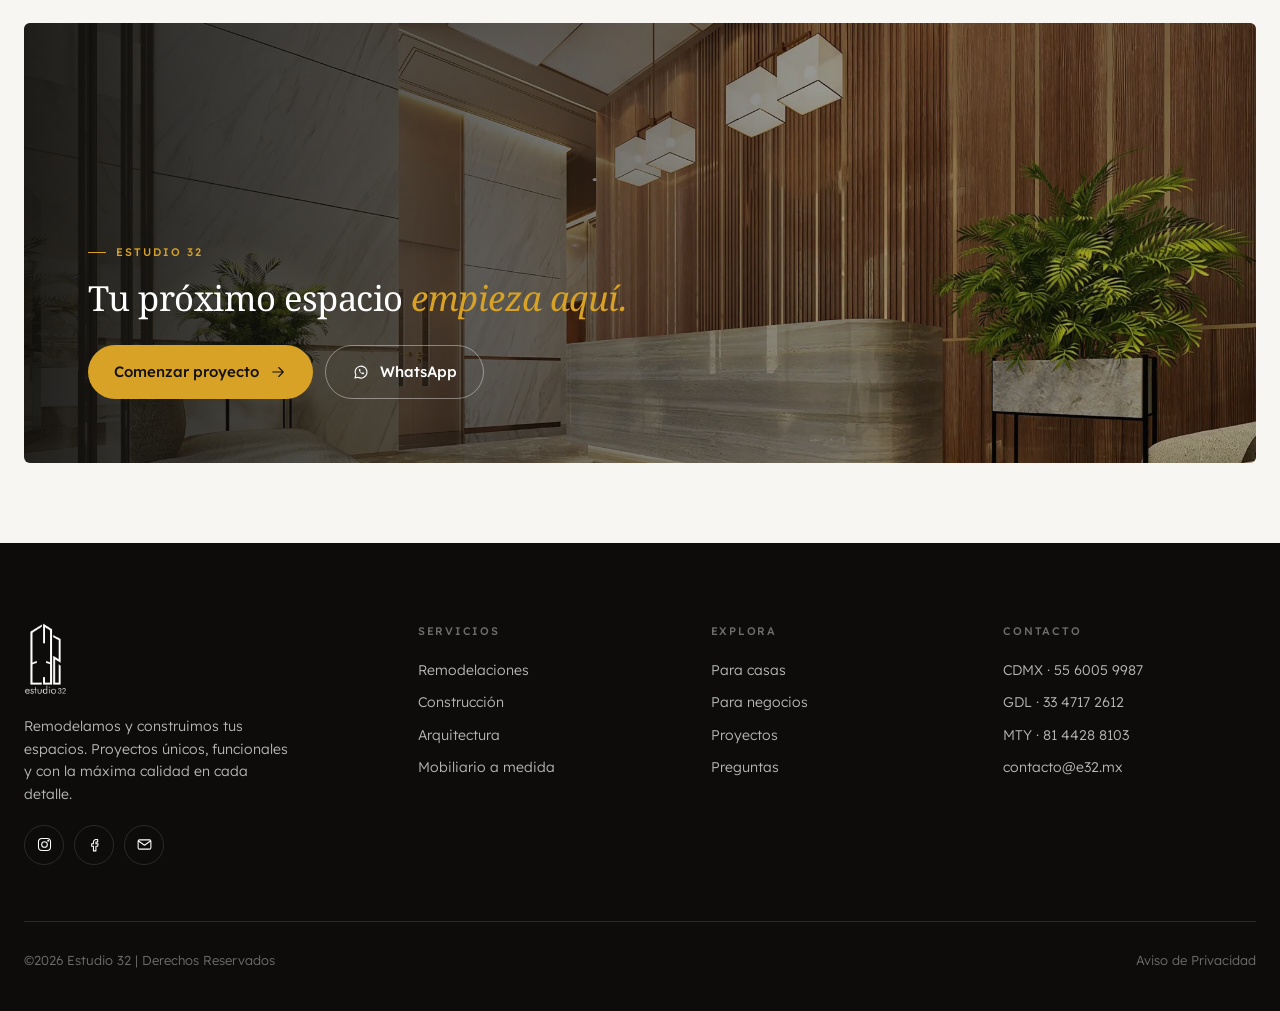
<file: negocios-b.html>
<!doctype html>
<html lang="es-MX">
<head>
<meta charset="utf-8">
<meta name="viewport" content="width=device-width,initial-scale=1,viewport-fit=cover">
<title>Estudio 32</title>
<meta name="description" content="Estudio 32: arquitectura, obra e interiorismo con un solo equipo. Render antes de empezar, presupuesto por escrito y reportes de avance.">
<meta name="theme-color" content="#0d0c0b">
<link rel="icon" href="media/img/logo.png">
<link rel="preconnect" href="https://fonts.googleapis.com"><link rel="preconnect" href="https://fonts.gstatic.com" crossorigin>
<link href="https://fonts.googleapis.com/css2?family=Lexend:wght@300;400;500&family=Instrument+Serif:ital@0;1&family=Noto+Serif:ital,wght@0,400;0,500;1,400&display=swap" rel="stylesheet">
<link rel="stylesheet" href="shared/e32.css?v=46">
</head>
<body>
<div id="app"></div>
<script src="shared/icons.js?v=46"></script>
<script src="shared/data.js?v=46"></script>
<script src="shared/sections2.js?v=46"></script>
<script src="shared/app.js?v=46"></script>
<script>E32.page('negocios','film')</script>
</body>
</html>
</file>
<file: shared/e32.css>
/* Estudio 32 — landing system (Livspace shell, E32 brand) */
:root{
  --ink:#121110; --ink-2:#2a2826; --body:#5d5954; --mute:#8f8a83;
  --paper:#f8f6f2; --stone:#f1ece5; --stone-2:#e8e2d8; --line:#1211101a; --line-2:#12111012;
  --gold:#d7a226; --gold-ink:#9a7212; --gold-soft:#f7ecd2;
  --dark:#0d0c0b; --dark-2:#191715; --dark-line:#ffffff1f;
  --r-lg:16px; --r:10px; --r-sm:8px; --r-pill:999px;
  --wrap:1240px; --gut:24px;
  --sec:80px;
  --f:'Lexend',system-ui,sans-serif; --serif:'Instrument Serif',Georgia,serif;
  --ease:cubic-bezier(.22,.8,.2,1);
  --shadow:0 1px 2px #1211100d,0 12px 40px -12px #12111026;
}
*{box-sizing:border-box;margin:0;padding:0}
html{-webkit-text-size-adjust:100%;scroll-behavior:smooth}
body{font-family:var(--f);font-weight:300;color:var(--ink);background:var(--paper);font-size:16px;line-height:1.6;-webkit-font-smoothing:antialiased;overflow-x:hidden}
img,video{display:block;max-width:100%}
a{color:inherit;text-decoration:none}
button{font:inherit;color:inherit;background:none;border:0;cursor:pointer}
:focus-visible{outline:2px solid var(--gold);outline-offset:3px;border-radius:6px}
.wrap{width:min(var(--wrap),100% - var(--gut)*2);margin-inline:auto}
.sr{position:absolute;width:1px;height:1px;overflow:hidden;clip:rect(0 0 0 0)}
.ico{width:1em;height:1em;flex:none;stroke:currentColor;fill:none;stroke-width:1.5;stroke-linecap:round;stroke-linejoin:round}

/* type */
.eyebrow{display:inline-flex;align-items:center;gap:10px;font-size:11px;font-weight:500;letter-spacing:.18em;text-transform:uppercase;color:var(--gold-ink)}
.eyebrow::before{content:"";width:18px;height:1px;background:currentColor}
.dark .eyebrow{color:var(--gold)}
h1,h2,h3{font-weight:400;letter-spacing:-.03em;line-height:1.02}
.h1{font-size:clamp(44px,6.4vw,92px)}
.h2{font-family:'Noto Serif',Georgia,serif;font-weight:400;font-size:clamp(28px,2.7vw,40px);letter-spacing:-.015em;line-height:1.15}
.h2 em{font-family:'Noto Serif',Georgia,serif;font-style:italic;letter-spacing:-.015em}
.h3{font-size:clamp(22px,2vw,28px);letter-spacing:-.02em;line-height:1.15}
em,.it{font-family:var(--serif);font-style:italic;font-weight:400;letter-spacing:-.01em}
.lead{font-size:clamp(17px,1.4vw,20px);color:var(--body);max-width:56ch}
.dark .lead{color:#ffffffb3}
.sec-head{display:flex;justify-content:space-between;align-items:flex-end;gap:32px;margin-bottom:28px}
.sec-head .h2{max-width:26ch;margin-top:10px}
.sec-head .lead{font-size:15px;max-width:42ch}
.sec-head .lead{max-width:44ch}

/* buttons */
.btn{display:inline-flex;align-items:center;justify-content:center;gap:10px;height:54px;padding:0 26px;border-radius:var(--r-pill);font-weight:500;font-size:15px;transition:transform .35s var(--ease),background .25s,color .25s,box-shadow .25s;white-space:nowrap}
.btn .ico{font-size:18px;transition:transform .35s var(--ease)}
.btn:hover .ico{transform:translateX(3px)}
.btn:active{transform:scale(.98)}
.btn-gold{background:var(--gold);color:var(--ink)}
.btn-gold:hover{background:#e3b03a;box-shadow:0 10px 30px -10px #d7a22699}
.btn-ink{background:var(--ink);color:#fff}
.btn-ink:hover{background:var(--ink-2)}
.btn-ghost{border:1px solid currentColor;color:inherit}
.btn-ghost:hover{background:#ffffff14}
.btn-light{background:#fff;color:var(--ink)}
.link{display:inline-flex;align-items:center;gap:8px;font-weight:500;border-bottom:1px solid currentColor;padding-bottom:2px}

/* promo + header */
.promo{background:var(--dark);color:#ffffffcc;font-size:13px;text-align:center;padding:9px 16px;letter-spacing:.01em}
.promo b{color:var(--gold);font-weight:500}
.hdr{position:sticky;top:0;z-index:50;background:#fbfaf7e6;backdrop-filter:saturate(1.4) blur(14px);-webkit-backdrop-filter:saturate(1.4) blur(14px);border-bottom:1px solid var(--line-2);transition:background .3s}
.hdr .wrap{display:flex;align-items:center;gap:28px;height:76px}
.brand{display:flex;align-items:center;gap:12px;font-weight:400;font-size:19px;letter-spacing:-.01em;white-space:nowrap;line-height:1.15}
.brand img{height:44px;width:auto;filter:invert(1)}
.brand small{display:block;font-size:10px;letter-spacing:.18em;text-transform:uppercase;color:var(--mute);margin-top:-2px}
.nav{display:flex;gap:24px;margin-left:auto;font-size:14px;font-weight:400;white-space:nowrap}
.nav a{color:var(--ink-2);position:relative;padding:6px 0}
.nav a::after{content:"";position:absolute;left:0;right:0;bottom:0;height:1px;background:var(--gold);transform:scaleX(0);transform-origin:left;transition:transform .35s var(--ease)}
.nav a:hover::after{transform:scaleX(1)}
.seg{display:flex;padding:4px;border-radius:var(--r-pill);background:var(--stone);font-size:13px;font-weight:500}
.seg a{padding:7px 14px;border-radius:var(--r-pill);color:var(--body)}
.seg a.on{background:#fff;color:var(--ink);box-shadow:0 1px 3px #12111018}
.hdr .btn{height:44px;padding:0 20px;font-size:14px}
.burger{display:none;width:44px;height:44px;border-radius:50%;background:var(--stone);align-items:center;justify-content:center;font-size:20px}

/* hero A — card carousel */
.hero-card{padding:20px 0 0}
.hc{position:relative;height:min(82vh,780px);min-height:560px;border-radius:var(--r-lg);overflow:hidden;background:var(--dark);color:#fff;isolation:isolate}
.hc-slide{position:absolute;inset:0;opacity:0;transition:opacity 1s var(--ease);pointer-events:none}
.hc-slide.on{opacity:1;pointer-events:auto}
.hc-media{position:absolute;inset:0;overflow:hidden}
.hc-media>img,.hc-media>video{width:100%;height:100%;object-fit:cover;transform:scale(1.08);transition:transform 7s linear}
.hc-slide.on .hc-media>img,.hc-slide.on .hc-media>video{transform:scale(1)}
.hc-slide::after{content:"";position:absolute;inset:0;background:linear-gradient(90deg,#0d0c0bd9 0%,#0d0c0b80 38%,#0d0c0b00 70%),linear-gradient(0deg,#0d0c0b99,#0d0c0b00 40%);z-index:1}
.hc-copy{position:absolute;z-index:2;left:clamp(24px,5vw,72px);bottom:clamp(96px,9vw,120px);max-width:600px}
.hc-copy .h1{margin:18px 0 20px;font-size:clamp(40px,4.6vw,68px)}
.hc-copy .lead{color:#ffffffc7;margin-bottom:30px;max-width:46ch}
.hc-copy>*{opacity:0;transform:translateY(18px);transition:opacity .8s var(--ease),transform .8s var(--ease)}
.hc-slide.on .hc-copy>*{opacity:1;transform:none}
.hc-slide.on .hc-copy>*:nth-child(2){transition-delay:.1s}.hc-slide.on .hc-copy>*:nth-child(3){transition-delay:.2s}.hc-slide.on .hc-copy>*:nth-child(4){transition-delay:.3s}
.hc-ctas{display:flex;gap:12px;flex-wrap:wrap}
.hc-ctas .btn-ghost{color:#fff;border-color:#ffffff66}
.hc-bar{position:absolute;z-index:3;left:clamp(24px,5vw,72px);right:clamp(24px,5vw,72px);bottom:32px;display:flex;align-items:center;gap:18px}
.hc-dots{display:flex;gap:8px;flex:1;max-width:420px}
.hc-dot{flex:1;height:3px;border-radius:3px;background:#ffffff38;overflow:hidden;position:relative}
.hc-dot i{position:absolute;inset:0;background:#fff;transform:scaleX(0);transform-origin:left}
.hc-dot.on i{animation:fill var(--dur,7s) linear forwards}
.hc-dot.done i{transform:scaleX(1)}
@keyframes fill{to{transform:scaleX(1)}}
.hc-nav{display:flex;gap:8px;margin-left:auto}
.hc-nav button{width:44px;height:44px;border-radius:50%;border:1px solid #ffffff4d;display:grid;place-items:center;font-size:18px;transition:background .25s}
.hc-nav button:hover{background:#ffffff1f}
.hc-tag{position:absolute;z-index:3;top:24px;right:24px;font-size:11px;letter-spacing:.12em;text-transform:uppercase;padding:7px 12px;border-radius:var(--r-pill);background:#0d0c0b66;backdrop-filter:blur(8px);color:#ffffffb3}
.hc-float{position:absolute;z-index:2;right:clamp(24px,4vw,56px);bottom:96px;width:230px;border-radius:var(--r);overflow:hidden;background:#fff;color:var(--ink);box-shadow:0 30px 60px -20px #0009;transform:translateY(24px);opacity:0;transition:all .9s .35s var(--ease)}
.hc-slide.on .hc-float{transform:none;opacity:1}
.hc-float img,.hc-float video{width:100%;aspect-ratio:4/5;object-fit:cover}
.hc-float div{padding:12px 14px;font-size:13px;display:flex;align-items:center;gap:8px}
.hc-float div .ico{color:var(--gold-ink)}
.hc-ba{position:absolute;inset:0}
.hc-ba img{position:absolute;inset:0;width:100%;height:100%;object-fit:cover}
.hc-ba .after{clip-path:inset(0 0 0 var(--x,100%));animation:wipe 5.5s 1s var(--ease) forwards}
.hc-slide:not(.on) .hc-ba .after{animation:none}
@keyframes wipe{0%{clip-path:inset(0 0 0 100%)}100%{clip-path:inset(0 0 0 0)}}

/* hero B — scroll film */
.film{position:relative;height:420vh;background:var(--dark);color:#fff}
.film-stick{position:sticky;top:0;height:100vh;height:100svh;overflow:hidden}
.film-stage{position:absolute;inset:0}
.film-stage video,.film-stage canvas,.film-stage img{position:absolute;inset:0;width:100%;height:100%;object-fit:cover}
.film-stage::after{content:"";position:absolute;inset:0;background:linear-gradient(0deg,#0d0c0bf2 0%,#0d0c0b99 32%,#0d0c0b00 64%),linear-gradient(90deg,#0d0c0bcc 0%,#0d0c0b66 40%,#0d0c0b00 66%)}
.film-copy{position:absolute;z-index:2;left:clamp(24px,5vw,80px);bottom:clamp(104px,12vh,140px);width:min(720px,calc(100% - 48px))}
.film-copy .h1{margin:0 0 18px;font-size:clamp(40px,5.2vw,78px)}
.film-copy>.eyebrow{margin-bottom:18px}
.film-step{grid-area:1/1;align-self:end;opacity:0;transform:translateY(24px);transition:opacity .6s var(--ease),transform .6s var(--ease);pointer-events:none}
.film-step{transition-duration:.25s}
.film-step.on{opacity:1;transform:none;pointer-events:auto;transition:opacity .7s .22s var(--ease),transform .7s .22s var(--ease)}
.film-steps{display:grid}
.film-hud{position:absolute;z-index:3;left:clamp(24px,5vw,80px);right:clamp(24px,5vw,80px);bottom:40px;display:flex;align-items:center;gap:20px;font-size:12px;letter-spacing:.14em;text-transform:uppercase;color:#ffffffa6}
.film-track{flex:1;height:2px;background:#ffffff2b;border-radius:2px;position:relative;max-width:520px}
.film-track i{position:absolute;left:0;top:0;bottom:0;background:var(--gold);width:calc(var(--p,0)*100%)}
.film-track b{position:absolute;top:50%;width:9px;height:9px;border-radius:50%;background:#fff;transform:translate(-50%,-50%);left:calc(var(--p,0)*100%);box-shadow:0 0 0 5px #d7a22640}
.film-label,.film-chips{}
.film-chips{position:absolute;inset:0;z-index:2;pointer-events:none}
.chip{position:absolute;display:flex;align-items:center;gap:8px;padding:9px 14px 9px 10px;border-radius:var(--r-pill);background:#fbfaf7f2;color:var(--ink);font-size:13px;font-weight:400;box-shadow:0 14px 34px -12px #0008;opacity:0;transform:translateY(12px) scale(.96);transition:all .6s var(--ease)}
.chip .ico{font-size:18px;color:var(--gold-ink);background:var(--gold-soft);border-radius:50%;padding:5px;width:28px;height:28px}
.chip::before{content:"";position:absolute;left:24px;top:100%;width:1px;height:34px;background:#fbfaf7aa}
.chip.on{opacity:1;transform:none}
.film-scroll{position:absolute;z-index:3;right:clamp(24px,5vw,80px);bottom:34px;display:flex;align-items:center;gap:10px;font-size:12px;letter-spacing:.14em;text-transform:uppercase;color:#ffffffa6}
.film-scroll span{width:22px;height:34px;border:1px solid #ffffff66;border-radius:12px;position:relative}
.film-scroll span::after{content:"";position:absolute;left:50%;top:7px;width:2px;height:7px;background:#fff;border-radius:2px;transform:translateX(-50%);animation:sc 1.6s infinite}
@keyframes sc{0%{opacity:0;transform:translate(-50%,0)}40%{opacity:1}100%{opacity:0;transform:translate(-50%,10px)}}
.film-label{position:absolute;z-index:3;top:104px;left:clamp(24px,5vw,80px);display:flex;gap:8px}
.film-label span{font-size:11px;letter-spacing:.14em;text-transform:uppercase;padding:7px 12px;border-radius:var(--r-pill);background:#0d0c0b59;backdrop-filter:blur(8px);color:#ffffffbf;transition:all .4s}
.film-label span.on{background:var(--gold);color:var(--ink)}

/* logos */
.logos{background:var(--dark);color:#fff;padding:44px 0}
.logos .wrap{display:flex;align-items:center;gap:48px}
.logos p{font-size:13px;color:#ffffff8c;max-width:180px;line-height:1.4;flex:none}
.marq{flex:1;overflow:hidden;mask-image:linear-gradient(90deg,transparent,#000 10%,#000 90%,transparent)}
.marq-in{display:flex;gap:72px;width:max-content;animation:marq 32s linear infinite;align-items:center}
.marq-in img{height:54px;width:auto;opacity:.78;transition:opacity .3s}
.marq-in img:hover{opacity:1}
@keyframes marq{to{transform:translateX(-50%)}}

/* stats */
.stats{padding:72px 0;border-bottom:1px solid var(--line)}
.stats .wrap{display:grid;grid-template-columns:repeat(4,1fr)}
.stat{padding:8px 32px;border-left:1px solid var(--line)}
.stat:first-child{border-left:0;padding-left:0}
.stat b{display:block;font-size:clamp(40px,4.6vw,64px);font-weight:300;letter-spacing:-.04em;line-height:1}
.stat b sup{font-size:.45em;color:var(--gold-ink);vertical-align:top;margin-left:2px}
.stat span{display:block;margin-top:12px;font-size:14px;color:var(--body)}

/* sections */
.sec{padding:var(--sec) 0}
.sec.stone{background:var(--stone)}
.sec.dark,.dark{background:var(--dark);color:#fff}

/* offerings */
.offer{display:grid;grid-template-columns:repeat(5,1fr);gap:16px}
.of{position:relative;border-radius:var(--r);overflow:hidden;aspect-ratio:3/4.4;background:var(--stone-2);color:#fff;isolation:isolate}
.of img{position:absolute;inset:0;width:100%;height:100%;object-fit:cover;transition:transform 1.2s var(--ease)}
.of:hover img{transform:scale(1.06)}
.of::after{content:"";position:absolute;inset:0;background:linear-gradient(0deg,#0d0c0be6 0%,#0d0c0b33 50%,#0d0c0b00 75%);z-index:1}
.of-in{position:absolute;z-index:2;left:20px;right:20px;bottom:20px}
.of-in .ico{font-size:28px;color:var(--gold);margin-bottom:14px}
.of h3{font-size:20px;font-weight:400;letter-spacing:-.01em;line-height:1.2}
.of p{font-size:13px;color:#ffffffb3;margin-top:8px;line-height:1.45;max-height:0;opacity:0;overflow:hidden;transition:all .5s var(--ease)}
.of:hover p,.of:focus-within p{max-height:120px;opacity:1}
.of .arr{position:absolute;z-index:2;top:16px;right:16px;width:38px;height:38px;border-radius:50%;background:#fff;color:var(--ink);display:grid;place-items:center;font-size:16px;transform:scale(.8);opacity:0;transition:all .4s var(--ease)}
.of:hover .arr{transform:none;opacity:1}

/* before/after slider */
.ba-grid{display:grid;grid-template-columns:1.35fr 1fr;gap:56px;align-items:center}
.ba{position:relative;border-radius:var(--r-lg);overflow:hidden;aspect-ratio:16/10.5;background:var(--stone-2);touch-action:pan-y;user-select:none;cursor:ew-resize}
.ba img{position:absolute;inset:0;width:100%;height:100%;object-fit:cover;pointer-events:none}
.ba .after{clip-path:inset(0 0 0 var(--x,50%))}
.ba-h{position:absolute;top:0;bottom:0;left:var(--x,50%);width:2px;background:#fff;transform:translateX(-1px);box-shadow:0 0 18px #0006}
.ba-h::after{content:"";position:absolute;top:50%;left:50%;width:56px;height:56px;border-radius:50%;background:#fff;transform:translate(-50%,-50%);box-shadow:0 10px 30px #0005}
.ba-h svg{position:absolute;top:50%;left:50%;transform:translate(-50%,-50%);z-index:1;font-size:22px;color:var(--ink)}
.ba-lab{position:absolute;top:20px;font-size:11px;letter-spacing:.14em;text-transform:uppercase;padding:8px 13px;border-radius:var(--r-pill);background:#0d0c0b80;color:#fff;backdrop-filter:blur(8px)}
.ba-lab.l{left:20px}.ba-lab.r{right:20px;background:var(--gold);color:var(--ink)}
.ba input{position:absolute;inset:0;opacity:0;cursor:ew-resize}
.feat{display:grid;gap:4px;margin-top:36px}
.feat li{list-style:none;display:flex;gap:16px;padding:18px 0;border-top:1px solid var(--line)}
.feat li:last-child{border-bottom:1px solid var(--line)}
.feat .ico{font-size:24px;color:var(--gold-ink);margin-top:2px}
.feat b{display:block;font-weight:500;font-size:16px}
.feat span{font-size:14px;color:var(--body)}
.note{display:inline-block;margin-top:16px;font-size:12px;color:var(--mute)}

/* ugc strip */
.ugc{overflow:hidden}
.ugc-row{display:flex;gap:16px;overflow-x:auto;scroll-snap-type:x mandatory;padding:4px max(var(--gut),(100vw - var(--wrap))/2) 8px;scrollbar-width:none;cursor:grab}
.ugc-row::-webkit-scrollbar{display:none}
.ugc-row{scroll-padding-inline:max(var(--gut),(100vw - var(--wrap))/2)}
.ugc-row.drag{cursor:grabbing;scroll-snap-type:none}
.uc{flex:none;width:clamp(220px,19vw,268px);aspect-ratio:9/16;border-radius:var(--r);overflow:hidden;position:relative;background:var(--dark-2);scroll-snap-align:start;isolation:isolate}
.uc video,.uc img{position:absolute;inset:0;width:100%;height:100%;object-fit:cover}
.uc::after{content:"";position:absolute;inset:0;background:linear-gradient(0deg,#0d0c0bcc,#0d0c0b00 40%);z-index:1;pointer-events:none}
.uc-cap{position:absolute;z-index:2;left:16px;right:16px;bottom:16px;color:#fff}
.uc-cap small{display:block;font-size:11px;letter-spacing:.14em;text-transform:uppercase;color:var(--gold);margin-bottom:6px}
.uc-cap b{font-size:16px;font-weight:400;line-height:1.25;display:block}
.uc-play{position:absolute;z-index:2;top:14px;right:14px;width:40px;height:40px;border-radius:50%;background:#fbfaf7e6;color:var(--ink);display:grid;place-items:center;font-size:15px;transition:transform .3s var(--ease)}
.uc:hover .uc-play{transform:scale(1.1)}
.uc-n{position:absolute;z-index:2;top:16px;left:16px;font-size:12px;color:#ffffffb3}
.ugc-ctl{display:flex;gap:8px}
.ugc-ctl button{width:48px;height:48px;border-radius:50%;border:1px solid var(--dark-line);display:grid;place-items:center;font-size:18px;color:#fff;transition:background .25s}
.ugc-ctl button:hover{background:#ffffff14}

/* projects */
.proj{display:grid;grid-template-columns:repeat(6,1fr);gap:14px;align-items:start}
.pj{border-radius:var(--r);overflow:hidden;background:#fff;box-shadow:var(--shadow)}
.pj-img{aspect-ratio:4/5.2;overflow:hidden}
.pj-img img{width:100%;height:100%;object-fit:cover;transition:transform 1.2s var(--ease)}
.pj:hover .pj-img img{transform:scale(1.05)}
.pj-cap{display:flex;align-items:center;justify-content:space-between;padding:16px 18px}
.pj-cap b{font-weight:400;font-size:14px;display:flex;align-items:center;gap:6px;line-height:1.3}
.pj-cap b .ico{color:var(--gold-ink)}
.pj-cap span{font-size:11px;color:var(--mute);letter-spacing:.08em;text-transform:uppercase;padding-left:20px}
.proj .pj:nth-child(even){margin-top:40px}
.pj-cap{flex-direction:column;align-items:flex-start;gap:2px}

/* vs table */
.vs{display:grid;grid-template-columns:1fr 1fr;border-radius:var(--r-lg);overflow:hidden;border:1px solid var(--line)}
.vs-col{padding:40px clamp(24px,4vw,48px)}
.vs-col.us{background:var(--ink);color:#fff}
.vs-col.them{background:#fff}
.vs-col h3{font-size:clamp(24px,2.4vw,32px);font-weight:400;letter-spacing:-.02em;display:flex;align-items:center;gap:14px;margin-bottom:28px}
.vs-col.us h3 img{height:36px;width:auto}
.vs-col ul{list-style:none}
.vs-col li{display:flex;gap:14px;align-items:center;padding:16px 0;border-top:1px solid var(--line);font-size:16px}
.vs-col.us li{border-color:var(--dark-line)}
.vs-col .ico{font-size:22px;flex:none}
.vs-col.us .ico{color:var(--gold)}
.vs-col.them li{color:var(--body)}
.vs-col.them .ico{color:#b9b2a8}

/* process */
.steps{display:grid;grid-template-columns:repeat(4,1fr);gap:0;position:relative;counter-reset:s}
.steps::before{content:"";position:absolute;left:0;right:0;top:27px;height:1px;background:var(--dark-line)}
.steps::after{content:"";position:absolute;left:0;top:27px;height:1px;background:var(--gold);width:calc(var(--sp,0)*100%);transition:width .2s linear}
.st{padding-right:32px;position:relative}
.st-n{width:54px;height:54px;border-radius:50%;border:1px solid var(--dark-line);display:grid;place-items:center;background:var(--dark);font-size:22px;color:var(--gold);position:relative;z-index:1;transition:all .5s var(--ease)}
.st.on .st-n{background:var(--gold);color:var(--ink);border-color:var(--gold)}
.st small{display:block;margin-top:28px;font-size:12px;letter-spacing:.14em;text-transform:uppercase;color:#ffffff73}
.st h3{font-size:22px;font-weight:400;letter-spacing:-.01em;margin:8px 0 10px;line-height:1.2}
.st p{font-size:15px;color:#ffffffa6;line-height:1.55}

/* benefits */
.ben{display:grid;grid-template-columns:repeat(3,1fr);gap:16px}
.bn{padding:32px;border-radius:var(--r);background:#fff;border:1px solid var(--line-2);transition:transform .5s var(--ease),box-shadow .5s}
.bn:hover{transform:translateY(-4px);box-shadow:var(--shadow)}
.bn .ico{font-size:30px;color:var(--gold-ink);margin-bottom:40px}
.bn h3{font-size:21px;font-weight:400;letter-spacing:-.01em;line-height:1.25;margin-bottom:10px}
.bn p{font-size:15px;color:var(--body)}

/* sectors (b2b) */
.sectors{display:grid;grid-template-columns:repeat(4,1fr);gap:1px;background:var(--line);border:1px solid var(--line);border-radius:var(--r-lg);overflow:hidden}
.sc{background:var(--paper);padding:32px 28px 36px;transition:background .3s}
.sc:hover{background:#fff}
.sc .ico{font-size:32px;color:var(--gold-ink)}
.sc h3{font-size:20px;font-weight:400;margin:48px 0 8px;letter-spacing:-.01em}
.sc p{font-size:14px;color:var(--body)}

/* testimonials */
.tst{display:grid;grid-template-columns:repeat(3,1fr);gap:16px}
.tq{padding:36px 32px;border-radius:var(--r);background:#fff;display:flex;flex-direction:column;gap:28px;border:1px solid var(--line-2)}
.tq .stars{display:flex;gap:3px;color:var(--gold);font-size:16px}
.tq .stars .ico{fill:currentColor;stroke:none}
.tq blockquote{font-size:19px;line-height:1.5;letter-spacing:-.01em;font-weight:300;flex:1}
.tq cite{display:flex;align-items:center;gap:12px;font-style:normal;font-size:14px}
.tq cite i{width:42px;height:42px;border-radius:50%;background:var(--stone);display:grid;place-items:center;font-style:normal;font-weight:500;color:var(--gold-ink)}
.tq cite b{display:block;font-weight:500}
.tq cite span{color:var(--mute);font-size:13px}

/* wall of love */
.wall{display:grid;grid-template-columns:repeat(4,1fr);gap:16px;align-items:start}
.wl-col{display:grid;gap:16px}
.wl-col:nth-child(2){margin-top:56px}.wl-col:nth-child(4){margin-top:28px}
.wl-q{padding:28px 26px;border-radius:var(--r);background:#fff;border:1px solid var(--line-2);display:grid;gap:22px}
.wl-q.big{background:var(--ink);color:#fff;border-color:var(--ink)}
.wl-q .stars{display:flex;gap:3px;color:var(--gold);font-size:15px}
.wl-q .stars .ico{fill:currentColor;stroke:none}
.wl-q blockquote{font-size:16px;line-height:1.55;letter-spacing:-.005em}
.wl-q.big blockquote{font-size:19px;line-height:1.5}
.wl-q cite{display:flex;align-items:center;gap:12px;font-style:normal;font-size:13px}
.wl-q cite i{width:38px;height:38px;flex:none;border-radius:50%;background:var(--stone);display:grid;place-items:center;font-style:normal;font-weight:500;color:var(--gold-ink);font-size:13px}
.wl-q.big cite i{background:#ffffff14;color:var(--gold)}
.wl-q cite b{display:block;font-weight:500;font-size:14px}
.wl-q cite span span{color:var(--mute)}
.wl-q.big cite span span{color:#ffffff80}
.wl-q cite .g{margin-left:auto;font-family:var(--f);font-style:normal;font-size:11px;letter-spacing:.08em;text-transform:uppercase;color:var(--mute);border:1px solid var(--line);padding:4px 9px;border-radius:var(--r-pill)}
.wl-q.big cite .g{color:#ffffff80;border-color:var(--dark-line)}
.wl-p{border-radius:var(--r);overflow:hidden;background:#fff;position:relative}
.wl-p img{width:100%;aspect-ratio:4/5;object-fit:cover}
.wl-p figcaption{position:absolute;left:12px;right:12px;bottom:12px;display:flex;align-items:center;gap:6px;padding:9px 12px;border-radius:var(--r-pill);background:#fbfaf7eb;backdrop-filter:blur(8px);font-size:13px}
.wl-p figcaption .ico{color:var(--gold-ink)}
.wl-p figcaption span{margin-left:auto;font-size:11px;color:var(--mute);letter-spacing:.06em;text-transform:uppercase}
.wl-v{position:relative;display:block;width:100%;aspect-ratio:9/14;border-radius:var(--r);overflow:hidden;background:var(--dark);isolation:isolate;text-align:left}
.wl-v img,.wl-v video{position:absolute;inset:0;width:100%;height:100%;object-fit:cover}
.wl-v::after{content:"";position:absolute;inset:0;background:linear-gradient(0deg,#0d0c0bcc,#0d0c0b00 45%);z-index:1}

/* faq */
.faq-grid{display:grid;grid-template-columns:1fr 1.5fr;gap:64px}
.faq details{border-top:1px solid var(--line)}
.faq details:last-child{border-bottom:1px solid var(--line)}
.faq summary{list-style:none;display:flex;justify-content:space-between;align-items:center;gap:24px;padding:24px 0;font-size:19px;font-weight:400;cursor:pointer;letter-spacing:-.01em}
.faq summary::-webkit-details-marker{display:none}
.faq summary span{width:36px;height:36px;border-radius:50%;border:1px solid var(--line);display:grid;place-items:center;flex:none;transition:transform .4s var(--ease),background .3s}
.faq details[open] summary span{transform:rotate(45deg);background:var(--gold);border-color:var(--gold)}
.faq details p{padding:0 56px 26px 0;color:var(--body);font-size:16px}

/* form */
.cta-grid{display:grid;grid-template-columns:1fr 1.05fr;gap:64px;align-items:start}
.cta-side .h2{margin:18px 0 22px}
.contact-list{list-style:none;margin-top:40px;display:grid;gap:2px}
.contact-list a{display:flex;align-items:center;gap:14px;padding:16px 0;border-top:1px solid var(--dark-line);font-size:16px;transition:color .25s}
.contact-list a:hover{color:var(--gold)}
.contact-list .ico{font-size:20px;color:var(--gold)}
.contact-list small{margin-left:auto;font-size:12px;color:#ffffff73;letter-spacing:.1em;text-transform:uppercase}
.form{background:#fff;color:var(--ink);border-radius:var(--r-lg);padding:clamp(24px,3.4vw,44px);display:grid;grid-template-columns:1fr 1fr;gap:16px}
.form h3{grid-column:1/-1;font-size:26px;font-weight:400;letter-spacing:-.02em}
.form p.sub{grid-column:1/-1;font-size:14px;color:var(--body);margin-top:-8px}
.fld{display:grid;gap:7px}
.fld.full{grid-column:1/-1}
.fld label{font-size:13px;font-weight:500;color:var(--ink-2)}
.fld,.cta-grid>*,.ba-grid>*,.faq-grid>*{min-width:0}
.fld input,.fld select{width:100%;min-width:0;text-overflow:ellipsis;height:52px;border-radius:var(--r-sm);border:1px solid var(--stone-2);background:var(--paper);padding:0 16px;font:inherit;font-size:15px;color:var(--ink);transition:border .2s,box-shadow .2s;appearance:none;-webkit-appearance:none}
.fld select{background-image:url("data:image/svg+xml,%3Csvg xmlns='http://www.w3.org/2000/svg' width='12' height='8' fill='none' stroke='%23121110' stroke-width='1.5'%3E%3Cpath d='m1 1.5 5 5 5-5'/%3E%3C/svg%3E");background-repeat:no-repeat;background-position:right 16px center;padding-right:40px}
.fld input:focus,.fld select:focus{outline:0;border-color:var(--gold);box-shadow:0 0 0 4px #d7a22626}
.form .btn{grid-column:1/-1;height:58px;margin-top:8px}
.form .legal{grid-column:1/-1;font-size:12px;color:var(--mute);text-align:center}
.form .legal a{text-decoration:underline}
.form-ok{grid-column:1/-1;display:none;padding:18px;border-radius:var(--r-sm);background:var(--gold-soft);font-size:14px}
.form.sent .form-ok{display:block}

/* final band + footer */
.band{position:relative;border-radius:var(--r-lg);overflow:hidden;min-height:440px;display:flex;align-items:flex-end;color:#fff;isolation:isolate}
.band img{position:absolute;inset:0;width:100%;height:100%;object-fit:cover;z-index:-2}
.band::before{content:"";position:absolute;inset:0;background:linear-gradient(90deg,#0d0c0be6,#0d0c0b4d 70%);z-index:-1}
.band-in{padding:clamp(28px,5vw,64px);max-width:720px}
.band-in .h2{margin:16px 0 28px;color:#fff}.band-in .h2 em{color:var(--gold)}
.ftr{background:var(--dark);color:#ffffffb3;padding:80px 0 40px;font-size:14px}
.ftr-top{display:grid;grid-template-columns:1.4fr 1fr 1fr 1fr;gap:40px;padding-bottom:56px;border-bottom:1px solid var(--dark-line)}
.ftr-top img{height:72px;width:auto;margin-bottom:20px}
.ftr h4{font-size:11px;letter-spacing:.16em;text-transform:uppercase;color:#ffffff66;font-weight:500;margin-bottom:18px}
.ftr ul{list-style:none;display:grid;gap:10px}
.ftr a:hover{color:#fff}
.soc{display:flex;gap:10px;margin-top:20px}
.soc a{width:40px;height:40px;border-radius:50%;border:1px solid var(--dark-line);display:grid;place-items:center;font-size:17px;color:#fff}
.soc a:hover{background:#ffffff14}
.ftr-bot{display:flex;justify-content:space-between;gap:16px;padding-top:28px;font-size:13px;color:#ffffff66}

/* sticky mobile cta */
.mcta{display:none}

/* modal */
.modal{position:fixed;inset:0;z-index:100;background:#0d0c0beb;display:none;align-items:center;justify-content:center;padding:24px}
.modal.on{display:flex}
.modal video{max-height:88vh;max-width:min(92vw,500px);border-radius:var(--r);background:#000}
.modal-x{position:absolute;top:20px;right:20px;width:48px;height:48px;border-radius:50%;background:#fff;color:var(--ink);display:grid;place-items:center;font-size:20px}

/* reveal */
.rv{opacity:0;transform:translateY(28px);transition:opacity 1s var(--ease),transform 1s var(--ease)}
.rv.in{opacity:1;transform:none}
.rv-d1{transition-delay:.08s}.rv-d2{transition-delay:.16s}.rv-d3{transition-delay:.24s}.rv-d4{transition-delay:.32s}

/* ---------- round 2 ---------- */
.h2 em{color:var(--gold-ink)}
.dark .h2 em{color:var(--gold)}
.sec-tight{padding:72px 0}
.lv-head{margin-bottom:24px}
.lv-head .h2{margin-top:10px}
.lv-head.center{text-align:center}
.lv-head.row{display:flex;justify-content:space-between;align-items:flex-end;gap:24px}
.lv-all{font-size:14px;text-decoration:underline;text-underline-offset:4px;white-space:nowrap}

/* renovar — Livspace categories */
.rn-row{display:grid;grid-template-columns:repeat(5,1fr);gap:20px}
.rn{position:relative;aspect-ratio:1;border-radius:6px;overflow:hidden;background:var(--stone-2);isolation:isolate}
.rn img,.rn video{position:absolute;inset:0;width:100%;height:100%;object-fit:cover;transition:transform 1.2s var(--ease),opacity .6s}
.rn video{opacity:0}.rn video.on{opacity:1}
.rn:hover img,.rn:hover video{transform:scale(1.05)}
.rn-lab{position:absolute;z-index:2;left:14px;bottom:14px;padding:7px 11px;border-radius:3px;background:#3b322bd9;color:#fff;font-size:11px;font-weight:500;letter-spacing:.12em;text-transform:uppercase;backdrop-filter:blur(6px)}
.rn-go{position:absolute;z-index:2;right:14px;bottom:14px;width:34px;height:34px;border-radius:50%;background:#fff;color:var(--ink);display:grid;place-items:center;font-size:15px;opacity:0;transform:translateX(-6px);transition:all .4s var(--ease)}
.rn:hover .rn-go{opacity:1;transform:none}
.sec-tight .note{margin-top:14px}
.lv-banner{position:relative;width:min(1600px,100% - var(--gut)*2);margin:0 auto var(--sec);aspect-ratio:16/5.4;min-height:440px;overflow:hidden;color:#fff;display:flex;align-items:flex-end;isolation:isolate}
.lv-banner>img{position:absolute;inset:0;width:100%;height:100%;object-fit:cover;z-index:-2}
.lv-banner::before{content:"";position:absolute;inset:0;z-index:-1;background:linear-gradient(90deg,#120d0acc,#120d0a33 55%,#120d0a00),linear-gradient(0deg,#120d0a99,#120d0a00 50%)}
.lv-banner .wrap{padding-bottom:56px}
.lvb-in{max-width:560px}
.lvb-in h2{font-family:'Noto Serif',Georgia,serif;font-size:clamp(30px,3vw,44px);font-weight:400;letter-spacing:-.015em;line-height:1.15}
.lvb-in h2 em{font-family:'Noto Serif',Georgia,serif}
.lvb-in h2 em{color:#fff}
.lvb-in p{margin:14px 0 22px;font-size:16px;color:#ffffffd9;max-width:44ch}
.btn-sq{display:inline-flex;align-items:center;height:40px;padding:0 18px;border-radius:3px;background:#fff;color:var(--ink);font-size:12px;font-weight:500;letter-spacing:.08em;text-transform:uppercase;transition:background .25s}
.btn-sq:hover{background:var(--gold)}

/* proyecto ideal — TripleTen */
.tt-head{display:flex;justify-content:space-between;align-items:flex-start;gap:24px;margin-bottom:40px}
.tt-h{font-family:'Noto Serif',Georgia,serif;font-size:clamp(28px,2.7vw,40px);font-weight:400;letter-spacing:-.015em;line-height:1.15;max-width:none}
.tt-h b{font-weight:400;font-style:italic;color:var(--gold-ink)}
.tt-pills{display:flex;gap:8px;flex-wrap:wrap}
.tt-pills span{padding:10px 14px;border-radius:8px;background:var(--stone);font-size:14px;font-weight:400}
.tt{display:grid;grid-template-columns:376px 1fr;gap:16px;align-items:stretch}
.tt-side{display:flex;flex-direction:column;gap:16px}
.tt-list{list-style:none;display:grid;gap:4px}
.tt-list button{position:relative;width:100%;text-align:left;padding:15px 16px;border-radius:10px;font-size:18px;font-weight:300;letter-spacing:-.01em;overflow:hidden;transition:color .3s}
.tt-list button span{position:relative;z-index:1}
.tt-list button i{position:absolute;inset:0;background:var(--gold-soft);opacity:0;transition:opacity .3s}
.tt-list button i::after{content:"";position:absolute;inset:0;background:var(--gold);transform:scaleX(0);transform-origin:left}
.tt-list button.on i{opacity:1}
.tt-list button.on{font-weight:400}
.tt-list button.run i::after{animation:fill 6.5s linear forwards}
.tt-list button.on.done i::after,.tt-list button.on:not(.run) i::after{transform:scaleX(.5)}
.tt-list button:not(.on):hover{background:var(--stone)}
.tt-stat{margin-top:auto;padding:28px;border-radius:24px 24px 24px 64px;background:var(--stone)}
.tt-stat span{font-size:13px;color:var(--body)}
.tt-stat b{display:block;font-size:64px;font-weight:300;letter-spacing:-.05em;line-height:1.05;margin:6px 0}
.tt-stat p{font-size:14px;color:var(--body);max-width:24ch}
.tt-stage{position:relative;border-radius:16px;overflow:hidden;min-height:560px;background:var(--dark)}
.tt-slide{position:absolute;inset:0;opacity:0;transition:opacity .7s var(--ease);pointer-events:none}
.tt-slide.on{opacity:1;pointer-events:auto}
.tt-slide>img,.tt-slide>video{position:absolute;inset:0;width:100%;height:100%;object-fit:cover}
.tt-slide>video{opacity:0;transition:opacity .6s}.tt-slide>video.on{opacity:1}
.tt-slide::after{content:"";position:absolute;inset:0;background:linear-gradient(0deg,#0d0c0bb3,#0d0c0b00 38%);pointer-events:none}
.tt-ba{position:absolute;z-index:2;left:24px;bottom:22px;color:#fff;font-size:13px;display:grid;gap:3px}
.tt-ba b{font-weight:500;font-size:14px;margin-bottom:4px}
.tt>*,.tt-list{min-width:0}
.tt-ba em{font-family:var(--f);letter-spacing:0;font-style:normal;color:#ffffffa6;display:inline-block;width:64px}
.tt-card{position:absolute;z-index:2;top:16px;right:16px;bottom:16px;width:min(360px,46%);background:#fff;border-radius:12px;padding:26px 24px;display:flex;flex-direction:column;color:var(--ink);transform:translateY(10px);opacity:0;transition:all .7s .15s var(--ease)}
.tt-slide.on .tt-card{transform:none;opacity:1}
.tt-card h3{font-size:clamp(26px,2.4vw,34px);font-weight:300;letter-spacing:-.03em;line-height:1.08}
.tt-chip{align-self:flex-start;margin:14px 0 16px;padding:6px 10px;border-radius:6px;background:var(--stone);font-size:13px}
.tt-card p{font-size:15px;color:var(--ink-2);line-height:1.5}
.tt-card ul{list-style:none;margin:20px 0 auto;display:grid;gap:9px}
.tt-card li{display:flex;gap:10px;align-items:center;font-size:14px}
.tt-card li .ico{color:var(--gold-ink);font-size:17px}
.tt-card .btn{align-self:flex-start;height:48px;margin-top:22px;border-radius:10px}
.tt-tag{position:absolute;z-index:3;left:20px;top:18px;font-size:10px;letter-spacing:.14em;text-transform:uppercase;padding:6px 10px;border-radius:999px;background:#0d0c0b66;color:#ffffffb3;backdrop-filter:blur(8px)}

/* proceso apilado — Clay */
.stk-sec{padding-bottom:40px}
.stk{display:grid;gap:0;margin-top:40px}

.stk-card{border-radius:24px!important}
.stk-card{position:sticky;top:calc(92px + var(--i)*16px);display:grid;grid-template-columns:1fr 1.05fr;gap:24px;min-height:min(540px,calc(100vh - 170px));padding:20px;border-radius:32px;margin-bottom:40px;transform:scale(var(--s,1));transform-origin:50% 0;filter:brightness(calc(1 - var(--d,0)*.25));transition:transform .1s linear;--tone:#9a7212;--bg:#fbf3e1;--chip:#f3dfb0}
.stk-card.t-sage{--tone:#4d6b2f;--bg:#f2f6e8;--chip:#dde8c4}
.stk-card.t-clay{--tone:#a3461c;--bg:#fcefe8;--chip:#f6d2c0}
.stk-card.t-ink{--tone:#d7a226;--bg:#16140f;--chip:#2c271d;color:#fff}
.stk-card{background:var(--bg)}
.stk-copy{padding:28px 20px 20px 22px;display:flex;flex-direction:column}
.stk-tag{display:inline-flex;align-items:center;align-self:flex-start;height:30px;border-radius:999px;background:var(--chip);position:relative;padding-left:0}
.stk-tag i{width:22px;height:30px;border-radius:999px;background:var(--chip);filter:brightness(.97);margin-right:-12px}
.stk-tag b{position:relative;z-index:1;height:30px;display:flex;align-items:center;padding:0 14px;border-radius:999px;background:var(--tone);color:#fff;font-size:11px;font-weight:500;letter-spacing:.16em;text-transform:uppercase}
.t-ink .stk-tag b{color:var(--ink)}
.stk-copy h3{font-size:clamp(30px,3.2vw,46px);font-weight:400;letter-spacing:-.035em;line-height:1.04;margin:22px 0 16px;max-width:15ch}
.stk-copy h3 span{color:var(--tone)}
.stk-copy>p{font-size:16px;color:var(--ink-2);max-width:44ch}
.t-ink .stk-copy>p{color:#ffffffb3}
.stk-proof{margin-top:auto;padding-top:32px;max-width:40ch}
.stk-proof span{display:flex;gap:2px;color:var(--tone);font-size:14px}
.stk-proof span .ico{fill:currentColor;stroke:none}
.stk-proof p{font-size:13.5px;margin-top:8px;color:var(--ink-2);line-height:1.5}
.stk-proof b{font-weight:500}
.t-ink .stk-proof p{color:#ffffffb3}
.stk-ctas{display:flex;gap:10px;margin-top:22px;flex-wrap:wrap}
.stk-ctas .btn{height:44px;padding:0 18px;border-radius:10px;font-size:14px}
.btn-tone{background:var(--tone);color:#fff}
.t-ink .btn-tone{color:var(--ink)}
.btn-tone:hover{filter:brightness(1.08)}
.btn-white{background:#fff;color:var(--ink)}
.stk-media{position:relative;border-radius:20px;overflow:hidden;background:#e9e3d8}
.stk-media>img,.stk-media>video{position:absolute;inset:0;width:100%;height:100%;object-fit:cover}
.stk-n{position:absolute;right:18px;top:12px;font-size:84px;font-weight:300;letter-spacing:-.06em;color:#fff;opacity:.9;line-height:1;text-shadow:0 6px 30px #0006}
.stk-ui{position:absolute;left:18px;bottom:18px;width:min(270px,70%);background:#fff;color:var(--ink);border-radius:16px;padding:16px 18px;box-shadow:0 20px 50px -18px #0007;display:grid;gap:8px;font-size:13px}
.stk-ui b{font-size:14px;font-weight:500}
.stk-ui span{display:flex;align-items:center;gap:8px;color:var(--ink-2)}
.stk-ui .ico{color:var(--gold-ink);font-size:15px}
.stk-ui em{justify-self:start;font-style:normal;font-size:11px;letter-spacing:.12em;text-transform:uppercase;padding:4px 8px;border-radius:6px;background:var(--gold-soft);color:var(--gold-ink)}
.cal-days{display:flex;gap:6px;margin-top:4px}
.cal-days i{flex:1;height:38px;border-radius:9px;background:var(--stone);display:grid;place-items:center;font-style:normal;font-size:12px}
.cal-days i.on{background:var(--ink);color:#fff}
.stk-ui.tl span i{width:12px;height:12px;border-radius:50%;border:1.5px solid var(--stone-2);flex:none}
.stk-ui.tl .s1 i{background:var(--gold);border-color:var(--gold)}
.stk-ui.tl .s2 i{border-color:var(--gold);box-shadow:0 0 0 4px #d7a22633}
.stk-ui.tl .s0{color:var(--mute)}
.stk-ui.done{grid-template-columns:auto 1fr;align-items:center;gap:2px 12px}
.stk-ui.done>.ico{grid-row:span 2;font-size:22px;width:40px;height:40px;padding:9px;border-radius:50%;background:var(--gold-soft)}

/* tips — Livspace reels */
.lv-tips{background:var(--stone)}
.tips-row{gap:24px}
.uc.tp{width:clamp(200px,15.2vw,216px);border-radius:4px}
.uc.tp .uc-cap b{font-size:14px}

/* contact card */
.q-card{background:#fff;color:var(--ink);border-radius:var(--r-lg);padding:clamp(28px,3.4vw,44px);display:grid;gap:22px;align-content:start}
.q-badge{justify-self:start;font-size:11px;letter-spacing:.14em;text-transform:uppercase;padding:6px 10px;border-radius:999px;background:var(--gold-soft);color:var(--gold-ink);font-weight:500}
.q-card h3{font-size:32px;font-weight:400;letter-spacing:-.03em}
.q-card ol{list-style:none;display:grid;gap:2px}
.q-card li{display:flex;align-items:center;gap:14px;padding:14px 0;border-top:1px solid var(--line);font-size:16px}
.q-card li i{width:30px;height:30px;border-radius:50%;background:var(--stone);display:grid;place-items:center;font-style:normal;font-size:13px;font-weight:500}
.q-card .btn{height:58px}
.q-card>p{font-size:13px;color:var(--mute);text-align:center}

/* lead modal */
html.lm-lock{overflow:hidden}
.lm{position:fixed;inset:0;z-index:120;background:#0d0c0bb3;backdrop-filter:blur(6px);display:flex;align-items:center;justify-content:center;padding:24px;opacity:0;transition:opacity .3s}
.lm.on{opacity:1}
.lm-box{width:min(980px,100%);height:min(640px,100%);display:grid;grid-template-columns:.85fr 1.15fr;background:#fff;border-radius:24px;overflow:hidden;transform:translateY(16px) scale(.98);transition:transform .45s var(--ease);box-shadow:0 40px 120px -30px #000a}
.lm.on .lm-box{transform:none}
.lm-aside{position:relative;color:#fff;display:flex;align-items:flex-end;padding:32px;isolation:isolate}
.lm-aside>img{position:absolute;inset:0;width:100%;height:100%;object-fit:cover;z-index:-2}
.lm-aside::before{content:"";position:absolute;inset:0;z-index:-1;background:linear-gradient(0deg,#0d0c0bf0,#0d0c0b40 70%)}
.lm-logo{height:48px;width:auto;margin-bottom:18px}
.lm-aside h3{font-size:28px;font-weight:400;letter-spacing:-.025em;line-height:1.1}
.lm-aside em{color:var(--gold)}
.lm-aside ul{list-style:none;margin-top:18px;display:grid;gap:9px;font-size:14px}
.lm-aside li{display:flex;gap:10px;align-items:center}
.lm-aside .ico{color:var(--gold)}
.lm-main{position:relative;padding:36px 40px 28px;display:flex;flex-direction:column;min-height:0;overflow:auto}
.lm-x{position:absolute;top:18px;right:18px;width:40px;height:40px;border-radius:50%;background:var(--stone);display:grid;place-items:center;font-size:18px;z-index:2}
.lm-prog{height:3px;border-radius:3px;background:var(--stone);margin-right:56px;overflow:hidden}
.lm-prog i{display:block;height:100%;width:0;background:var(--gold);transition:width .5s var(--ease)}
.lm-step{font-size:12px;color:var(--mute);margin-top:12px;letter-spacing:.04em}
.lm.done .lm-prog,.lm.done .lm-step{visibility:hidden}
.lm-pane{display:none;border:0;margin:20px 0 0;min-width:0}
.lm-pane.on{display:block;animation:lmIn .45s var(--ease)}
@keyframes lmIn{from{opacity:0;transform:translateX(14px)}to{opacity:1;transform:none}}
.lm-pane legend{font-size:26px;font-weight:400;letter-spacing:-.025em;line-height:1.15;margin-bottom:18px;padding:0}
.lm-pane legend.sub{font-size:17px;margin:24px 0 12px}
.lm-types{display:grid;grid-template-columns:1fr 1fr;gap:10px}
.lm-types label,.lm-pills label{cursor:pointer}
.lm-types input,.lm-pills input{position:absolute;opacity:0;pointer-events:none}
.lm-types span{display:flex;flex-direction:column;gap:18px;padding:18px;border-radius:14px;border:1px solid var(--stone-2);font-size:15px;min-height:118px;transition:all .25s}
.lm-types span .ico{font-size:26px;color:var(--gold-ink)}
.lm-types label:hover span{border-color:var(--ink)}
.lm-types input:checked+span{border-color:var(--ink);background:var(--ink);color:#fff}
.lm-types input:checked+span .ico{color:var(--gold)}
.lm-types input:focus-visible+span,.lm-pills input:focus-visible+span{outline:2px solid var(--gold);outline-offset:2px}
.lm-pills{display:flex;flex-wrap:wrap;gap:8px}
.lm-pills span{display:inline-block;padding:10px 14px;border-radius:999px;border:1px solid var(--stone-2);font-size:13.5px;transition:all .2s}
.lm-pills label:hover span{border-color:var(--ink)}
.lm-pills input:checked+span{background:var(--ink);border-color:var(--ink);color:#fff}
.lm-note{margin-top:14px;font-size:13px;color:var(--gold-ink)}
.lm-pane .fld{margin-bottom:12px}
.lm-pane .fld input.bad{border-color:#c2410c}
.lm-pane .legal{font-size:12px;color:var(--mute);margin-top:6px}
.lm-pane .legal a{text-decoration:underline}
.lm-nav{display:flex;align-items:center;gap:12px;margin-top:auto;padding-top:24px}
.lm-back{display:inline-flex;align-items:center;gap:6px;font-size:14px;color:var(--body);visibility:hidden}
.lm-err{flex:1;font-size:13px;color:#c2410c;text-align:right}
.lm-next{height:50px}
.lm.done .lm-nav{display:none}
.lm-ok{text-align:center;padding-top:40px}
.lm-ok.on{display:grid;justify-items:center;gap:14px}
.lm-check{width:68px;height:68px;border-radius:50%;background:var(--gold);color:var(--ink);display:grid;place-items:center;font-size:30px}
.lm-ok h3{font-size:30px;font-weight:400;letter-spacing:-.025em}
.lm-ok p{color:var(--body);max-width:38ch}
.lm-ok small{color:var(--mute);font-size:12px}

/* responsive */
@media (max-width:1200px){.brand span{display:none}}
@media (max-width:1080px){
  .rn-row{grid-template-columns:repeat(5,44%);overflow-x:auto;scroll-snap-type:x mandatory;margin-inline:calc(var(--gut)*-1);padding-inline:var(--gut);scrollbar-width:none}.rn{scroll-snap-align:start}
  .tt{grid-template-columns:1fr}.tt-list{display:flex;overflow-x:auto;gap:6px;scrollbar-width:none}.tt-list li{flex:none}.tt-list button{white-space:nowrap;font-size:15px;padding:11px 14px;border:1px solid var(--stone-2)}
  .tt-stat{display:none}
  .stk-card{grid-template-columns:1fr;min-height:0}.stk-media{aspect-ratio:16/10}
  .lm-box{grid-template-columns:1fr}.lm-aside{display:none}
  .nav{display:none}.burger{display:inline-flex;margin-left:auto}
  .offer{grid-template-columns:repeat(5,72%);overflow-x:auto;scroll-snap-type:x mandatory;margin-inline:calc(var(--gut)*-1);padding-inline:var(--gut);scrollbar-width:none}
  .offer .of{scroll-snap-align:start}
  .offer .of p{max-height:120px;opacity:1}
  .ba-grid,.faq-grid,.cta-grid{grid-template-columns:1fr;gap:40px}
  .steps{grid-template-columns:1fr 1fr;gap:40px 0}.steps::before,.steps::after{display:none}
  .sectors{grid-template-columns:1fr 1fr}
  .proj{grid-template-columns:repeat(3,1fr)}.proj .pj:nth-child(n){margin-top:0}.proj .pj:nth-child(3n+2){margin-top:32px}
  .wall{grid-template-columns:repeat(3,1fr)}.wl-col:nth-child(4){display:none}
  .ftr-top{grid-template-columns:1fr 1fr}
}
@media (max-width:760px){
  .sec-tight{padding:56px 0}
  .rn-row{grid-template-columns:repeat(5,62%);gap:12px}
  .lv-banner{aspect-ratio:auto;min-height:480px;width:100%}
  .lv-banner .wrap{padding-bottom:36px}
  .tt-head{flex-direction:column;margin-bottom:24px}.tt-h{font-size:38px}
  .tt-stage{min-height:0;aspect-ratio:auto;display:grid}
  .tt-slide{position:relative;display:none;grid-area:1/1}.tt-slide.on{display:block}
  .tt-slide>img{position:relative;display:block;height:300px}
  .tt-slide>video{position:absolute;inset:0 0 auto 0;height:300px}
  .tt-slide::after{height:300px;bottom:auto}
  .tt-ba{top:196px;bottom:auto}
  .tt-card{position:relative;inset:auto;width:auto;margin:-24px 12px 12px;border-radius:14px}
  .stk-card{top:calc(76px + var(--i)*10px);padding:12px;border-radius:24px;margin-bottom:24px}
  .stk-copy{padding:16px 10px 8px}.stk-copy h3{font-size:30px;margin:16px 0 12px}
  .stk-proof{padding-top:20px}
  .stk-n{font-size:56px}
  .uc.tp{width:46vw}.tips-row{gap:12px}
  .lv-head.row{align-items:flex-start}
  .lm{padding:0;align-items:flex-end}
  .lm-box{height:auto;max-height:94svh;border-radius:22px 22px 0 0}
  .lm-main{padding:26px 20px 20px}
  .lm-pane legend{font-size:22px}
  .lm-types span{min-height:96px;padding:14px;gap:12px;font-size:14px}
  :root{--sec:80px;--gut:16px}
  .promo{font-size:11.5px;white-space:nowrap;overflow:hidden;text-overflow:ellipsis;padding:8px 12px}
  .eyebrow{font-size:11px;letter-spacing:.12em}
  .h2{font-size:34px}
  .hdr .wrap{height:64px;gap:12px}
  .brand img{height:36px}.brand span{display:none}
  .hdr .btn{display:none}
  .seg{margin-left:auto}.seg a{padding:6px 11px}
  .burger{margin-left:0}
  .hero-card{padding-top:12px}
  .hc{height:auto;aspect-ratio:auto;min-height:0;height:calc(100svh - 120px);max-height:760px;border-radius:22px}
  .hc-slide::after{background:linear-gradient(0deg,#0d0c0bf2 0%,#0d0c0b99 45%,#0d0c0b1a 75%)}
  .hc-copy{left:20px;right:20px;bottom:86px}
  .hc-copy .h1{font-size:36px;margin:12px 0 14px}
  .hc-copy .lead{font-size:15px;margin-bottom:22px}
  .hc-ctas .btn{flex:1;height:50px;padding:0 16px}
  .hc-bar{left:20px;right:20px;bottom:24px}
  .hc-nav{display:none}.hc-dots{max-width:none}
  .hc-float{display:none}
  .hc-tag{top:16px;right:16px}
  .film{height:380vh}
  .film-copy{left:20px;right:20px;bottom:96px}
  .film-copy .h1{font-size:36px}
  
  .film-hud{left:20px;right:20px;bottom:30px}
  .film-scroll{display:none}
  .film-label{left:20px;top:84px}.film-label span:not(.on){display:none}
  .chip{font-size:12px;padding:7px 12px 7px 8px}
  .chip:nth-child(n+3){display:none}
  .chip:nth-child(1){left:auto!important;right:16px;top:16%!important}.chip:nth-child(2){left:16px!important;top:27%!important}
  .logos .wrap{flex-direction:column;align-items:flex-start;gap:20px}
  .logos p{max-width:none}
  .marq{width:100%}
  .marq-in{gap:48px}.marq-in img{height:44px}
  .stats .wrap{grid-template-columns:1fr 1fr;gap:32px 0}
  .stat{padding:0 16px}.stat:nth-child(odd){border-left:0;padding-left:0}
  .sec-head{flex-direction:column;align-items:flex-start;margin-bottom:36px;gap:16px}
  .proj{grid-template-columns:1fr 1fr;gap:12px}.proj .pj:nth-child(n){margin-top:0}.proj .pj:nth-child(even){margin-top:28px}
  .pj-cap{padding:12px}.pj-cap b{font-size:13px}
  .vs{grid-template-columns:1fr}
  .steps{grid-template-columns:1fr;gap:32px}
  .st{display:grid;grid-template-columns:54px 1fr;gap:0 20px;padding:0}
  .st small{margin-top:0}.st>div{grid-column:2}
  .ben,.tst{grid-template-columns:1fr}
  .wall{grid-template-columns:1fr 1fr;gap:12px}.wl-col{gap:12px}.wl-col:nth-child(n){margin-top:0}.wl-col:nth-child(even){margin-top:32px}
  .wl-q{padding:20px 18px;gap:16px}.wl-q blockquote,.wl-q.big blockquote{font-size:14px}.wl-q cite .g{display:none}.wl-q cite i{display:none}
  .sectors{grid-template-columns:1fr}
  .sc h3{margin-top:24px}
  .form{grid-template-columns:1fr}
  .faq summary{font-size:17px}.faq details p{padding-right:0}
  .ftr-top{grid-template-columns:1fr}
  .ftr-bot{flex-direction:column}
  .band{min-height:420px}
  .mcta{display:flex;position:fixed;z-index:60;left:12px;right:12px;bottom:12px;gap:8px;transform:translateY(140%);transition:transform .5s var(--ease)}
  .mcta.on{transform:none}
  .mcta .btn{flex:1;height:52px;box-shadow:0 12px 30px -8px #0007}
  .mcta .btn-ink{flex:none;width:52px;padding:0}
}
@media (prefers-reduced-motion:reduce){
  *,*::before,*::after{animation-duration:.01ms!important;animation-iteration-count:1!important;transition-duration:.01ms!important;scroll-behavior:auto!important}
  .rv{opacity:1;transform:none}
  .film{height:auto}.film-stick{position:relative;height:100svh}
  .marq-in{animation:none}
}

/* Livspace-wide polish */
.stats{padding:48px 0;border-bottom:0;background:#fff}
.stat b{font-family:'Noto Serif',Georgia,serif;font-weight:400;letter-spacing:-.02em}
.sec.alt{background:var(--stone)}
.sec.white{background:#fff}
.lv-contact{background:var(--stone);color:var(--ink)}
.lv-contact .eyebrow{color:var(--gold-ink)}
.lv-contact .lead{color:var(--body)}
.lv-contact .contact-list a{border-color:var(--line)}
.lv-contact .contact-list .ico{color:var(--gold-ink)}
.lv-contact .contact-list small{color:var(--mute)}
.lv-contact .q-card{border:1px solid var(--line-2)}
.vs{border-radius:var(--r-lg)}
.band{border-radius:6px}
.of,.pj,.wl-q,.wl-p,.wl-v,.bn,.tq,.uc{border-radius:6px}
.logos{padding:36px 0}

/* step media + animated UI (Clay motion) */
.stk-media>video{opacity:0;transition:opacity .6s}.stk-media>video.on{opacity:1}
.stk-ui{opacity:0;transform:translateY(18px) scale(.97);transition:all .7s .25s var(--ease)}
.live .stk-ui{opacity:1;transform:none}
.stk-ui span,.cal-days i{opacity:0;transform:translateX(-8px);transition:all .5s var(--ease)}
.live .stk-ui span,.live .cal-days i{opacity:1;transform:none}
.live .stk-ui span:nth-of-type(1),.live .cal-days i:nth-child(1){transition-delay:.55s}
.live .stk-ui span:nth-of-type(2),.live .cal-days i:nth-child(2){transition-delay:.7s}
.live .stk-ui span:nth-of-type(3),.live .cal-days i:nth-child(3){transition-delay:.85s}
.live .stk-ui span:nth-of-type(4),.live .cal-days i:nth-child(4){transition-delay:1s}
.live .cal-days i:nth-child(5){transition-delay:1.15s}
.live .cal-days i.on{animation:pick .6s 1.5s var(--ease) both}
@keyframes pick{0%{background:var(--stone);color:inherit;transform:scale(1)}50%{transform:scale(1.12)}100%{background:var(--ink);color:#fff;transform:scale(1)}}
.stk-ui.list .ico{transform:scale(0);transition:transform .4s var(--ease)}
.live .stk-ui.list span:nth-of-type(1) .ico{transform:scale(1);transition-delay:.9s}
.live .stk-ui.list span:nth-of-type(2) .ico{transform:scale(1);transition-delay:1.15s}
.live .stk-ui.list span:nth-of-type(3) .ico{transform:scale(1);transition-delay:1.4s}
.live .stk-ui.list span:nth-of-type(4) .ico{transform:scale(1);transition-delay:1.65s}
.stk-ui.tl .s2 i{animation:pulse 1.6s infinite}
@keyframes pulse{50%{box-shadow:0 0 0 7px #d7a22622}}
.stk-ui.done>.ico{transform:rotate(-40deg) scale(.6);transition:transform .8s .6s var(--ease)}
.live .stk-ui.done>.ico{transform:none}
.stk-n{opacity:0;transform:translateY(12px);transition:all .8s .1s var(--ease)}
.live .stk-n{opacity:.92;transform:none}
@media (prefers-reduced-motion:reduce){.stk-ui,.stk-ui span,.cal-days i,.stk-n,.stk-ui .ico{opacity:1!important;transform:none!important}}
.logos{background:#fff;color:var(--ink);border-bottom:1px solid var(--line-2)}
.logos p{color:var(--body)}
.marq-in img{filter:invert(1) grayscale(1);opacity:.62}
.marq-in img:hover{opacity:.95}
.stats{border-bottom:1px solid var(--line-2)}
.lm[hidden]{display:none!important}
.tt-list button{cursor:pointer}
@media (max-width:1080px){.lm-box{height:auto;max-height:calc(100svh - 48px)}}

/* stills: slow Ken Burns instead of AI loops */
.kb{animation:kb 14s ease-in-out infinite alternate;transform-origin:50% 55%}
@keyframes kb{from{transform:scale(1)}to{transform:scale(1.08) translate(-1%,-1%)}}
.rn:hover img.kb{animation-play-state:paused}
@media (prefers-reduced-motion:reduce){.kb{animation:none}}

.btn-wa{background:#25d366;color:#fff}
.btn-wa:hover{background:#1ebe5b}
.mcta .btn-wa{flex:none;width:52px;padding:0;font-size:22px}
.lm-ok .btn-wa{height:54px;font-size:15px}
.rn-row,.offer{scroll-padding-inline:var(--gut)}
</file>
